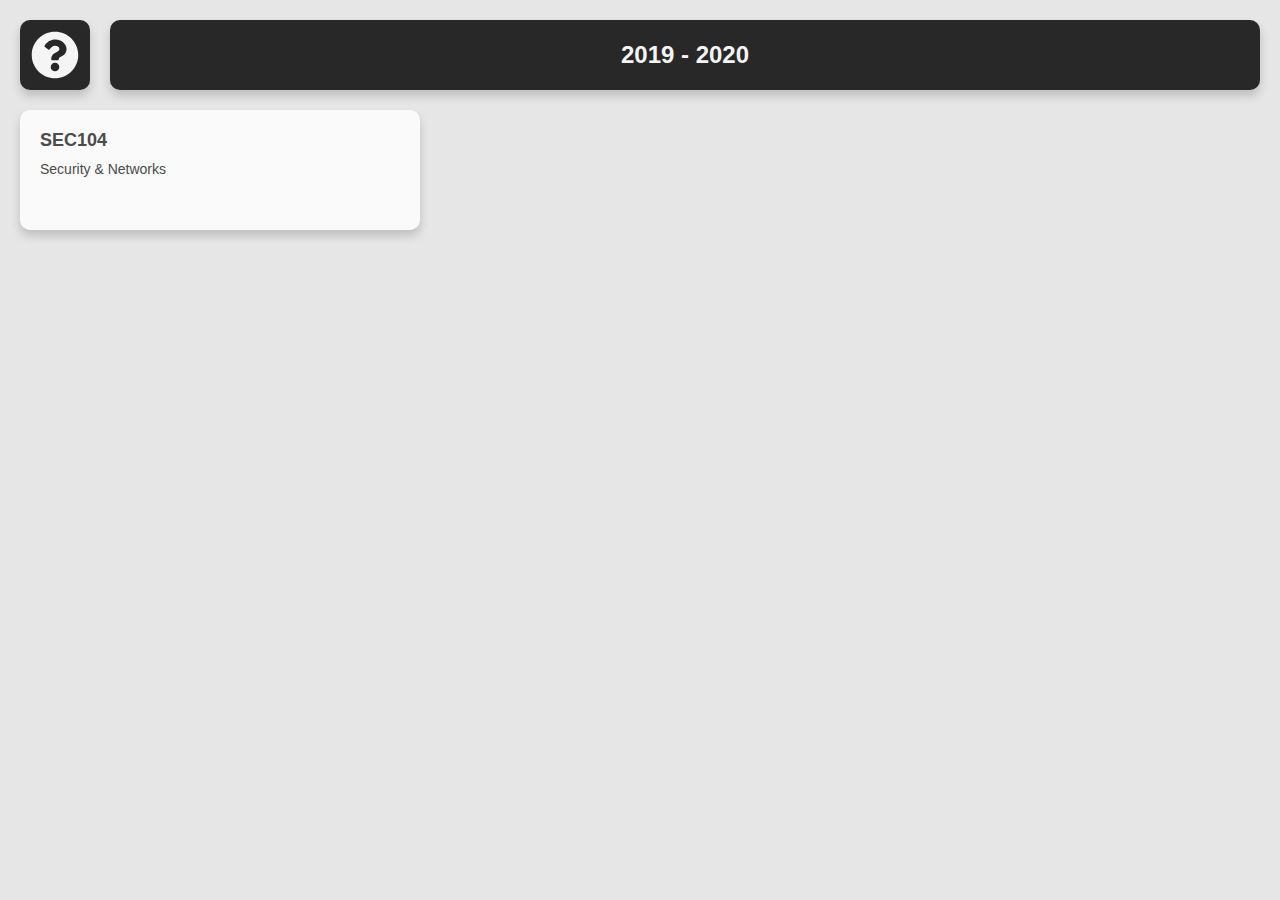
<file: index.html>
<!DOCTYPE html>
<html>
	<head>
		<link rel="stylesheet" href="./assets/css/light.css" data-color="light" class="theme-css">
		<link rel="stylesheet" href="./assets/css/resize.css">
		<link rel="apple-touch-icon" sizes="180x180" href="./assets/img/favicon/apple-touch-icon.png">
		<link rel="icon" type="image/png" sizes="32x32" href="./assets/img/favicon/favicon-32x32.png">
		<link rel="icon" type="image/png" sizes="16x16" href="./assets/img/favicon/favicon-16x16.png">
		<link rel="manifest" href="./assets/img/favicon/site.webmanifest">
		<link rel="mask-icon" href="./assets/img/favicon/safari-pinned-tab.svg" color="#5bbad5">
		<link rel="shortcut icon" href="./assets/img/favicon/favicon.ico">
		<meta name="msapplication-TileColor" content="#2d89ef">
		<meta name="msapplication-config" content="./assets/img/favicon/browserconfig.xml">
		<meta name="viewport" content="width=device-width, initial-scale=1.0">
		<meta name="mobile-web-app-capable" content="yes">
		<meta name="theme-color" content="#141414">
		<script src="./assets/js/main.js" class="js-file"></script>
		<title>University Revision Notes</title>
	</head>
	<body>
		<div class="cards-wrapper noselect">
			<a href="https://www.github.com/Xtrendence/University-Revision/">
				<svg class="help-icon" xmlns="http://www.w3.org/2000/svg" viewBox="0 0 512 512"><path d="M504 256c0 136.997-111.043 248-248 248S8 392.997 8 256C8 119.083 119.043 8 256 8s248 111.083 248 248zM262.655 90c-54.497 0-89.255 22.957-116.549 63.758-3.536 5.286-2.353 12.415 2.715 16.258l34.699 26.31c5.205 3.947 12.621 3.008 16.665-2.122 17.864-22.658 30.113-35.797 57.303-35.797 20.429 0 45.698 13.148 45.698 32.958 0 14.976-12.363 22.667-32.534 33.976C247.128 238.528 216 254.941 216 296v4c0 6.627 5.373 12 12 12h56c6.627 0 12-5.373 12-12v-1.333c0-28.462 83.186-29.647 83.186-106.667 0-58.002-60.165-102-116.531-102zM256 338c-25.365 0-46 20.635-46 46 0 25.364 20.635 46 46 46s46-20.636 46-46c0-25.365-20.635-46-46-46z"/></svg>
			</a>
			<span class="card-divider one-icon">2019 - 2020</span>
			<a href="./modules/sec104/index.html">
				<div class="card">
					<span class="card-title">SEC104</span>
					<span class="card-subtitle">Security &amp; Networks</span>
				</div>
			</a>
		</div>
	</body>
</html>
</file>
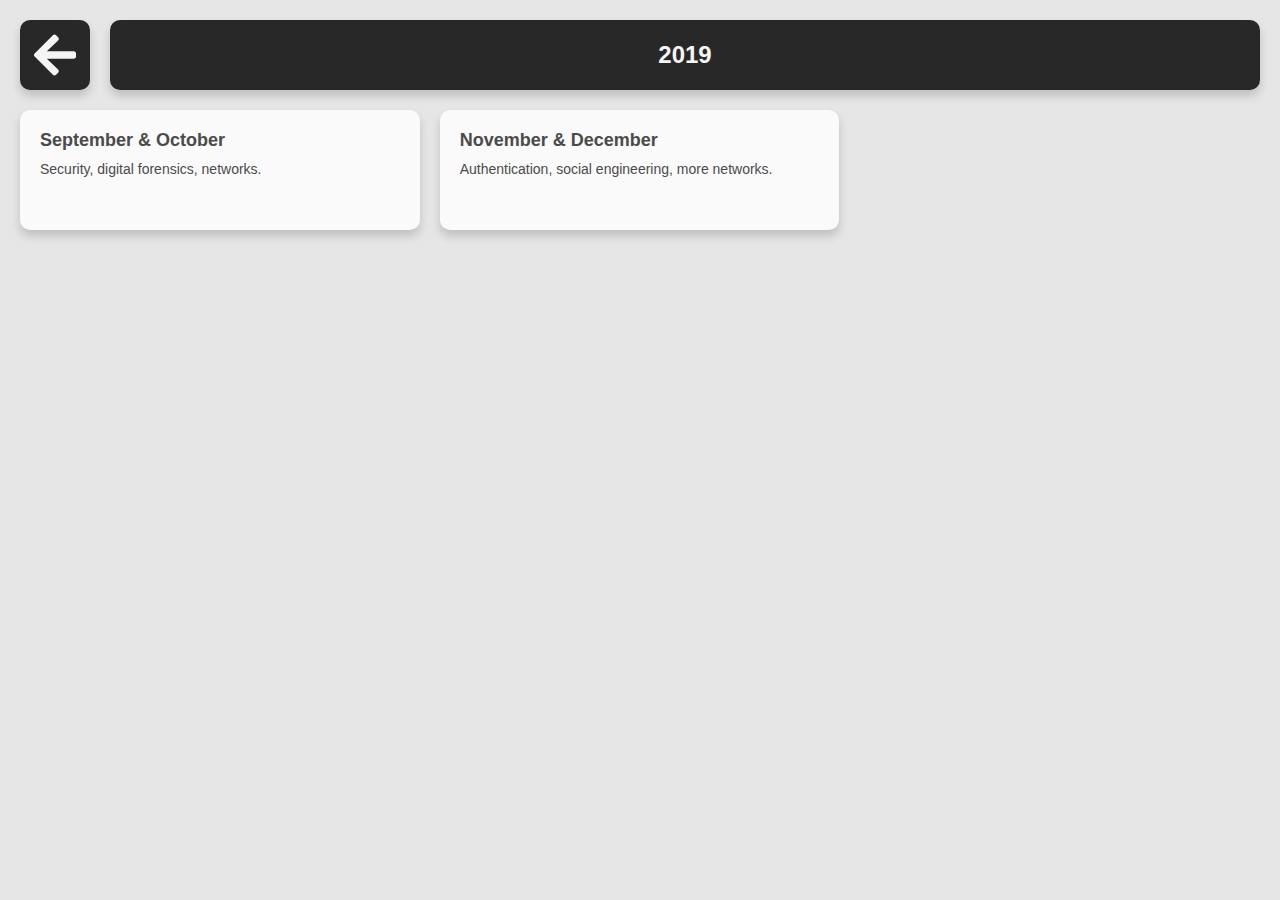
<file: modules/sec104/index.html>
<!DOCTYPE html>
<html>
	<head>
		<link rel="apple-touch-icon" sizes="180x180" href="../../assets/img/favicon/apple-touch-icon.png">
		<link rel="icon" type="image/png" sizes="32x32" href="../../assets/img/favicon/favicon-32x32.png">
		<link rel="icon" type="image/png" sizes="16x16" href="../../assets/img/favicon/favicon-16x16.png">
		<link rel="manifest" href="../../assets/img/favicon/site.webmanifest">
		<link rel="mask-icon" href="../../assets/img/favicon/safari-pinned-tab.svg" color="#5bbad5">
		<link rel="shortcut icon" href="../../assets/img/favicon/favicon.ico">
		<meta name="msapplication-TileColor" content="#2d89ef">
		<meta name="msapplication-config" content="../../assets/img/favicon/browserconfig.xml">
		<link rel="stylesheet" href="../../assets/css/light.css" data-color="light" class="theme-css">
		<link rel="stylesheet" href="../../assets/css/resize.css">
		<meta name="viewport" content="width=device-width, initial-scale=1.0">
		<meta name="mobile-web-app-capable" content="yes">
		<meta name="theme-color" content="#141414">
		<script src="../../assets/js/main.js" class="js-file"></script>
		<title>SEC104 Revision Notes</title>
	</head>
	<body>
		<div class="cards-wrapper noselect">
			<a href="../../index.html">
				<svg class="back-icon" xmlns="http://www.w3.org/2000/svg" viewBox="0 0 448 512"><path d="M257.5 445.1l-22.2 22.2c-9.4 9.4-24.6 9.4-33.9 0L7 273c-9.4-9.4-9.4-24.6 0-33.9L201.4 44.7c9.4-9.4 24.6-9.4 33.9 0l22.2 22.2c9.5 9.5 9.3 25-.4 34.3L136.6 216H424c13.3 0 24 10.7 24 24v32c0 13.3-10.7 24-24 24H136.6l120.5 114.8c9.8 9.3 10 24.8.4 34.3z"/></svg>
			</a>
			<span class="card-divider one-icon">2019</span>
			<a href="./september-october/index.html">
				<div class="card">
					<span class="card-title">September &amp; October</span>
					<span class="card-subtitle">Security, digital forensics, networks.</span>
				</div>
			</a>
			<a href="./november-december/index.html">
				<div class="card">
					<span class="card-title">November &amp; December</span>
					<span class="card-subtitle">Authentication, social engineering, more networks.</span>
				</div>
			</a>
			<!-- <span class="card-divider">2020</span> -->
		</div>
	</body>
</html>
</file>
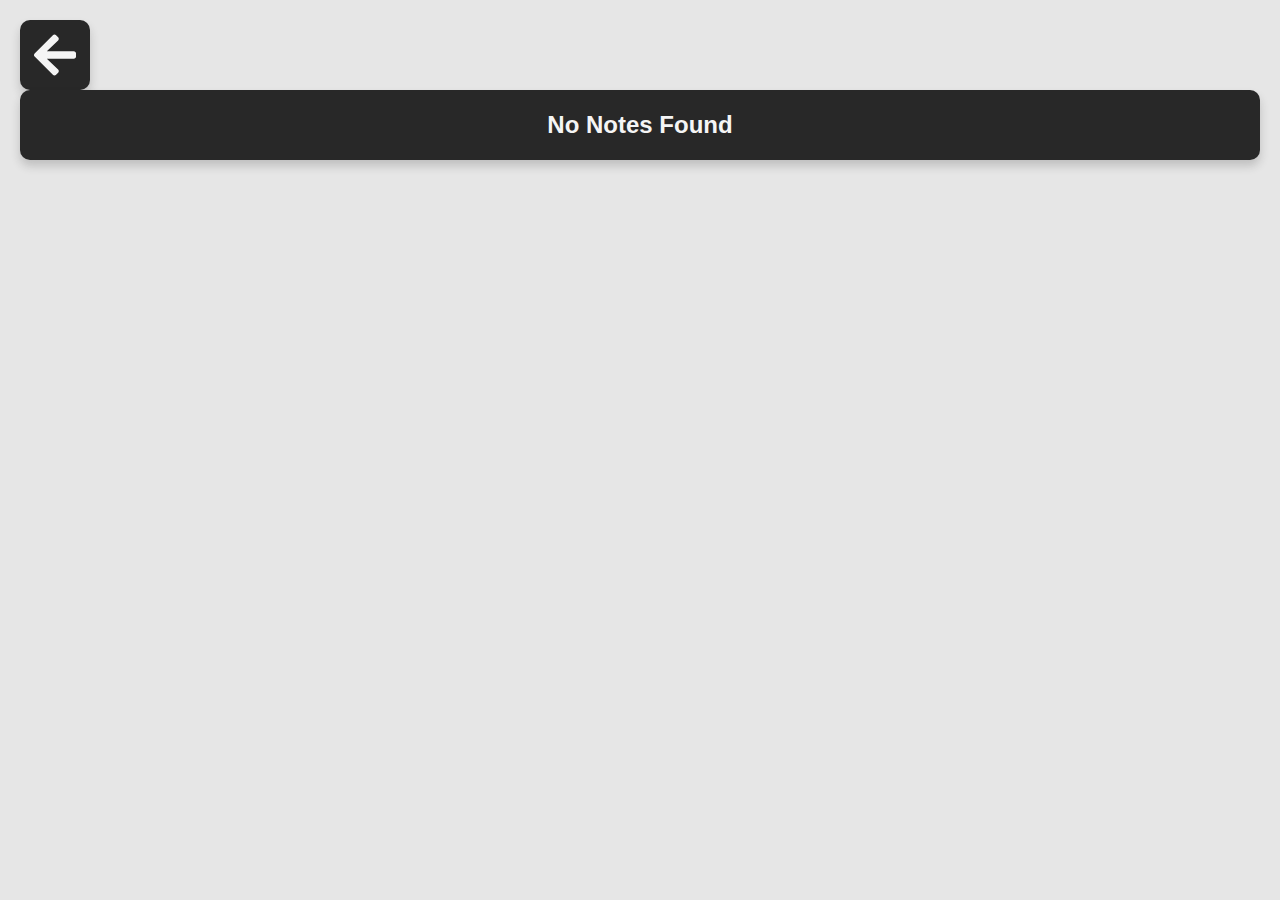
<file: modules/soft152/index.html>
<!DOCTYPE html>
<html>
	<head>
		<link rel="apple-touch-icon" sizes="180x180" href="../../assets/img/favicon/apple-touch-icon.png">
		<link rel="icon" type="image/png" sizes="32x32" href="../../assets/img/favicon/favicon-32x32.png">
		<link rel="icon" type="image/png" sizes="16x16" href="../../assets/img/favicon/favicon-16x16.png">
		<link rel="manifest" href="../../assets/img/favicon/site.webmanifest">
		<link rel="mask-icon" href="../../assets/img/favicon/safari-pinned-tab.svg" color="#5bbad5">
		<link rel="shortcut icon" href="../../assets/img/favicon/favicon.ico">
		<meta name="msapplication-TileColor" content="#2d89ef">
		<meta name="msapplication-config" content="../../assets/img/favicon/browserconfig.xml">
		<link rel="stylesheet" href="../../assets/css/light.css" data-color="light" class="theme-css">
		<link rel="stylesheet" href="../../assets/css/resize.css">
		<meta name="viewport" content="width=device-width, initial-scale=1.0">
		<meta name="mobile-web-app-capable" content="yes">
		<meta name="theme-color" content="#141414">
		<script src="../../assets/js/main.js" class="js-file"></script>
		<title>SOFT152 Revision Notes</title>
	</head>
	<body>
		<div class="cards-wrapper noselect">
			<a href="../../index.html">
				<svg class="back-icon" xmlns="http://www.w3.org/2000/svg" viewBox="0 0 448 512"><path d="M257.5 445.1l-22.2 22.2c-9.4 9.4-24.6 9.4-33.9 0L7 273c-9.4-9.4-9.4-24.6 0-33.9L201.4 44.7c9.4-9.4 24.6-9.4 33.9 0l22.2 22.2c9.5 9.5 9.3 25-.4 34.3L136.6 216H424c13.3 0 24 10.7 24 24v32c0 13.3-10.7 24-24 24H136.6l120.5 114.8c9.8 9.3 10 24.8.4 34.3z"/></svg>
			</a>
			<span class="card-divider">2019</span>
			<!-- <a href="">
				<div class="card">
					<span class="card-title"></span>
					<span class="card-subtitle"></span>
				</div>
			</a> -->
		</div>
	</body>
</html>
</file>
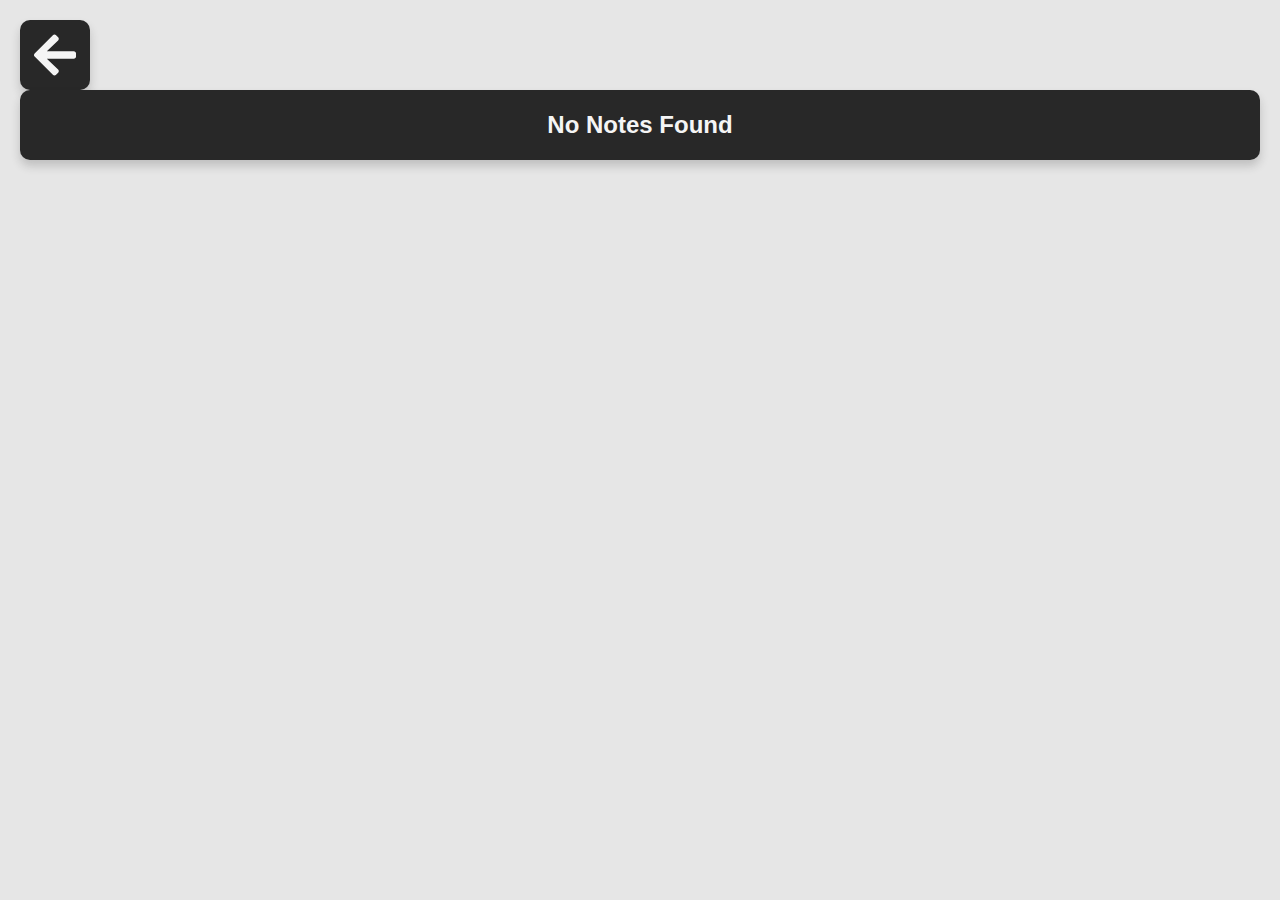
<file: modules/soft166/index.html>
<!DOCTYPE html>
<html>
	<head>
		<link rel="apple-touch-icon" sizes="180x180" href="../../assets/img/favicon/apple-touch-icon.png">
		<link rel="icon" type="image/png" sizes="32x32" href="../../assets/img/favicon/favicon-32x32.png">
		<link rel="icon" type="image/png" sizes="16x16" href="../../assets/img/favicon/favicon-16x16.png">
		<link rel="manifest" href="../../assets/img/favicon/site.webmanifest">
		<link rel="mask-icon" href="../../assets/img/favicon/safari-pinned-tab.svg" color="#5bbad5">
		<link rel="shortcut icon" href="../../assets/img/favicon/favicon.ico">
		<meta name="msapplication-TileColor" content="#2d89ef">
		<meta name="msapplication-config" content="../../assets/img/favicon/browserconfig.xml">
		<link rel="stylesheet" href="../../assets/css/light.css" data-color="light" class="theme-css">
		<link rel="stylesheet" href="../../assets/css/resize.css">
		<meta name="viewport" content="width=device-width, initial-scale=1.0">
		<meta name="mobile-web-app-capable" content="yes">
		<meta name="theme-color" content="#141414">
		<script src="../../assets/js/main.js" class="js-file"></script>
		<title>SOFT166 Revision Notes</title>
	</head>
	<body>
		<div class="cards-wrapper noselect">
			<a href="../../index.html">
				<svg class="back-icon" xmlns="http://www.w3.org/2000/svg" viewBox="0 0 448 512"><path d="M257.5 445.1l-22.2 22.2c-9.4 9.4-24.6 9.4-33.9 0L7 273c-9.4-9.4-9.4-24.6 0-33.9L201.4 44.7c9.4-9.4 24.6-9.4 33.9 0l22.2 22.2c9.5 9.5 9.3 25-.4 34.3L136.6 216H424c13.3 0 24 10.7 24 24v32c0 13.3-10.7 24-24 24H136.6l120.5 114.8c9.8 9.3 10 24.8.4 34.3z"/></svg>
			</a>
			<span class="card-divider">2019</span>
			<!-- <a href="">
				<div class="card">
					<span class="card-title"></span>
					<span class="card-subtitle"></span>
				</div>
			</a> -->
		</div>
	</body>
</html>
</file>
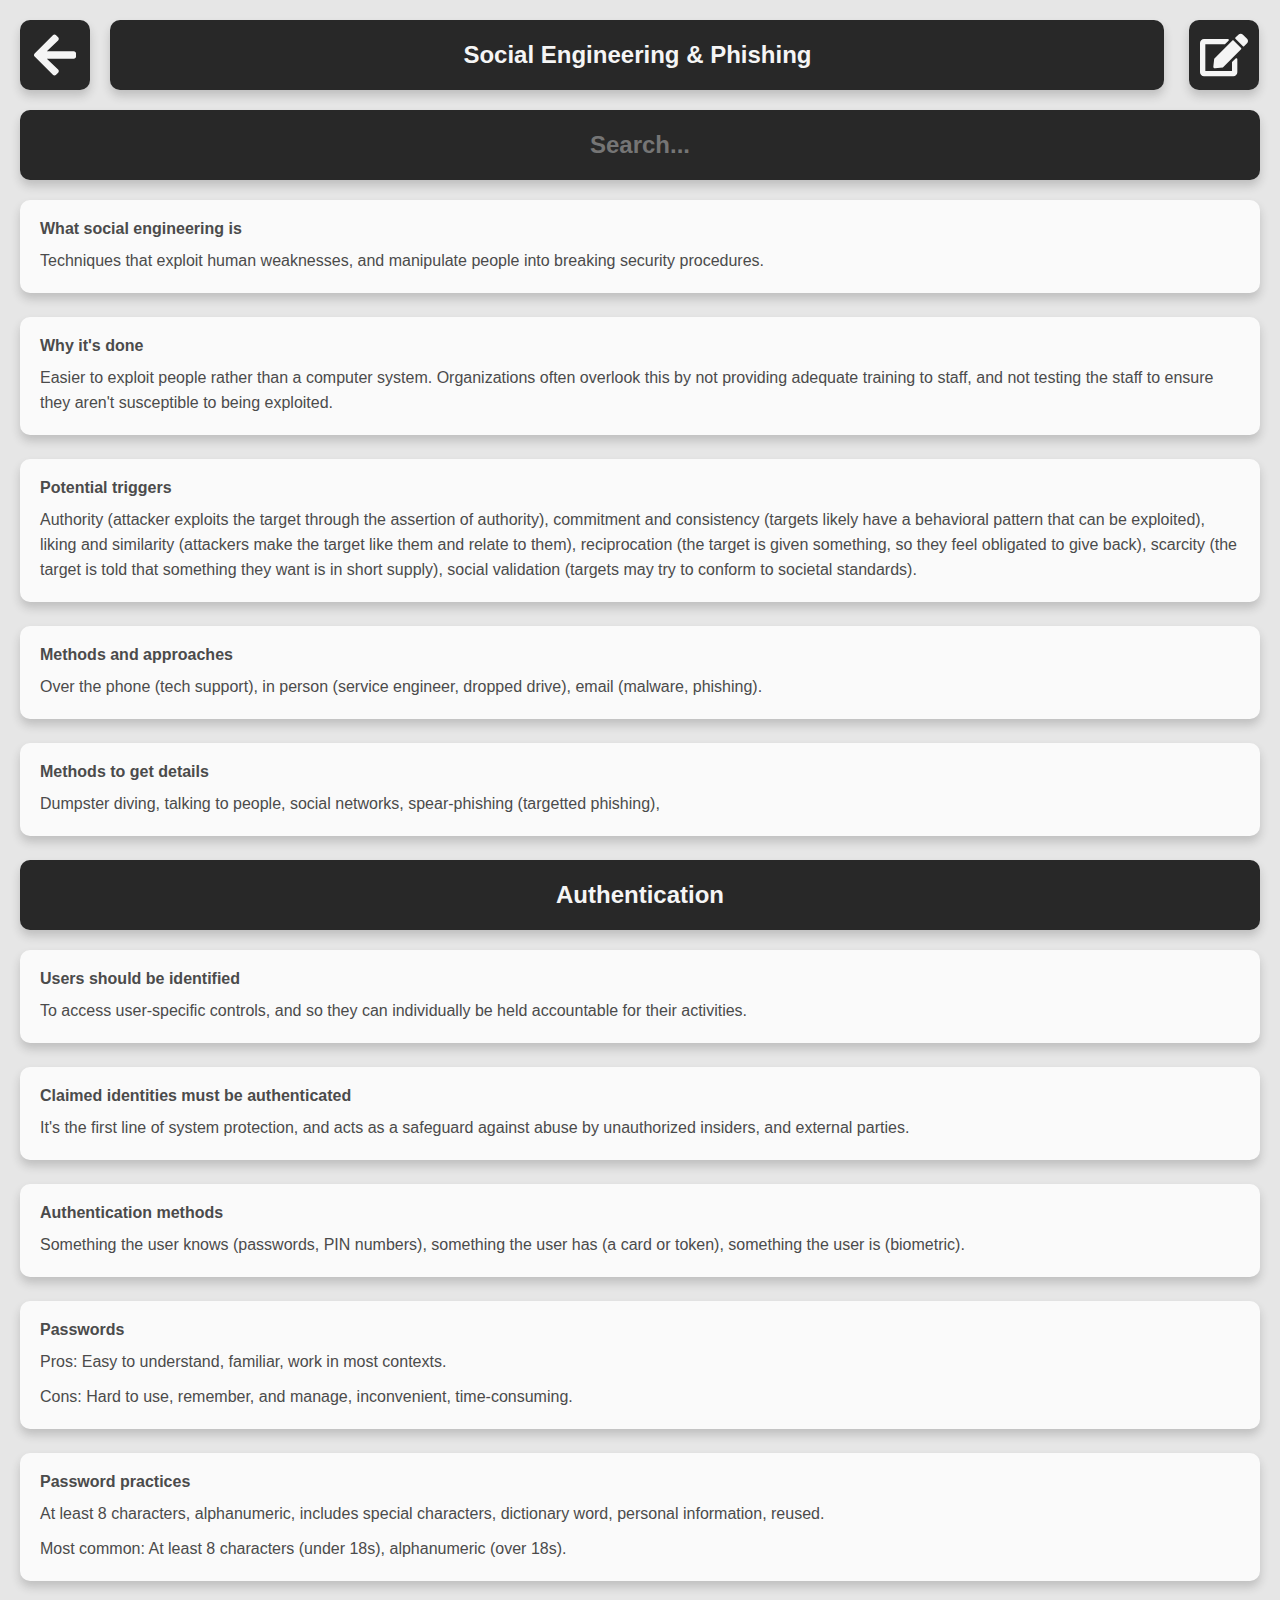
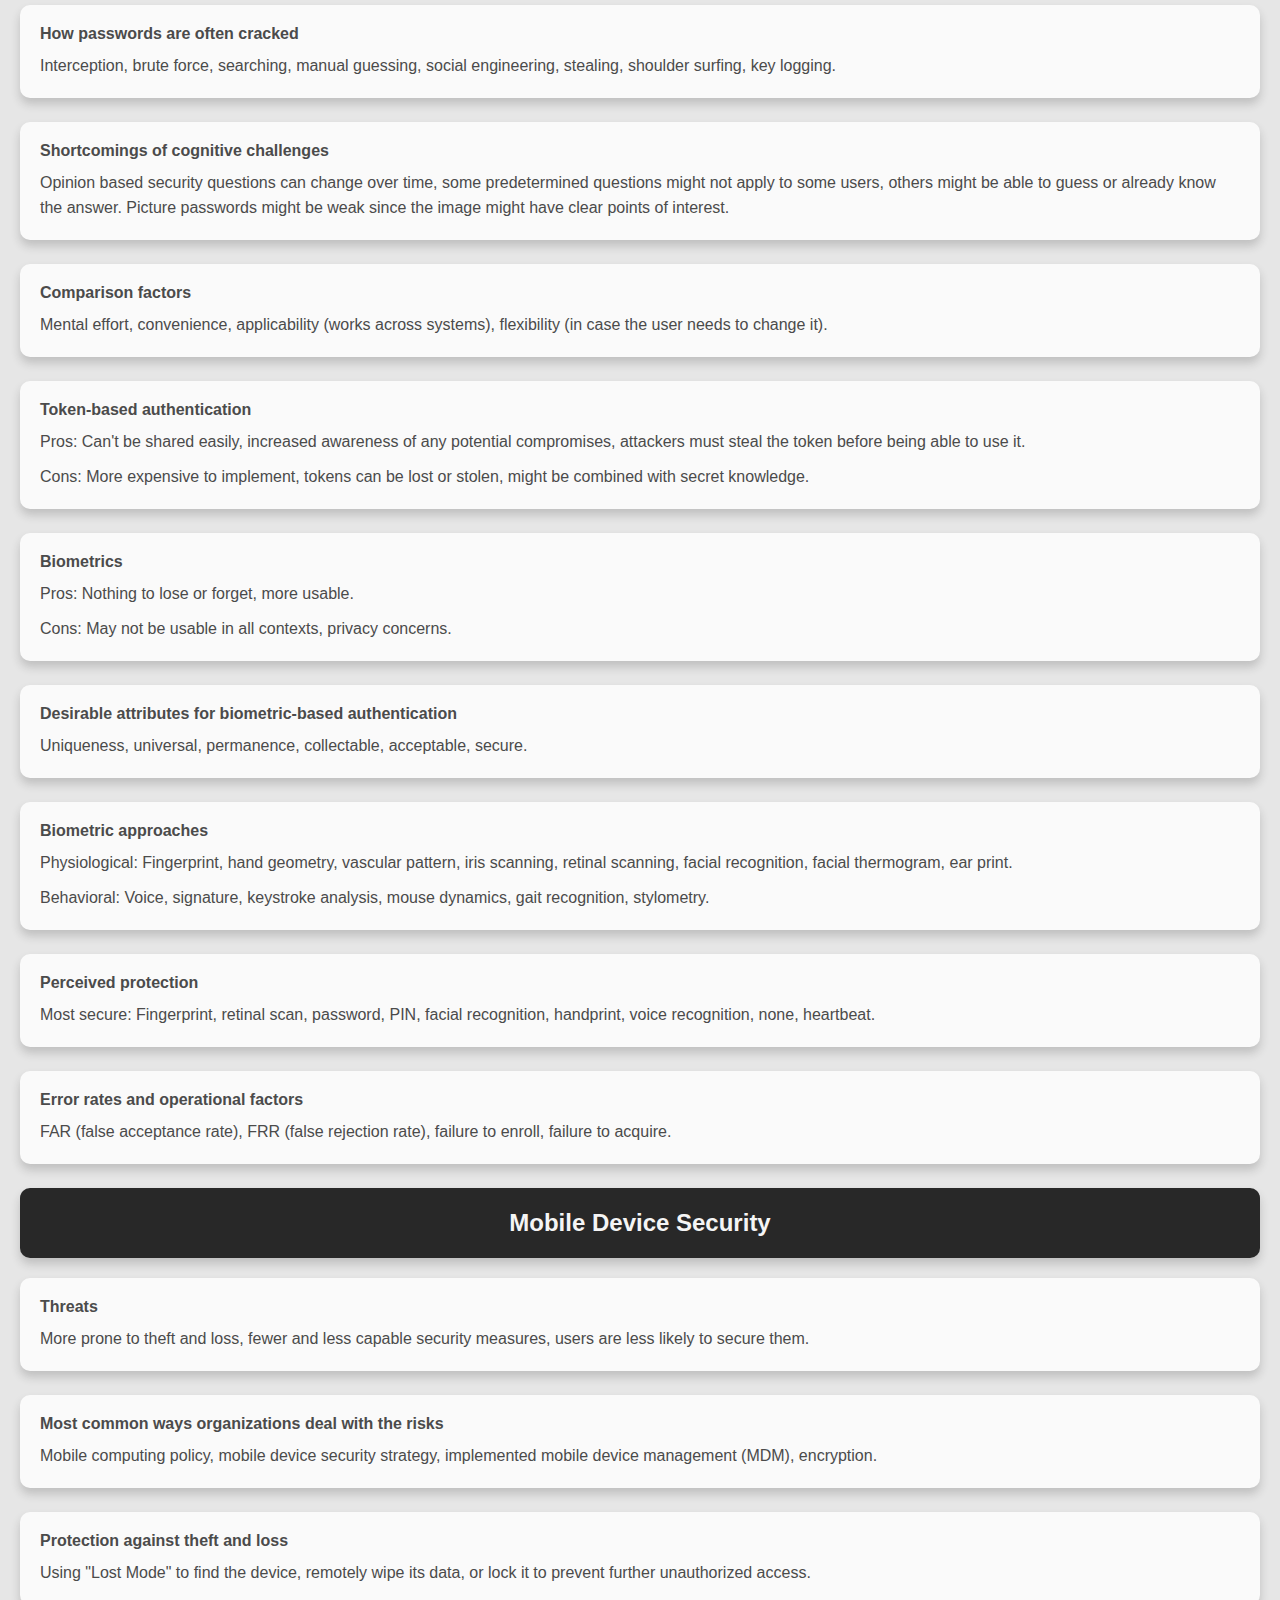
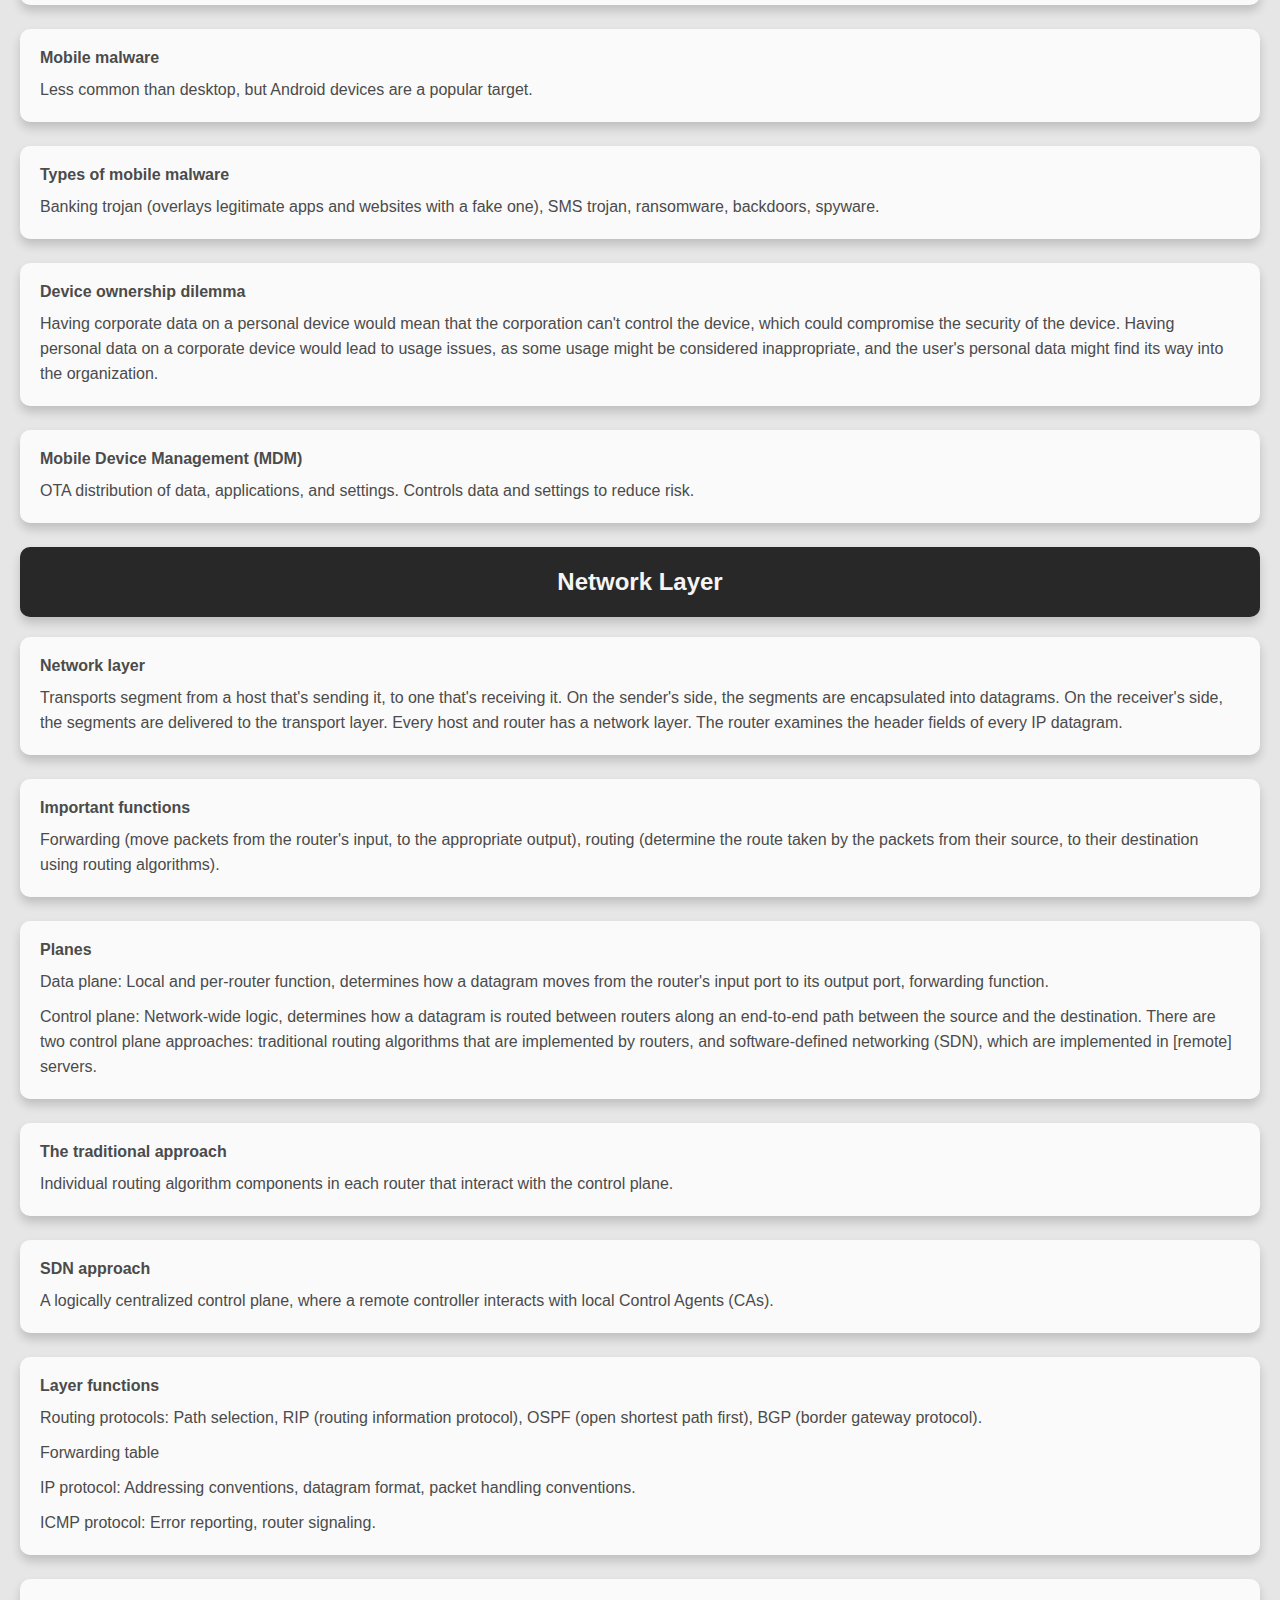
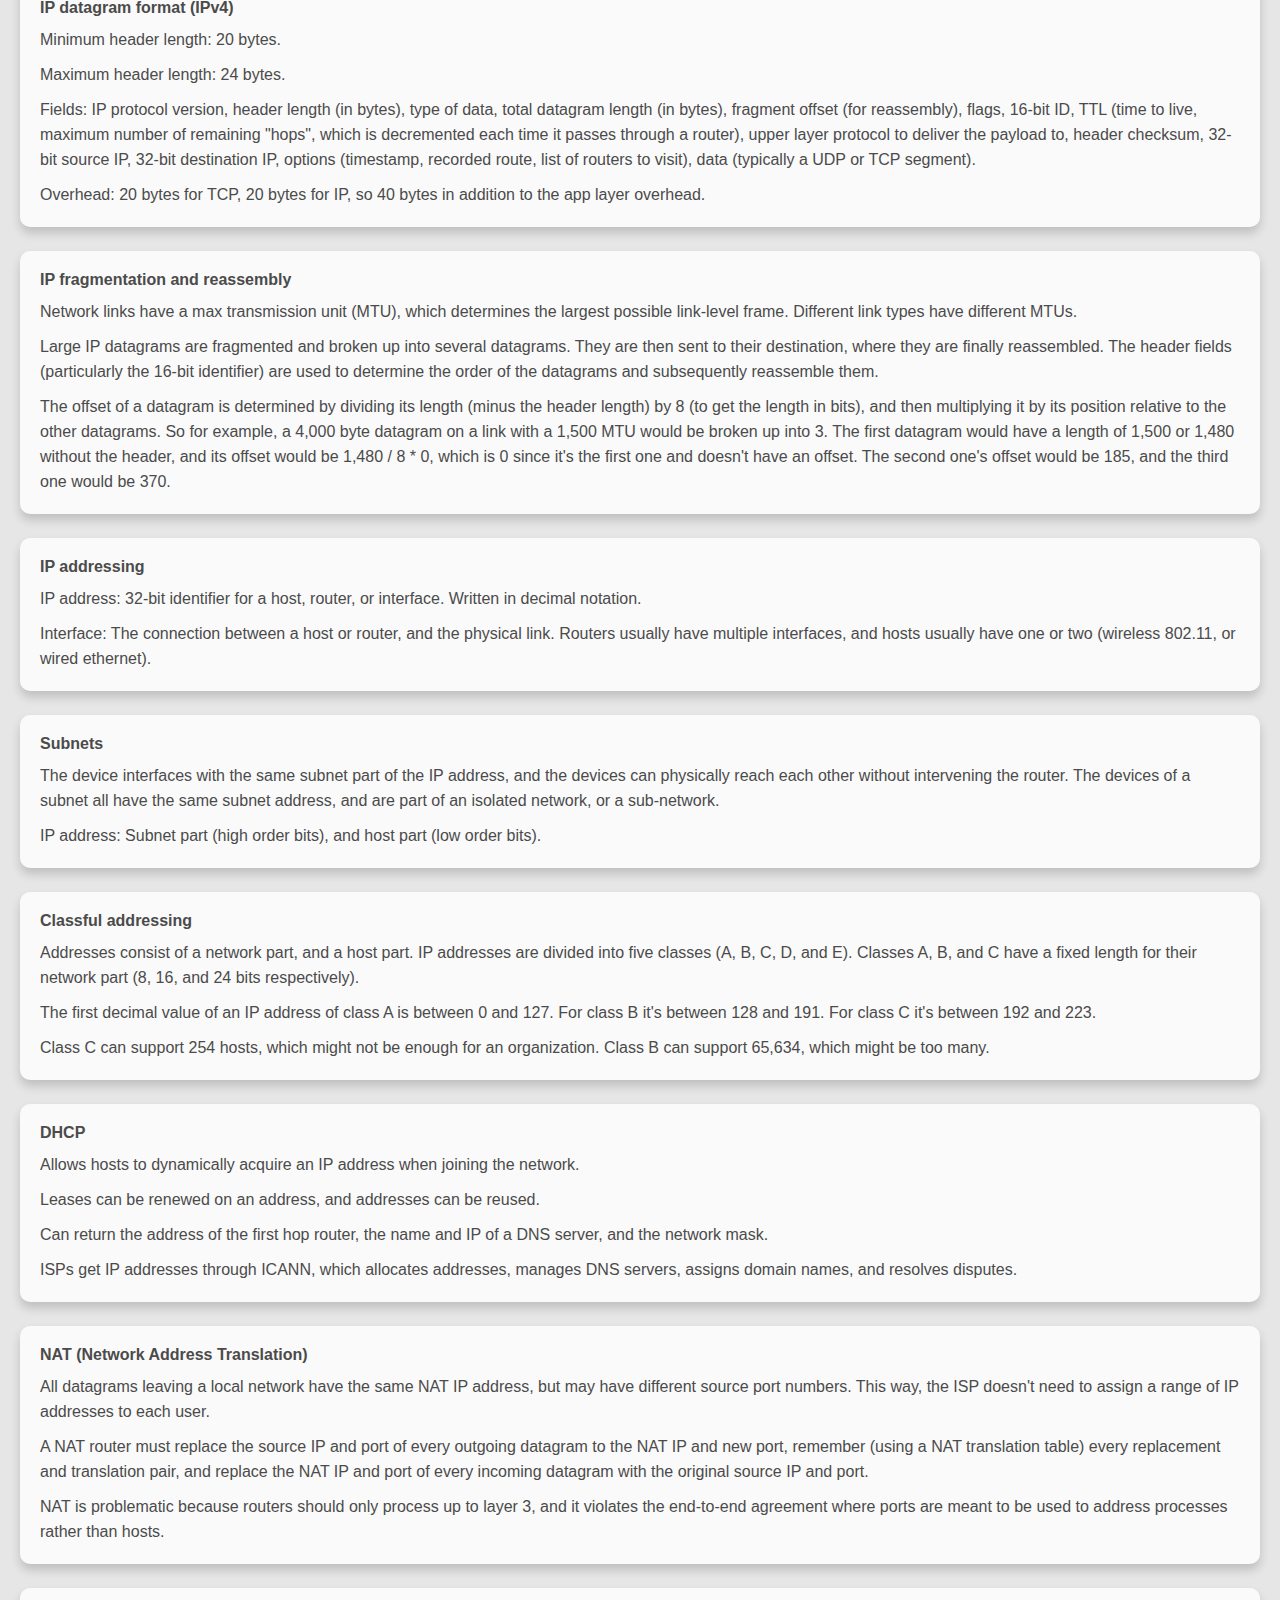
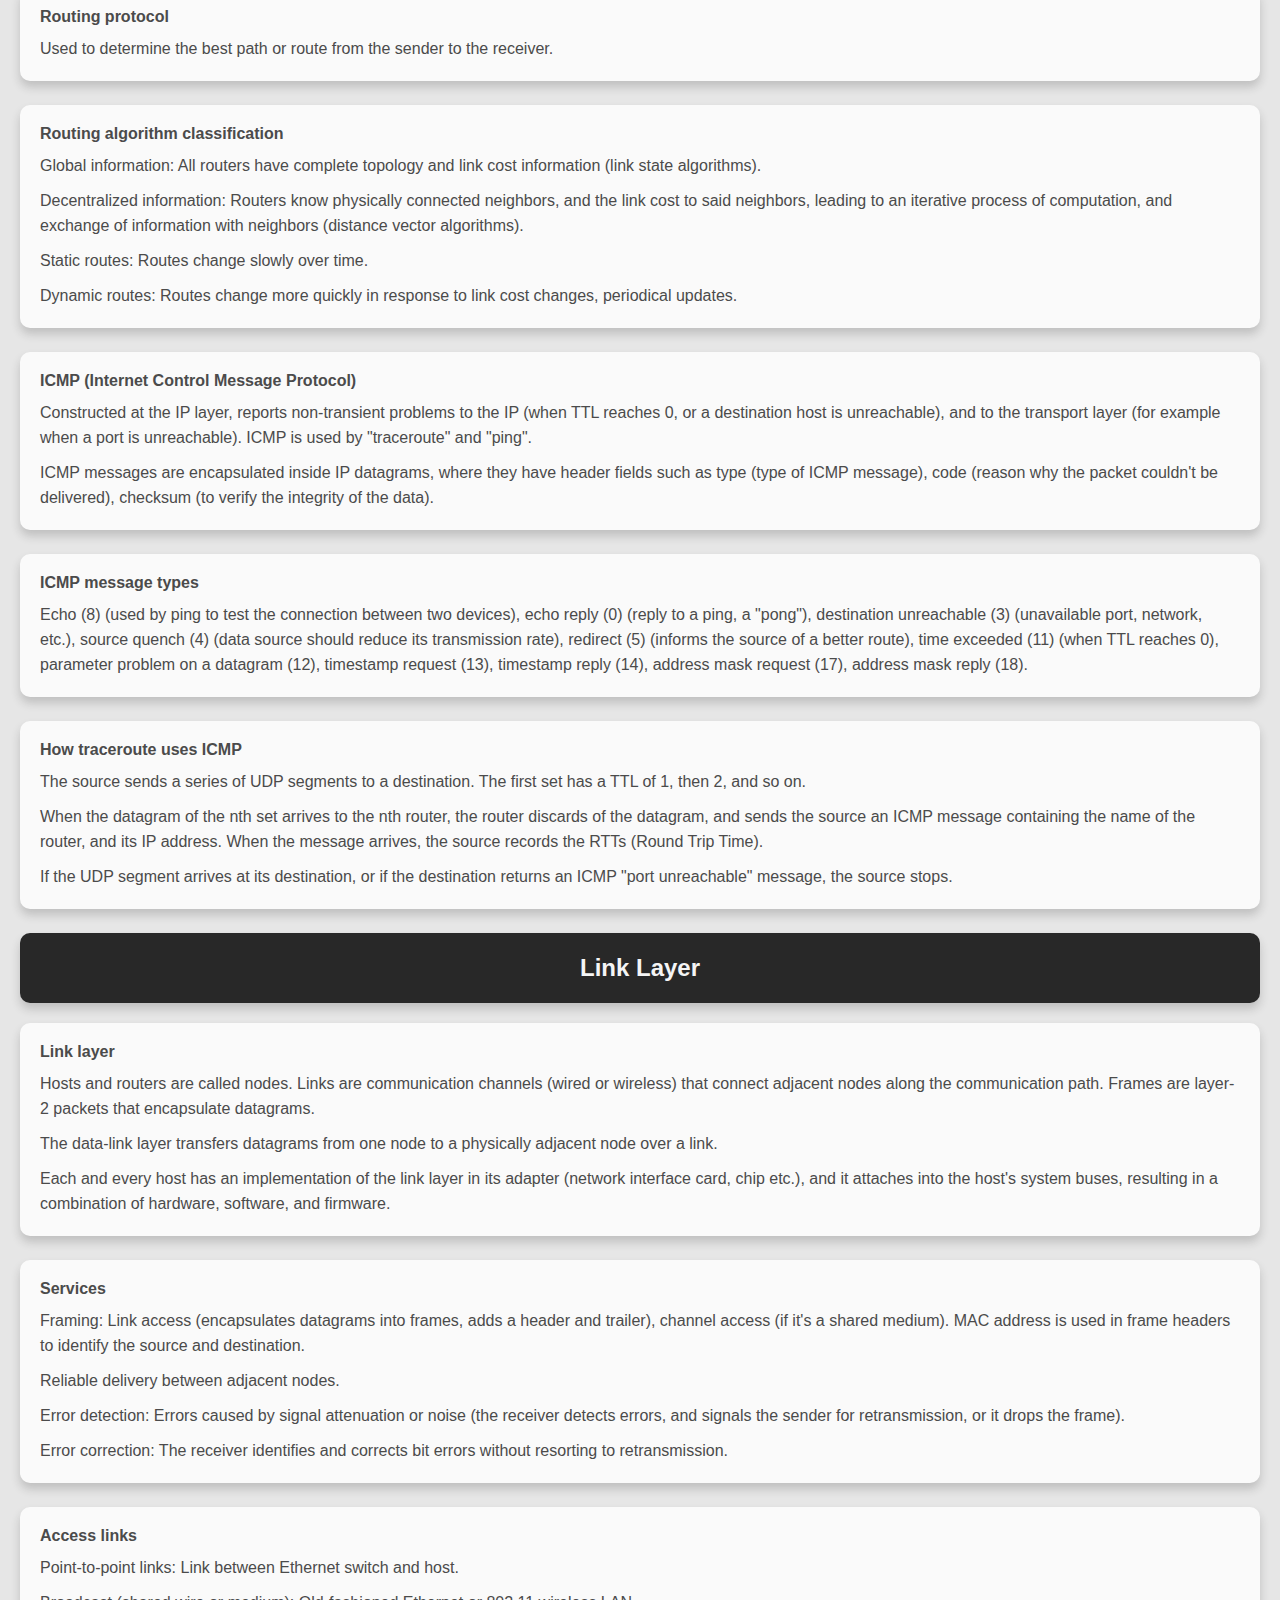
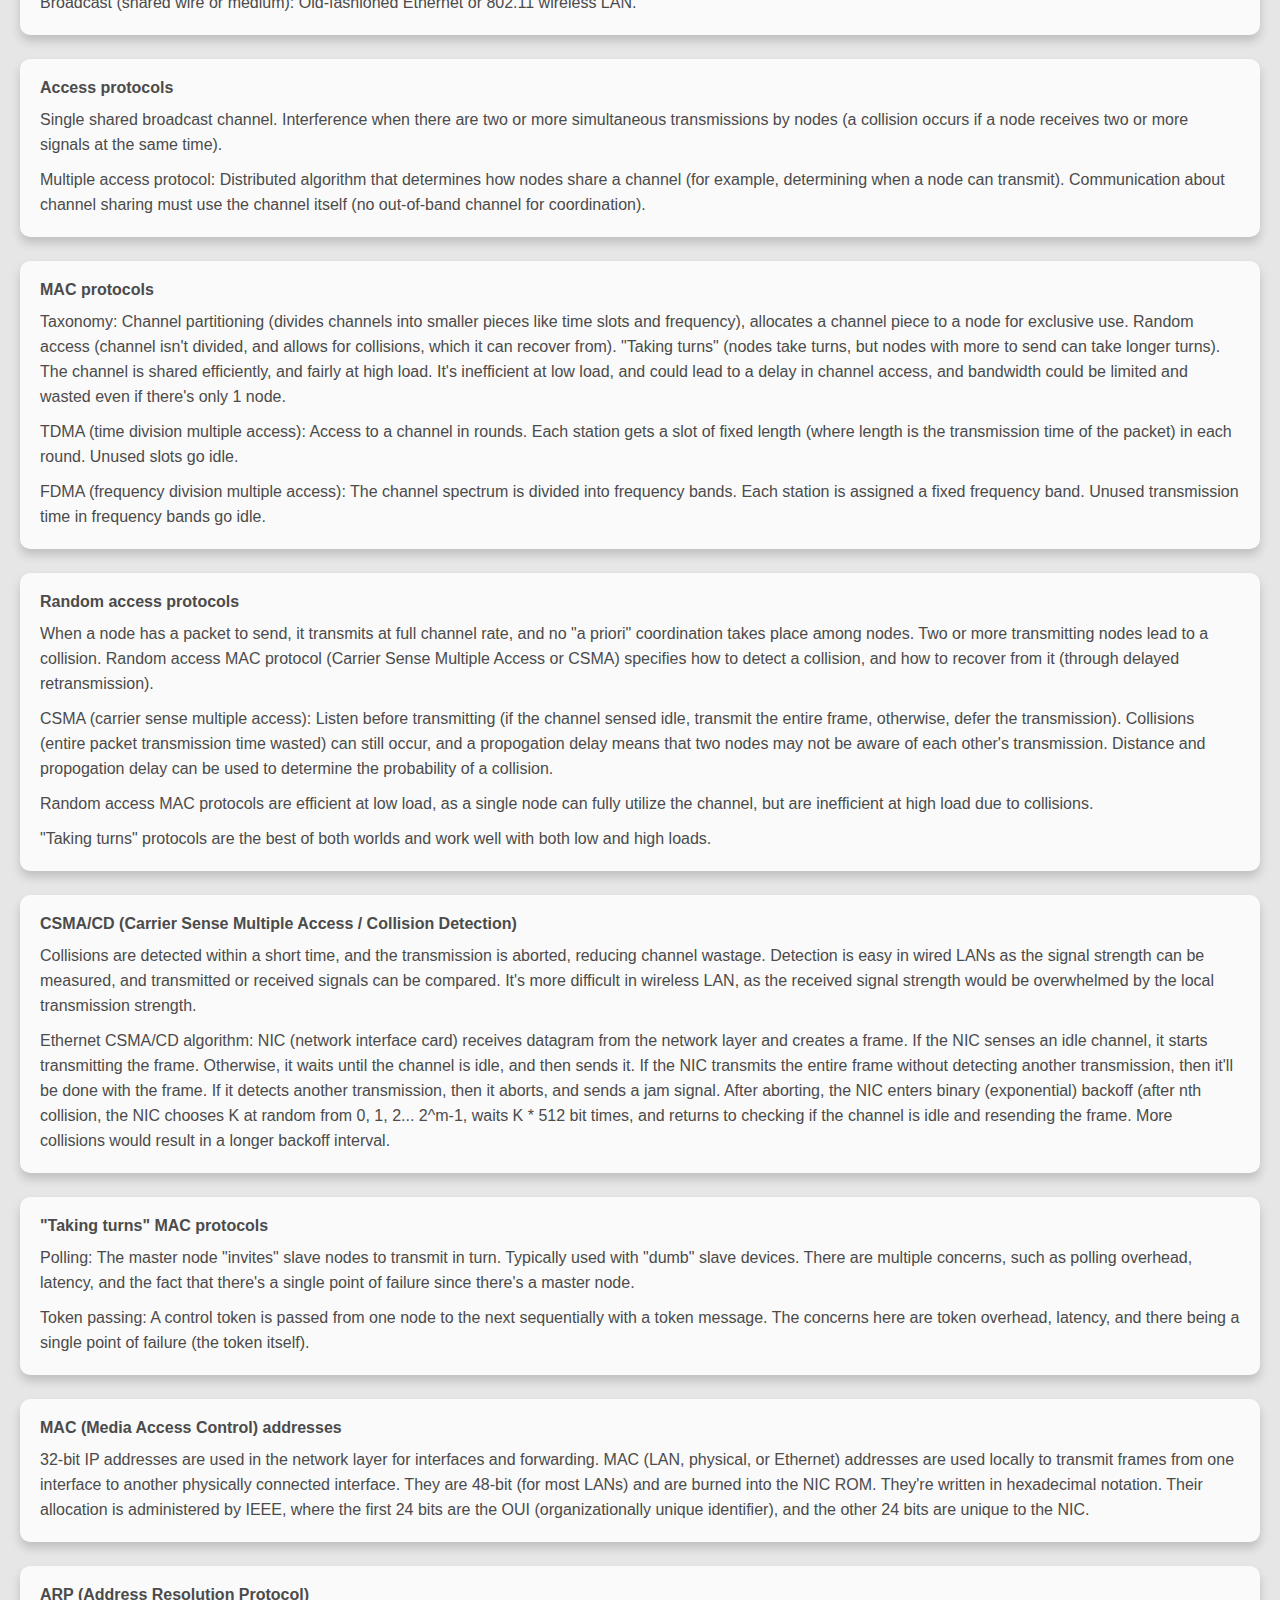
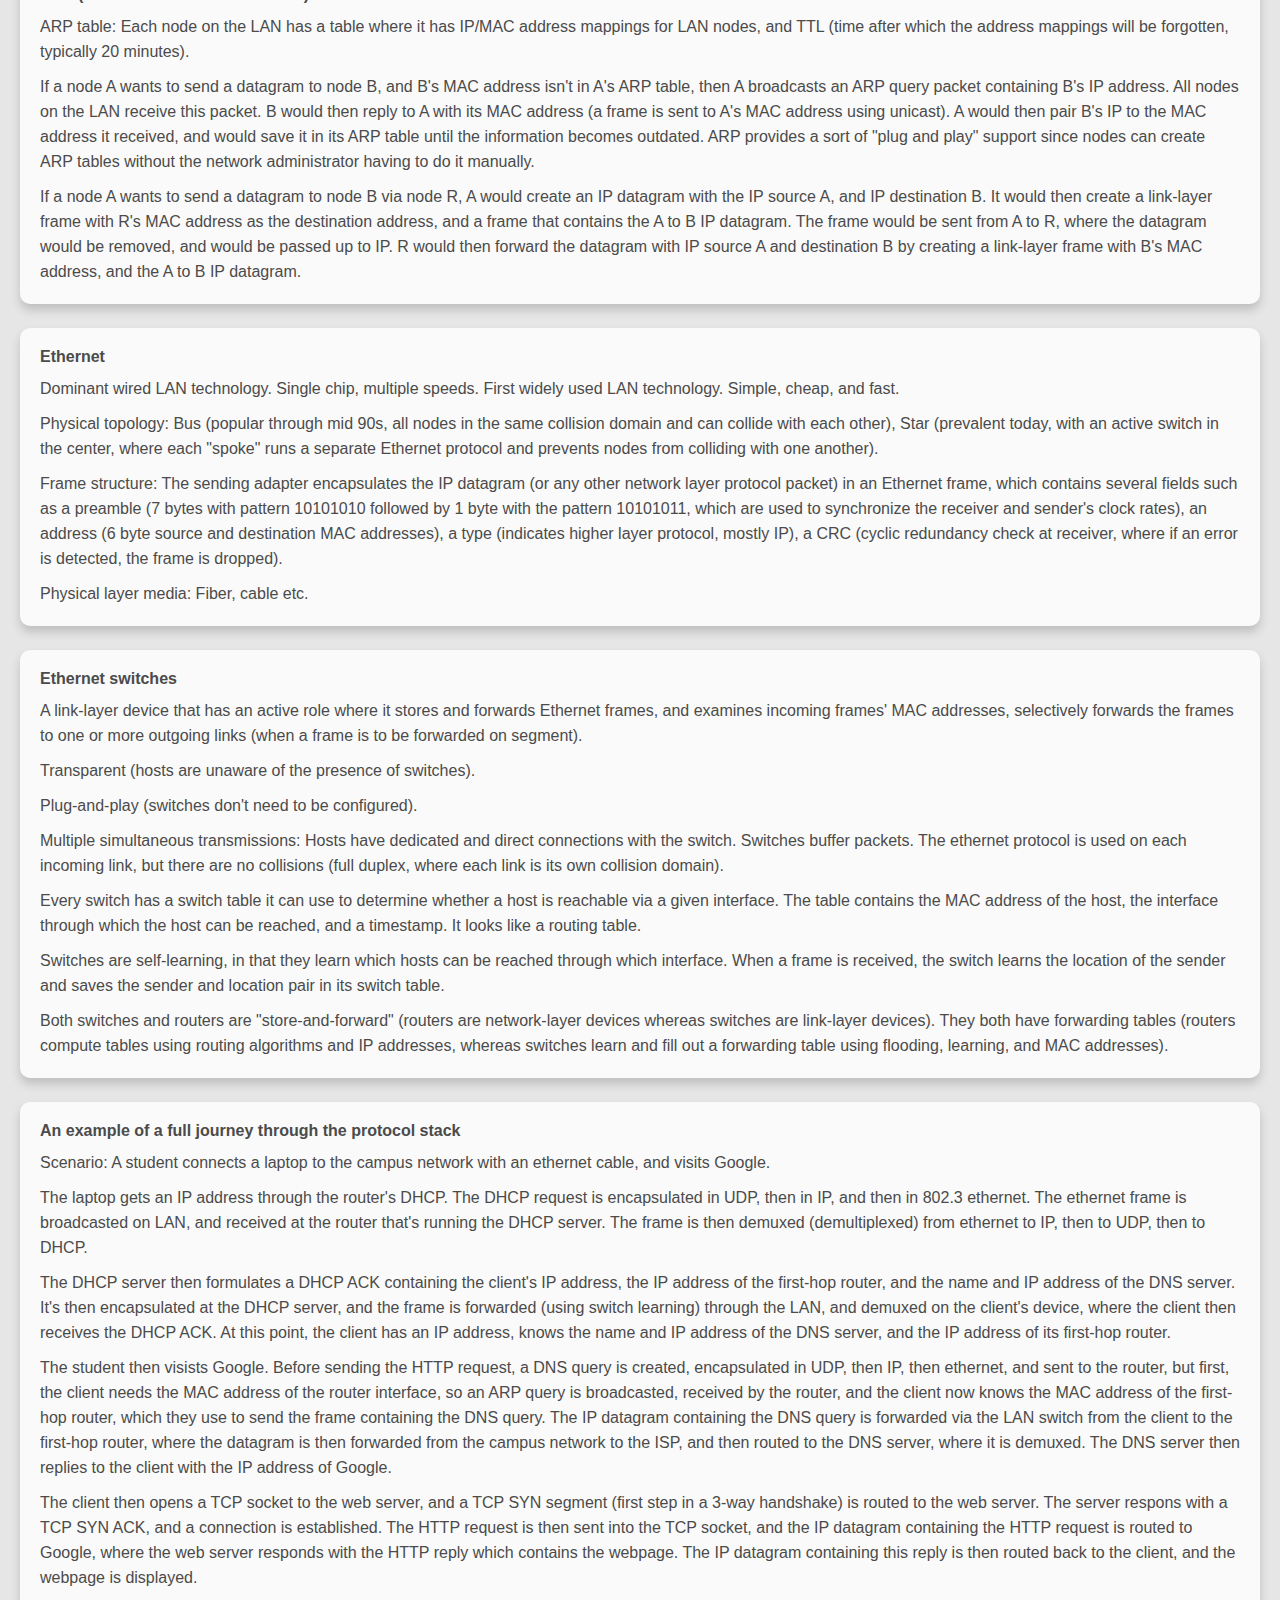
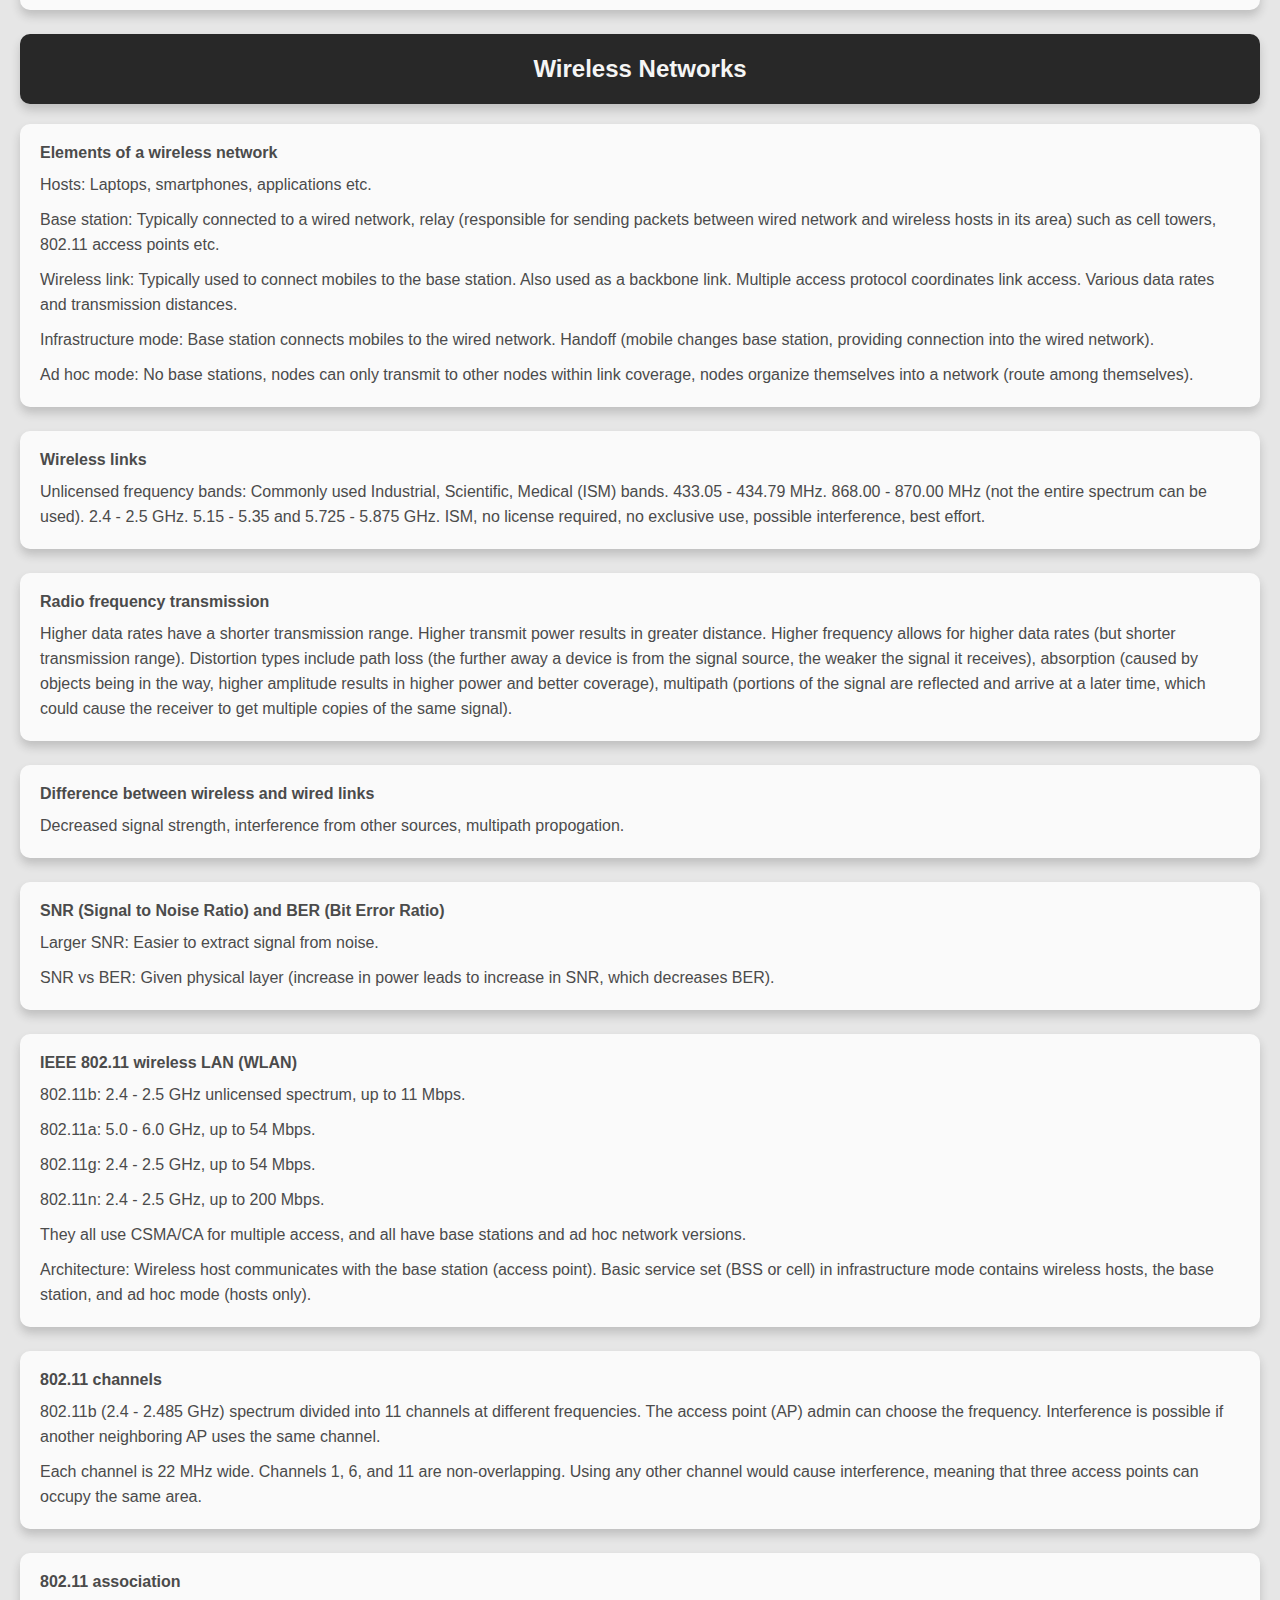
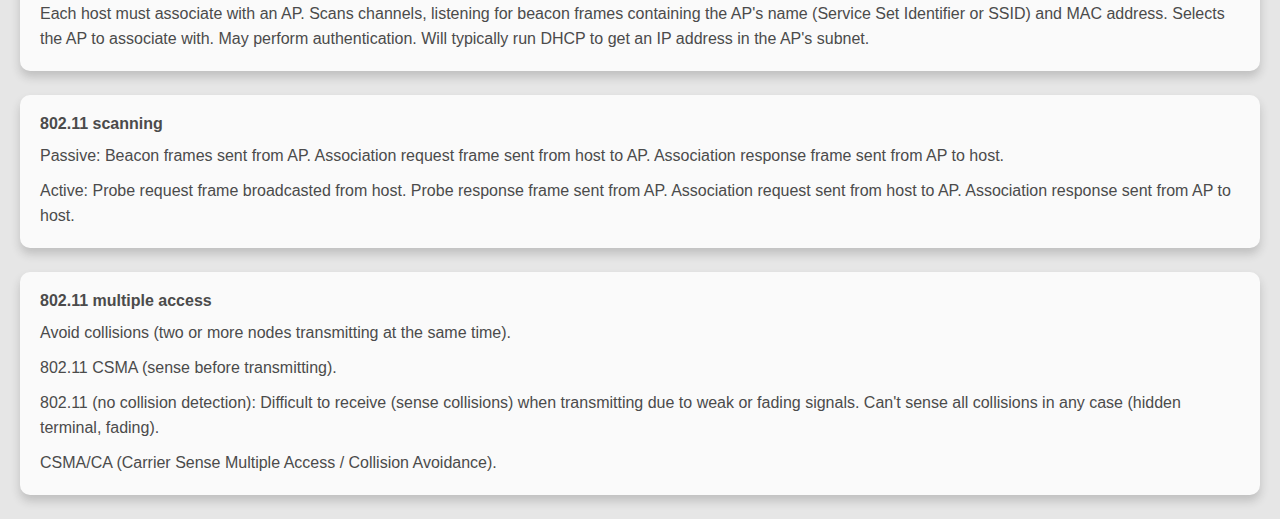
<file: modules/sec104/november-december/index.html>
<!DOCTYPE html>
<html>
	<head>
		<link rel="apple-touch-icon" sizes="180x180" href="../../../assets/img/favicon/apple-touch-icon.png">
		<link rel="icon" type="image/png" sizes="32x32" href="../../../assets/img/favicon/favicon-32x32.png">
		<link rel="icon" type="image/png" sizes="16x16" href="../../../assets/img/favicon/favicon-16x16.png">
		<link rel="manifest" href="../../../assets/img/favicon/site.webmanifest">
		<link rel="mask-icon" href="../../../assets/img/favicon/safari-pinned-tab.svg" color="#5bbad5">
		<link rel="shortcut icon" href="../../../assets/img/favicon/favicon.ico">
		<meta name="msapplication-TileColor" content="#2d89ef">
		<meta name="msapplication-config" content="../../../assets/img/favicon/browserconfig.xml">
		<link rel="stylesheet" href="../../../assets/css/light.css" data-color="light" class="theme-css">
		<link rel="stylesheet" href="../../../assets/css/resize.css">
		<meta name="viewport" content="width=device-width, initial-scale=1.0">
		<meta name="mobile-web-app-capable" content="yes">
		<meta name="theme-color" content="#141414">
		<script src="../../../assets/js/main.js" class="js-file"></script>
		<title>SEC104 - November &amp; December - Revision Notes</title>
	</head>
	<body>
		<div class="notes-wrapper">
			<a href="../index.html">
				<svg class="back-icon" xmlns="http://www.w3.org/2000/svg" viewBox="0 0 448 512"><path d="M257.5 445.1l-22.2 22.2c-9.4 9.4-24.6 9.4-33.9 0L7 273c-9.4-9.4-9.4-24.6 0-33.9L201.4 44.7c9.4-9.4 24.6-9.4 33.9 0l22.2 22.2c9.5 9.5 9.3 25-.4 34.3L136.6 216H424c13.3 0 24 10.7 24 24v32c0 13.3-10.7 24-24 24H136.6l120.5 114.8c9.8 9.3 10 24.8.4 34.3z"/></svg>
			</a>
			<span class="notes-heading two-icons">Social Engineering &amp; Phishing</span>
			<svg class="edit-icon" xmlns="http://www.w3.org/2000/svg" viewBox="0 0 576 512"><path d="M402.6 83.2l90.2 90.2c3.8 3.8 3.8 10 0 13.8L274.4 405.6l-92.8 10.3c-12.4 1.4-22.9-9.1-21.5-21.5l10.3-92.8L388.8 83.2c3.8-3.8 10-3.8 13.8 0zm162-22.9l-48.8-48.8c-15.2-15.2-39.9-15.2-55.2 0l-35.4 35.4c-3.8 3.8-3.8 10 0 13.8l90.2 90.2c3.8 3.8 10 3.8 13.8 0l35.4-35.4c15.2-15.3 15.2-40 0-55.2zM384 346.2V448H64V128h229.8c3.2 0 6.2-1.3 8.5-3.5l40-40c7.6-7.6 2.2-20.5-8.5-20.5H48C21.5 64 0 85.5 0 112v352c0 26.5 21.5 48 48 48h352c26.5 0 48-21.5 48-48V306.2c0-10.7-12.9-16-20.5-8.5l-40 40c-2.2 2.3-3.5 5.3-3.5 8.5z"/></svg>
			<input class="notes-search" placeholder="Search...">
			<div class="notes-container">
				<span class="notes-title">What social engineering is</span>
				<span class="notes-description">Techniques that exploit human weaknesses, and manipulate people into breaking security procedures.</span>
			</div>
			<div class="notes-container">
				<span class="notes-title">Why it's done</span>
				<span class="notes-description">Easier to exploit people rather than a computer system. Organizations often overlook this by not providing adequate training to staff, and not testing the staff to ensure they aren't susceptible to being exploited.</span>
			</div>
			<div class="notes-container">
				<span class="notes-title">Potential triggers</span>
				<span class="notes-description">Authority (attacker exploits the target through the assertion of authority), commitment and consistency (targets likely have a behavioral pattern that can be exploited), liking and similarity (attackers make the target like them and relate to them), reciprocation (the target is given something, so they feel obligated to give back), scarcity (the target is told that something they want is in short supply), social validation (targets may try to conform to societal standards).</span>
			</div>
			<div class="notes-container">
				<span class="notes-title">Methods and approaches</span>
				<span class="notes-description">Over the phone (tech support), in person (service engineer, dropped drive), email (malware, phishing).</span>
			</div>
			<div class="notes-container">
				<span class="notes-title">Methods to get details</span>
				<span class="notes-description">Dumpster diving, talking to people, social networks, spear-phishing (targetted phishing), </span>
			</div>
			<span class="notes-heading">Authentication</span>
			<div class="notes-container">
				<span class="notes-title">Users should be identified</span>
				<span class="notes-description">To access user-specific controls, and so they can individually be held accountable for their activities.</span>
			</div>
			<div class="notes-container">
				<span class="notes-title">Claimed identities must be authenticated</span>
				<span class="notes-description">It's the first line of system protection, and acts as a safeguard against abuse by unauthorized insiders, and external parties.</span>
			</div>
			<div class="notes-container">
				<span class="notes-title">Authentication methods</span>
				<span class="notes-description">Something the user knows (passwords, PIN numbers), something the user has (a card or token), something the user is (biometric).</span>
			</div>
			<div class="notes-container">
				<span class="notes-title">Passwords</span>
				<span class="notes-description">Pros: Easy to understand, familiar, work in most contexts.</span>
				<span class="notes-description">Cons: Hard to use, remember, and manage, inconvenient, time-consuming.</span>
			</div>
			<div class="notes-container">
				<span class="notes-title">Password practices</span>
				<span class="notes-description">At least 8 characters, alphanumeric, includes special characters, dictionary word, personal information, reused.</span>
				<span class="notes-description">Most common: At least 8 characters (under 18s), alphanumeric (over 18s).</span>
			</div>
			<div class="notes-container">
				<span class="notes-title">How passwords are often cracked</span>
				<span class="notes-description">Interception, brute force, searching, manual guessing, social engineering, stealing, shoulder surfing, key logging.</span>
			</div>
			<div class="notes-container">
				<span class="notes-title">Shortcomings of cognitive challenges</span>
				<span class="notes-description">Opinion based security questions can change over time, some predetermined questions might not apply to some users, others might be able to guess or already know the answer. Picture passwords might be weak since the image might have clear points of interest.</span>
			</div>
			<div class="notes-container">
				<span class="notes-title">Comparison factors</span>
				<span class="notes-description">Mental effort, convenience, applicability (works across systems), flexibility (in case the user needs to change it).</span>
			</div>
			<div class="notes-container">
				<span class="notes-title">Token-based authentication</span>
				<span class="notes-description">Pros: Can't be shared easily, increased awareness of any potential compromises, attackers must steal the token before being able to use it.</span>
				<span class="notes-description">Cons: More expensive to implement, tokens can be lost or stolen, might be combined with secret knowledge.</span>
			</div>
			<div class="notes-container">
				<span class="notes-title">Biometrics</span>
				<span class="notes-description">Pros: Nothing to lose or forget, more usable.</span>
				<span class="notes-description">Cons: May not be usable in all contexts, privacy concerns.</span>
			</div>
			<div class="notes-container">
				<span class="notes-title">Desirable attributes for biometric-based authentication</span>
				<span class="notes-description">Uniqueness, universal, permanence, collectable, acceptable, secure.</span>
			</div>
			<div class="notes-container">
				<span class="notes-title">Biometric approaches</span>
				<span class="notes-description">Physiological: Fingerprint, hand geometry, vascular pattern, iris scanning, retinal scanning, facial recognition, facial thermogram, ear print.</span>
				<span class="notes-description">Behavioral: Voice, signature, keystroke analysis, mouse dynamics, gait recognition, stylometry.</span>
			</div>
			<div class="notes-container">
				<span class="notes-title">Perceived protection</span>
				<span class="notes-description">Most secure: Fingerprint, retinal scan, password, PIN, facial recognition, handprint, voice recognition, none, heartbeat.</span>
			</div>
			<div class="notes-container">
				<span class="notes-title">Error rates and operational factors</span>
				<span class="notes-description">FAR (false acceptance rate), FRR (false rejection rate), failure to enroll, failure to acquire.</span>
			</div>
			<span class="notes-heading">Mobile Device Security</span>
			<div class="notes-container">
				<span class="notes-title">Threats</span>
				<span class="notes-description">More prone to theft and loss, fewer and less capable security measures, users are less likely to secure them.</span>
			</div>
			<div class="notes-container">
				<span class="notes-title">Most common ways organizations deal with the risks</span>
				<span class="notes-description">Mobile computing policy, mobile device security strategy, implemented mobile device management (MDM), encryption.</span>
			</div>
			<div class="notes-container">
				<span class="notes-title">Protection against theft and loss</span>
				<span class="notes-description">Using "Lost Mode" to find the device, remotely wipe its data, or lock it to prevent further unauthorized access.</span>
			</div>
			<div class="notes-container">
				<span class="notes-title">Mobile malware</span>
				<span class="notes-description">Less common than desktop, but Android devices are a popular target.</span>
			</div>
			<div class="notes-container">
				<span class="notes-title">Types of mobile malware</span>
				<span class="notes-description">Banking trojan (overlays legitimate apps and websites with a fake one), SMS trojan, ransomware, backdoors, spyware.</span>
			</div>
			<div class="notes-container">
				<span class="notes-title">Device ownership dilemma</span>
				<span class="notes-description">Having corporate data on a personal device would mean that the corporation can't control the device, which could compromise the security of the device. Having personal data on a corporate device would lead to usage issues, as some usage might be considered inappropriate, and the user's personal data might find its way into the organization.</span>
			</div>
			<div class="notes-container">
				<span class="notes-title">Mobile Device Management (MDM)</span>
				<span class="notes-description">OTA distribution of data, applications, and settings. Controls data and settings to reduce risk.</span>
			</div>
			<span class="notes-heading">Network Layer</span>
			<div class="notes-container">
				<span class="notes-title">Network layer</span>
				<span class="notes-description">Transports segment from a host that's sending it, to one that's receiving it. On the sender's side, the segments are encapsulated into datagrams. On the receiver's side, the segments are delivered to the transport layer. Every host and router has a network layer. The router examines the header fields of every IP datagram.</span>
			</div>
			<div class="notes-container">
				<span class="notes-title">Important functions</span>
				<span class="notes-description">Forwarding (move packets from the router's input, to the appropriate output), routing (determine the route taken by the packets from their source, to their destination using routing algorithms).</span>
			</div>
			<div class="notes-container">
				<span class="notes-title">Planes</span>
				<span class="notes-description">Data plane: Local and per-router function, determines how a datagram moves from the router's input port to its output port, forwarding function.</span>
				<span class="notes-description">Control plane: Network-wide logic, determines how a datagram is routed between routers along an end-to-end path between the source and the destination. There are two control plane approaches: traditional routing algorithms that are implemented by routers, and software-defined networking (SDN), which are implemented in [remote] servers.</span>
			</div>
			<div class="notes-container">
				<span class="notes-title">The traditional approach</span>
				<span class="notes-description">Individual routing algorithm components in each router that interact with the control plane.</span>
			</div>
			<div class="notes-container">
				<span class="notes-title">SDN approach</span>
				<span class="notes-description">A logically centralized control plane, where a remote controller interacts with local Control Agents (CAs).</span>
			</div>
			<div class="notes-container">
				<span class="notes-title">Layer functions</span>
				<span class="notes-description">Routing protocols: Path selection, RIP (routing information protocol), OSPF (open shortest path first), BGP (border gateway protocol).</span>
				<span class="notes-description">Forwarding table</span>
				<span class="notes-description">IP protocol: Addressing conventions, datagram format, packet handling conventions.</span>
				<span class="notes-description">ICMP protocol: Error reporting, router signaling.</span>
			</div>
			<div class="notes-container">
				<span class="notes-title">IP datagram format (IPv4)</span>
				<span class="notes-description">Minimum header length: 20 bytes.</span>
				<span class="notes-description">Maximum header length: 24 bytes.</span>
				<span class="notes-description">Fields: IP protocol version, header length (in bytes), type of data, total datagram length (in bytes), fragment offset (for reassembly), flags, 16-bit ID, TTL (time to live, maximum number of remaining "hops", which is decremented each time it passes through a router), upper layer protocol to deliver the payload to, header checksum, 32-bit source IP, 32-bit destination IP, options (timestamp, recorded route, list of routers to visit), data (typically a UDP or TCP segment).</span>
				<span class="notes-description">Overhead: 20 bytes for TCP, 20 bytes for IP, so 40 bytes in addition to the app layer overhead.</span>
			</div>
			<div class="notes-container">
				<span class="notes-title">IP fragmentation and reassembly</span>
				<span class="notes-description">Network links have a max transmission unit (MTU), which determines the largest possible link-level frame. Different link types have different MTUs.</span>
				<span class="notes-description">Large IP datagrams are fragmented and broken up into several datagrams. They are then sent to their destination, where they are finally reassembled. The header fields (particularly the 16-bit identifier) are used to determine the order of the datagrams and subsequently reassemble them.</span>
				<span class="notes-description">The offset of a datagram is determined by dividing its length (minus the header length) by 8 (to get the length in bits), and then multiplying it by its position relative to the other datagrams. So for example, a 4,000 byte datagram on a link with a 1,500 MTU would be broken up into 3. The first datagram would have a length of 1,500 or 1,480 without the header, and its offset would be 1,480 / 8 * 0, which is 0 since it's the first one and doesn't have an offset. The second one's offset would be 185, and the third one would be 370.</span>
			</div>
			<div class="notes-container">
				<span class="notes-title">IP addressing</span>
				<span class="notes-description">IP address: 32-bit identifier for a host, router, or interface. Written in decimal notation.</span>
				<span class="notes-description">Interface: The connection between a host or router, and the physical link. Routers usually have multiple interfaces, and hosts usually have one or two (wireless 802.11, or wired ethernet).</span>
			</div>
			<div class="notes-container">
				<span class="notes-title">Subnets</span>
				<span class="notes-description">The device interfaces with the same subnet part of the IP address, and the devices can physically reach each other without intervening the router. The devices of a subnet all have the same subnet address, and are part of an isolated network, or a sub-network.</span>
				<span class="notes-description">IP address: Subnet part (high order bits), and host part (low order bits).</span>
			</div>
			<div class="notes-container">
				<span class="notes-title">Classful addressing</span>
				<span class="notes-description">Addresses consist of a network part, and a host part. IP addresses are divided into five classes (A, B, C, D, and E). Classes A, B, and C have a fixed length for their network part (8, 16, and 24 bits respectively).</span>
				<span class="notes-description">The first decimal value of an IP address of class A is between 0 and 127. For class B it's between 128 and 191. For class C it's between 192 and 223.</span>
				<span class="notes-description">Class C can support 254 hosts, which might not be enough for an organization. Class B can support 65,634, which might be too many.</span>
			</div>
			<div class="notes-container">
				<span class="notes-title">DHCP</span>
				<span class="notes-description">Allows hosts to dynamically acquire an IP address when joining the network.</span>
				<span class="notes-description">Leases can be renewed on an address, and addresses can be reused.</span>
				<span class="notes-description">Can return the address of the first hop router, the name and IP of a DNS server, and the network mask.</span>
				<span class="notes-description">ISPs get IP addresses through ICANN, which allocates addresses, manages DNS servers, assigns domain names, and resolves disputes.</span>
			</div>
			<div class="notes-container">
				<span class="notes-title">NAT (Network Address Translation)</span>
				<span class="notes-description">All datagrams leaving a local network have the same NAT IP address, but may have different source port numbers. This way, the ISP doesn't need to assign a range of IP addresses to each user.</span>
				<span class="notes-description">A NAT router must replace the source IP and port of every outgoing datagram to the NAT IP and new port, remember (using a NAT translation table) every replacement and translation pair, and replace the NAT IP and port of every incoming datagram with the original source IP and port.</span>
				<span class="notes-description">NAT is problematic because routers should only process up to layer 3, and it violates the end-to-end agreement where ports are meant to be used to address processes rather than hosts.</span>
			</div>
			<div class="notes-container">
				<span class="notes-title">Routing protocol</span>
				<span class="notes-description">Used to determine the best path or route from the sender to the receiver.</span>
			</div>
			<div class="notes-container">
				<span class="notes-title">Routing algorithm classification</span>
				<span class="notes-description">Global information: All routers have complete topology and link cost information (link state algorithms).</span>
				<span class="notes-description">Decentralized information: Routers know physically connected neighbors, and the link cost to said neighbors, leading to an iterative process of computation, and exchange of information with neighbors (distance vector algorithms).</span>
				<span class="notes-description">Static routes: Routes change slowly over time.</span>
				<span class="notes-description">Dynamic routes: Routes change more quickly in response to link cost changes, periodical updates.</span>
			</div>
			<div class="notes-container">
				<span class="notes-title">ICMP (Internet Control Message Protocol)</span>
				<span class="notes-description">Constructed at the IP layer, reports non-transient problems to the IP (when TTL reaches 0, or a destination host is unreachable), and to the transport layer (for example when a port is unreachable). ICMP is used by "traceroute" and "ping".</span>
				<span class="notes-description">ICMP messages are encapsulated inside IP datagrams, where they have header fields such as type (type of ICMP message), code (reason why the packet couldn't be delivered), checksum (to verify the integrity of the data).</span>
			</div>
			<div class="notes-container">
				<span class="notes-title">ICMP message types</span>
				<span class="notes-description">Echo (8) (used by ping to test the connection between two devices), echo reply (0) (reply to a ping, a "pong"), destination unreachable (3) (unavailable port, network, etc.), source quench (4) (data source should reduce its transmission rate), redirect (5) (informs the source of a better route), time exceeded (11) (when TTL reaches 0), parameter problem on a datagram (12), timestamp request (13), timestamp reply (14), address mask request (17), address mask reply (18).</span>
			</div>
			<div class="notes-container">
				<span class="notes-title">How traceroute uses ICMP</span>
				<span class="notes-description">The source sends a series of UDP segments to a destination. The first set has a TTL of 1, then 2, and so on.</span>
				<span class="notes-description">When the datagram of the nth set arrives to the nth router, the router discards of the datagram, and sends the source an ICMP message containing the name of the router, and its IP address. When the message arrives, the source records the RTTs (Round Trip Time).</span>
				<span class="notes-description">If the UDP segment arrives at its destination, or if the destination returns an ICMP "port unreachable" message, the source stops.</span>
			</div>
			<span class="notes-heading">Link Layer</span>
			<div class="notes-container">
				<span class="notes-title">Link layer</span>
				<span class="notes-description">Hosts and routers are called nodes. Links are communication channels (wired or wireless) that connect adjacent nodes along the communication path. Frames are layer-2 packets that encapsulate datagrams.</span>
				<span class="notes-description">The data-link layer transfers datagrams from one node to a physically adjacent node over a link.</span>
				<span class="notes-description">Each and every host has an implementation of the link layer in its adapter (network interface card, chip etc.), and it attaches into the host's system buses, resulting in a combination of hardware, software, and firmware.</span>
			</div>
			<div class="notes-container">
				<span class="notes-title">Services</span>
				<span class="notes-description">Framing: Link access (encapsulates datagrams into frames, adds a header and trailer), channel access (if it's a shared medium). MAC address is used in frame headers to identify the source and destination.</span>
				<span class="notes-description">Reliable delivery between adjacent nodes.</span>
				<span class="notes-description">Error detection: Errors caused by signal attenuation or noise (the receiver detects errors, and signals the sender for retransmission, or it drops the frame).</span>
				<span class="notes-description">Error correction: The receiver identifies and corrects bit errors without resorting to retransmission.</span>
			</div>
			<div class="notes-container">
				<span class="notes-title">Access links</span>
				<span class="notes-description">Point-to-point links: Link between Ethernet switch and host.</span>
				<span class="notes-description">Broadcast (shared wire or medium): Old-fashioned Ethernet or 802.11 wireless LAN.</span>
			</div>
			<div class="notes-container">
				<span class="notes-title">Access protocols</span>
				<span class="notes-description">Single shared broadcast channel. Interference when there are two or more simultaneous transmissions by nodes (a collision occurs if a node receives two or more signals at the same time).</span>
				<span class="notes-description">Multiple access protocol: Distributed algorithm that determines how nodes share a channel (for example, determining when a node can transmit). Communication about channel sharing must use the channel itself (no out-of-band channel for coordination).</span>
			</div>
			<div class="notes-container">
				<span class="notes-title">MAC protocols</span>
				<span class="notes-description">Taxonomy: Channel partitioning (divides channels into smaller pieces like time slots and frequency), allocates a channel piece to a node for exclusive use. Random access (channel isn't divided, and allows for collisions, which it can recover from). "Taking turns" (nodes take turns, but nodes with more to send can take longer turns). The channel is shared efficiently, and fairly at high load. It's inefficient at low load, and could lead to a delay in channel access, and bandwidth could be limited and wasted even if there's only 1 node.</span>
				<span class="notes-description">TDMA (time division multiple access): Access to a channel in rounds. Each station gets a slot of fixed length (where length is the transmission time of the packet) in each round. Unused slots go idle.</span>
				<span class="notes-description">FDMA (frequency division multiple access): The channel spectrum is divided into frequency bands. Each station is assigned a fixed frequency band. Unused transmission time in frequency bands go idle.</span>
			</div>
			<div class="notes-container">
				<span class="notes-title">Random access protocols</span>
				<span class="notes-description">When a node has a packet to send, it transmits at full channel rate, and no "a priori" coordination takes place among nodes. Two or more transmitting nodes lead to a collision. Random access MAC protocol (Carrier Sense Multiple Access or CSMA) specifies how to detect a collision, and how to recover from it (through delayed retransmission).</span>
				<span class="notes-description">CSMA (carrier sense multiple access): Listen before transmitting (if the channel sensed idle, transmit the entire frame, otherwise, defer the transmission). Collisions (entire packet transmission time wasted) can still occur, and a propogation delay means that two nodes may not be aware of each other's transmission. Distance and propogation delay can be used to determine the probability of a collision.</span>
				<span class="notes-description">Random access MAC protocols are efficient at low load, as a single node can fully utilize the channel, but are inefficient at high load due to collisions.</span>
				<span class="notes-description">"Taking turns" protocols are the best of both worlds and work well with both low and high loads.</span>
			</div>
			<div class="notes-container">
				<span class="notes-title">CSMA/CD (Carrier Sense Multiple Access / Collision Detection)</span>
				<span class="notes-description">Collisions are detected within a short time, and the transmission is aborted, reducing channel wastage. Detection is easy in wired LANs as the signal strength can be measured, and transmitted or received signals can be compared. It's more difficult in wireless LAN, as the received signal strength would be overwhelmed by the local transmission strength.</span>
				<span class="notes-description">Ethernet CSMA/CD algorithm: NIC (network interface card) receives datagram from the network layer and creates a frame. If the NIC senses an idle channel, it starts transmitting the frame. Otherwise, it waits until the channel is idle, and then sends it. If the NIC transmits the entire frame without detecting another transmission, then it'll be done with the frame. If it detects another transmission, then it aborts, and sends a jam signal. After aborting, the NIC enters binary (exponential) backoff (after nth collision, the NIC chooses K at random from 0, 1, 2... 2^m-1, waits K * 512 bit times, and returns to checking if the channel is idle and resending the frame. More collisions would result in a longer backoff interval.</span>
			</div>
			<div class="notes-container">
				<span class="notes-title">"Taking turns" MAC protocols</span>
				<span class="notes-description">Polling: The master node "invites" slave nodes to transmit in turn. Typically used with "dumb" slave devices. There are multiple concerns, such as polling overhead, latency, and the fact that there's a single point of failure since there's a master node.</span>
				<span class="notes-description">Token passing: A control token is passed from one node to the next sequentially with a token message. The concerns here are token overhead, latency, and there being a single point of failure (the token itself).</span>
			</div>
			<div class="notes-container">
				<span class="notes-title">MAC (Media Access Control) addresses</span>
				<span class="notes-description">32-bit IP addresses are used in the network layer for interfaces and forwarding. MAC (LAN, physical, or Ethernet) addresses are used locally to transmit frames from one interface to another physically connected interface. They are 48-bit (for most LANs) and are burned into the NIC ROM. They're written in hexadecimal notation. Their allocation is administered by IEEE, where the first 24 bits are the OUI (organizationally unique identifier), and the other 24 bits are unique to the NIC.</span>
			</div>
			<div class="notes-container">
				<span class="notes-title">ARP (Address Resolution Protocol)</span>
				<span class="notes-description">ARP table: Each node on the LAN has a table where it has IP/MAC address mappings for LAN nodes, and TTL (time after which the address mappings will be forgotten, typically 20 minutes).</span>
				<span class="notes-description">If a node A wants to send a datagram to node B, and B's MAC address isn't in A's ARP table, then A broadcasts an ARP query packet containing B's IP address. All nodes on the LAN receive this packet. B would then reply to A with its MAC address (a frame is sent to A's MAC address using unicast). A would then pair B's IP to the MAC address it received, and would save it in its ARP table until the information becomes outdated. ARP provides a sort of "plug and play" support since nodes can create ARP tables without the network administrator having to do it manually.</span>
				<span class="notes-description">If a node A wants to send a datagram to node B via node R, A would create an IP datagram with the IP source A, and IP destination B. It would then create a link-layer frame with R's MAC address as the destination address, and a frame that contains the A to B IP datagram. The frame would be sent from A to R, where the datagram would be removed, and would be passed up to IP. R would then forward the datagram with IP source A and destination B by creating a link-layer frame with B's MAC address, and the A to B IP datagram.</span>
			</div>
			<div class="notes-container">
				<span class="notes-title">Ethernet</span>
				<span class="notes-description">Dominant wired LAN technology. Single chip, multiple speeds. First widely used LAN technology. Simple, cheap, and fast.</span>
				<span class="notes-description">Physical topology: Bus (popular through mid 90s, all nodes in the same collision domain and can collide with each other), Star (prevalent today, with an active switch in the center, where each "spoke" runs a separate Ethernet protocol and prevents nodes from colliding with one another).</span>
				<span class="notes-description">Frame structure: The sending adapter encapsulates the IP datagram (or any other network layer protocol packet) in an Ethernet frame, which contains several fields such as a preamble (7 bytes with pattern 10101010 followed by 1 byte with the pattern 10101011, which are used to synchronize the receiver and sender's clock rates), an address (6 byte source and destination MAC addresses), a type (indicates higher layer protocol, mostly IP), a CRC (cyclic redundancy check at receiver, where if an error is detected, the frame is dropped).</span>
				<span class="notes-description">Physical layer media: Fiber, cable etc.</span>
			</div>
			<div class="notes-container">
				<span class="notes-title">Ethernet switches</span>
				<span class="notes-description">A link-layer device that has an active role where it stores and forwards Ethernet frames, and examines incoming frames' MAC addresses, selectively forwards the frames to one or more outgoing links (when a frame is to be forwarded on segment).</span>
				<span class="notes-description">Transparent (hosts are unaware of the presence of switches).</span>
				<span class="notes-description">Plug-and-play (switches don't need to be configured).</span>
				<span class="notes-description">Multiple simultaneous transmissions: Hosts have dedicated and direct connections with the switch. Switches buffer packets. The ethernet protocol is used on each incoming link, but there are no collisions (full duplex, where each link is its own collision domain).</span>
				<span class="notes-description">Every switch has a switch table it can use to determine whether a host is reachable via a given interface. The table contains the MAC address of the host, the interface through which the host can be reached, and a timestamp. It looks like a routing table.</span>
				<span class="notes-description">Switches are self-learning, in that they learn which hosts can be reached through which interface. When a frame is received, the switch learns the location of the sender and saves the sender and location pair in its switch table.</span>
				<span class="notes-description">Both switches and routers are "store-and-forward" (routers are network-layer devices whereas switches are link-layer devices). They both have forwarding tables (routers compute tables using routing algorithms and IP addresses, whereas switches learn and fill out a forwarding table using flooding, learning, and MAC addresses).</span>
			</div>
			<div class="notes-container">
				<span class="notes-title">An example of a full journey through the protocol stack</span>
				<span class="notes-description">Scenario: A student connects a laptop to the campus network with an ethernet cable, and visits Google.</span>
				<span class="notes-description">The laptop gets an IP address through the router's DHCP. The DHCP request is encapsulated in UDP, then in IP, and then in 802.3 ethernet. The ethernet frame is broadcasted on LAN, and received at the router that's running the DHCP server. The frame is then demuxed (demultiplexed) from ethernet to IP, then to UDP, then to DHCP.</span>
				<span class="notes-description">The DHCP server then formulates a DHCP ACK containing the client's IP address, the IP address of the first-hop router, and the name and IP address of the DNS server. It's then encapsulated at the DHCP server, and the frame is forwarded (using switch learning) through the LAN, and demuxed on the client's device, where the client then receives the DHCP ACK. At this point, the client has an IP address, knows the name and IP address of the DNS server, and the IP address of its first-hop router.</span>
				<span class="notes-description">The student then visists Google. Before sending the HTTP request, a DNS query is created, encapsulated in UDP, then IP, then ethernet, and sent to the router, but first, the client needs the MAC address of the router interface, so an ARP query is broadcasted, received by the router, and the client now knows the MAC address of the first-hop router, which they use to send the frame containing the DNS query. The IP datagram containing the DNS query is forwarded via the LAN switch from the client to the first-hop router, where the datagram is then forwarded from the campus network to the ISP, and then routed to the DNS server, where it is demuxed. The DNS server then replies to the client with the IP address of Google.</span>
				<span class="notes-description">The client then opens a TCP socket to the web server, and a TCP SYN segment (first step in a 3-way handshake) is routed to the web server. The server respons with a TCP SYN ACK, and a connection is established. The HTTP request is then sent into the TCP socket, and the IP datagram containing the HTTP request is routed to Google, where the web server responds with the HTTP reply which contains the webpage. The IP datagram containing this reply is then routed back to the client, and the webpage is displayed.</span>
			</div>
			<span class="notes-heading">Wireless Networks</span>
			<div class="notes-container">
				<span class="notes-title">Elements of a wireless network</span>
				<span class="notes-description">Hosts: Laptops, smartphones, applications etc.</span>
				<span class="notes-description">Base station: Typically connected to a wired network, relay (responsible for sending packets between wired network and wireless hosts in its area) such as cell towers, 802.11 access points etc.</span>
				<span class="notes-description">Wireless link: Typically used to connect mobiles to the base station. Also used as a backbone link. Multiple access protocol coordinates link access. Various data rates and transmission distances.</span>
				<span class="notes-description">Infrastructure mode: Base station connects mobiles to the wired network. Handoff (mobile changes base station, providing connection into the wired network).</span>
				<span class="notes-description">Ad hoc mode: No base stations, nodes can only transmit to other nodes within link coverage, nodes organize themselves into a network (route among themselves).</span>
			</div>
			<div class="notes-container">
				<span class="notes-title">Wireless links</span>
				<span class="notes-description">Unlicensed frequency bands: Commonly used Industrial, Scientific, Medical (ISM) bands. 433.05 - 434.79 MHz. 868.00 - 870.00 MHz (not the entire spectrum can be used). 2.4 - 2.5 GHz. 5.15 - 5.35 and 5.725 - 5.875 GHz. ISM, no license required, no exclusive use, possible interference, best effort.</span>
			</div>
			<div class="notes-container">
				<span class="notes-title">Radio frequency transmission</span>
				<span class="notes-description">Higher data rates have a shorter transmission range. Higher transmit power results in greater distance. Higher frequency allows for higher data rates (but shorter transmission range). Distortion types include path loss (the further away a device is from the signal source, the weaker the signal it receives), absorption (caused by objects being in the way, higher amplitude results in higher power and better coverage), multipath (portions of the signal are reflected and arrive at a later time, which could cause the receiver to get multiple copies of the same signal).</span>
			</div>
			<div class="notes-container">
				<span class="notes-title">Difference between wireless and wired links</span>
				<span class="notes-description">Decreased signal strength, interference from other sources, multipath propogation.</span>
			</div>
			<div class="notes-container">
				<span class="notes-title">SNR (Signal to Noise Ratio) and BER (Bit Error Ratio)</span>
				<span class="notes-description">Larger SNR: Easier to extract signal from noise.</span>
				<span class="notes-description">SNR vs BER: Given physical layer (increase in power leads to increase in SNR, which decreases BER).</span>
			</div>
			<div class="notes-container">
				<span class="notes-title">IEEE 802.11 wireless LAN (WLAN)</span>
				<span class="notes-description">802.11b: 2.4 - 2.5 GHz unlicensed spectrum, up to 11 Mbps.</span>
				<span class="notes-description">802.11a: 5.0 - 6.0 GHz, up to 54 Mbps.</span>
				<span class="notes-description">802.11g: 2.4 - 2.5 GHz, up to 54 Mbps.</span>
				<span class="notes-description">802.11n: 2.4 - 2.5 GHz, up to 200 Mbps.</span>
				<span class="notes-description">They all use CSMA/CA for multiple access, and all have base stations and ad hoc network versions.</span>
				<span class="notes-description">Architecture: Wireless host communicates with the base station (access point). Basic service set (BSS or cell) in infrastructure mode contains wireless hosts, the base station, and ad hoc mode (hosts only).</span>
			</div>
			<div class="notes-container">
				<span class="notes-title">802.11 channels</span>
				<span class="notes-description">802.11b (2.4 - 2.485 GHz) spectrum divided into 11 channels at different frequencies. The access point (AP) admin can choose the frequency. Interference is possible if another neighboring AP uses the same channel.</span>
				<span class="notes-description">Each channel is 22 MHz wide. Channels 1, 6, and 11 are non-overlapping. Using any other channel would cause interference, meaning that three access points can occupy the same area.</span>
			</div>
			<div class="notes-container">
				<span class="notes-title">802.11 association</span>
				<span class="notes-description">Each host must associate with an AP. Scans channels, listening for beacon frames containing the AP's name (Service Set Identifier or SSID) and MAC address. Selects the AP to associate with. May perform authentication. Will typically run DHCP to get an IP address in the AP's subnet.</span>
			</div>
			<div class="notes-container">
				<span class="notes-title">802.11 scanning</span>
				<span class="notes-description">Passive: Beacon frames sent from AP. Association request frame sent from host to AP. Association response frame sent from AP to host.</span>
				<span class="notes-description">Active: Probe request frame broadcasted from host. Probe response frame sent from AP. Association request sent from host to AP. Association response sent from AP to host.</span>
			</div>
			<div class="notes-container">
				<span class="notes-title">802.11 multiple access</span>
				<span class="notes-description">Avoid collisions (two or more nodes transmitting at the same time).</span>
				<span class="notes-description">802.11 CSMA (sense before transmitting).</span>
				<span class="notes-description">802.11 (no collision detection): Difficult to receive (sense collisions) when transmitting due to weak or fading signals. Can't sense all collisions in any case (hidden terminal, fading).</span>
				<span class="notes-description">CSMA/CA (Carrier Sense Multiple Access / Collision Avoidance).</span>
			</div>
		</div>
	</body>
</html>
</file>
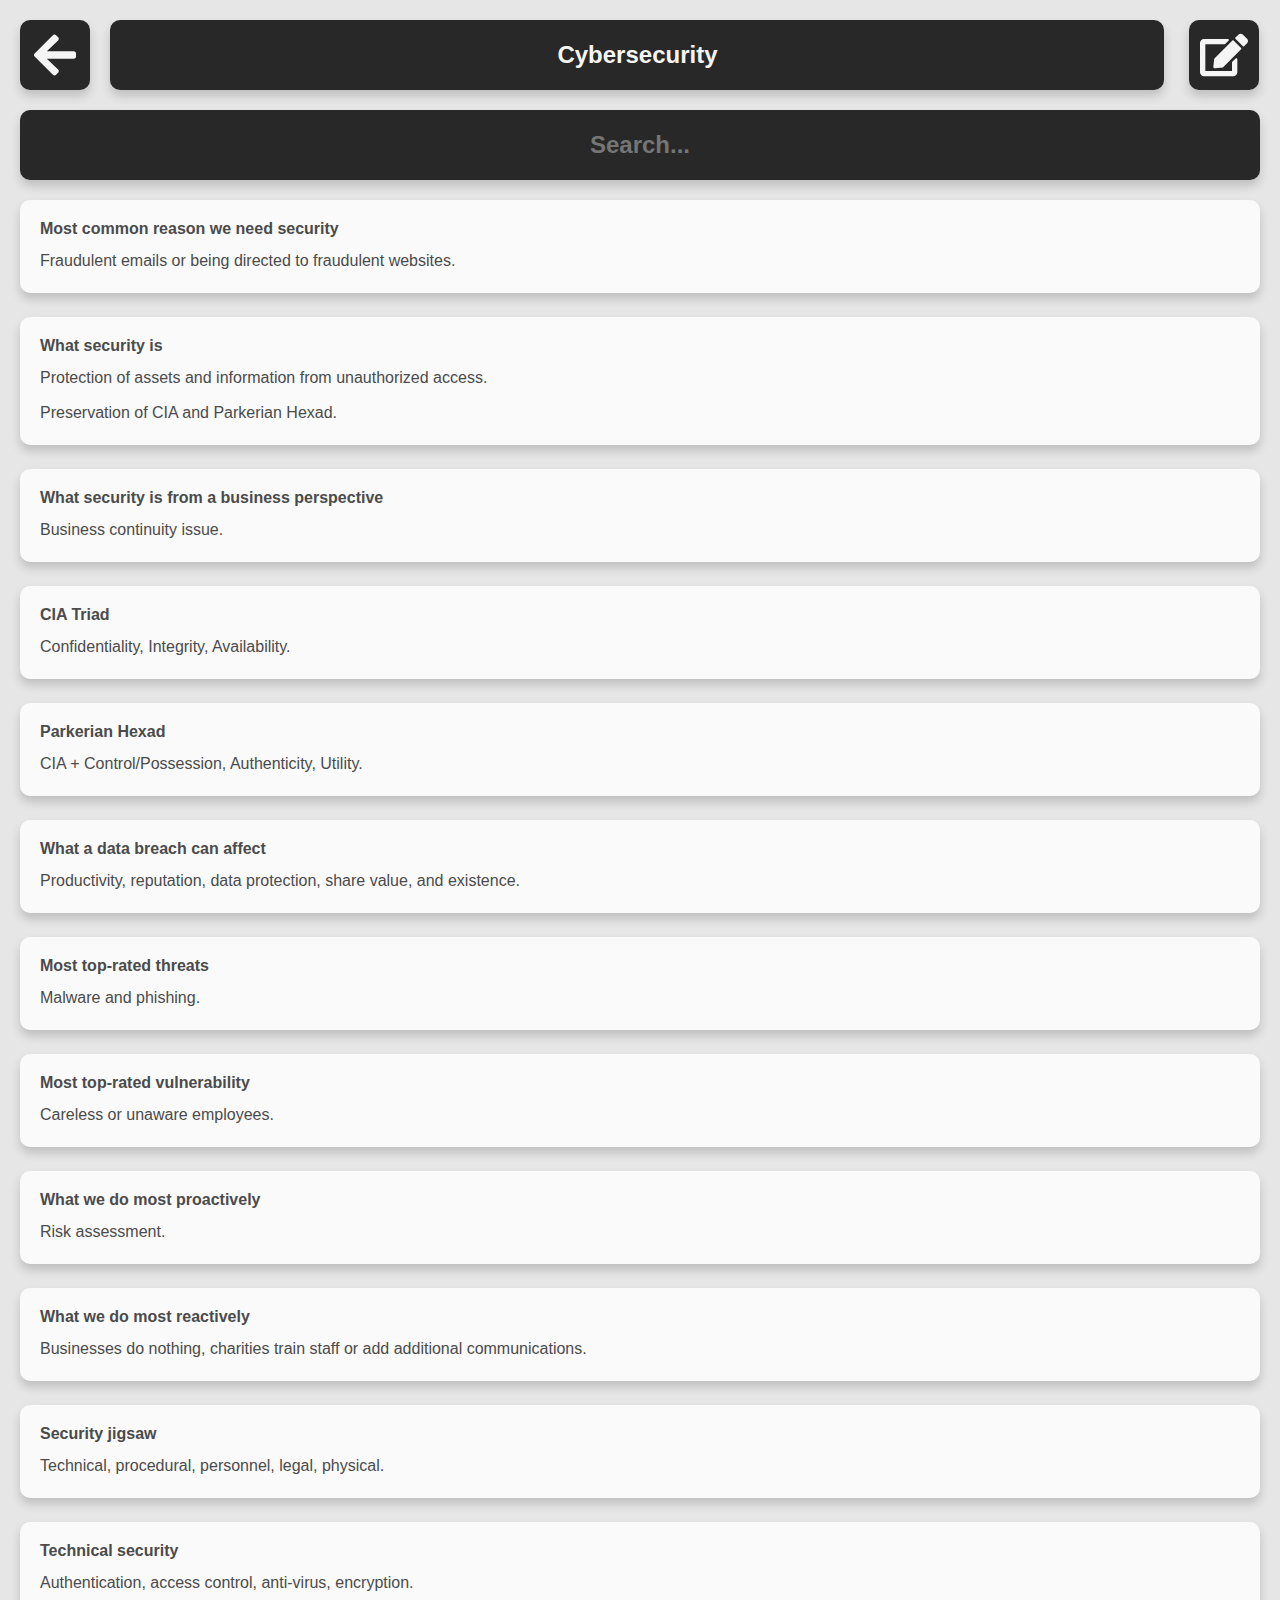
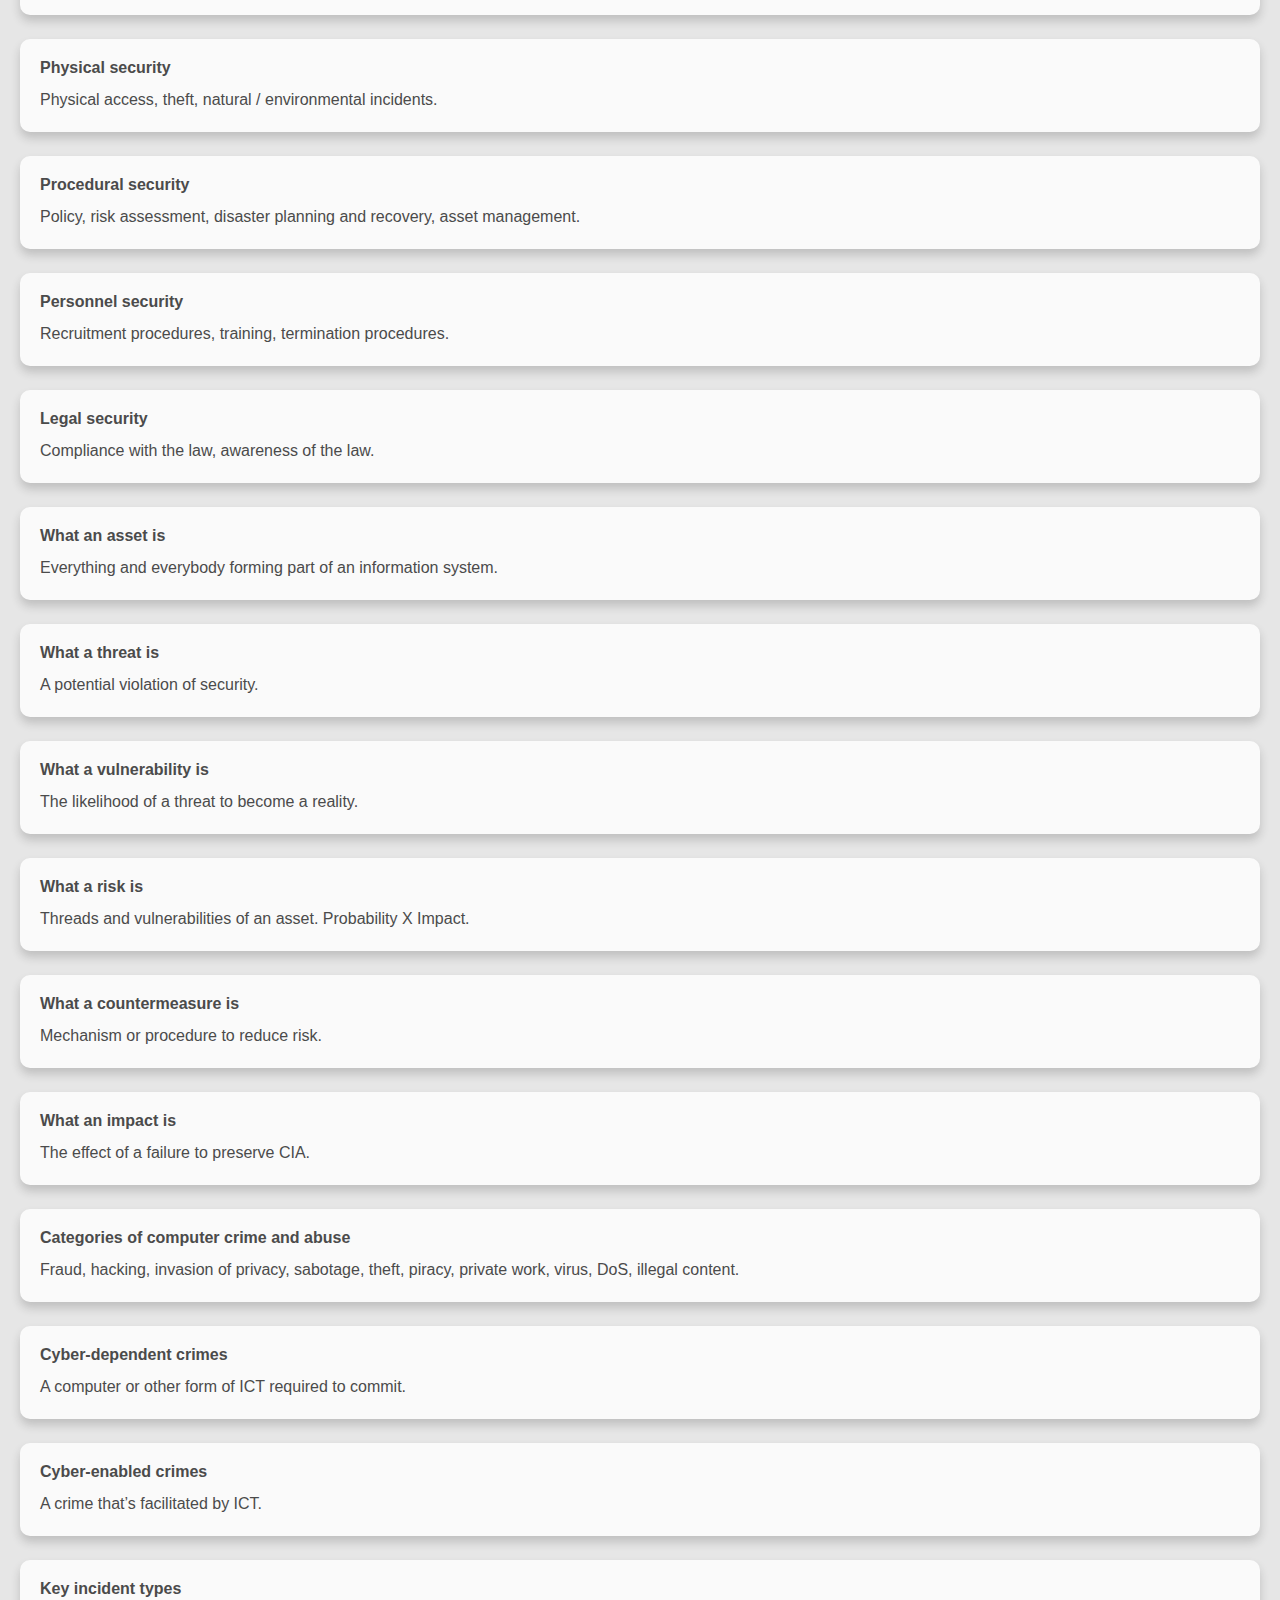
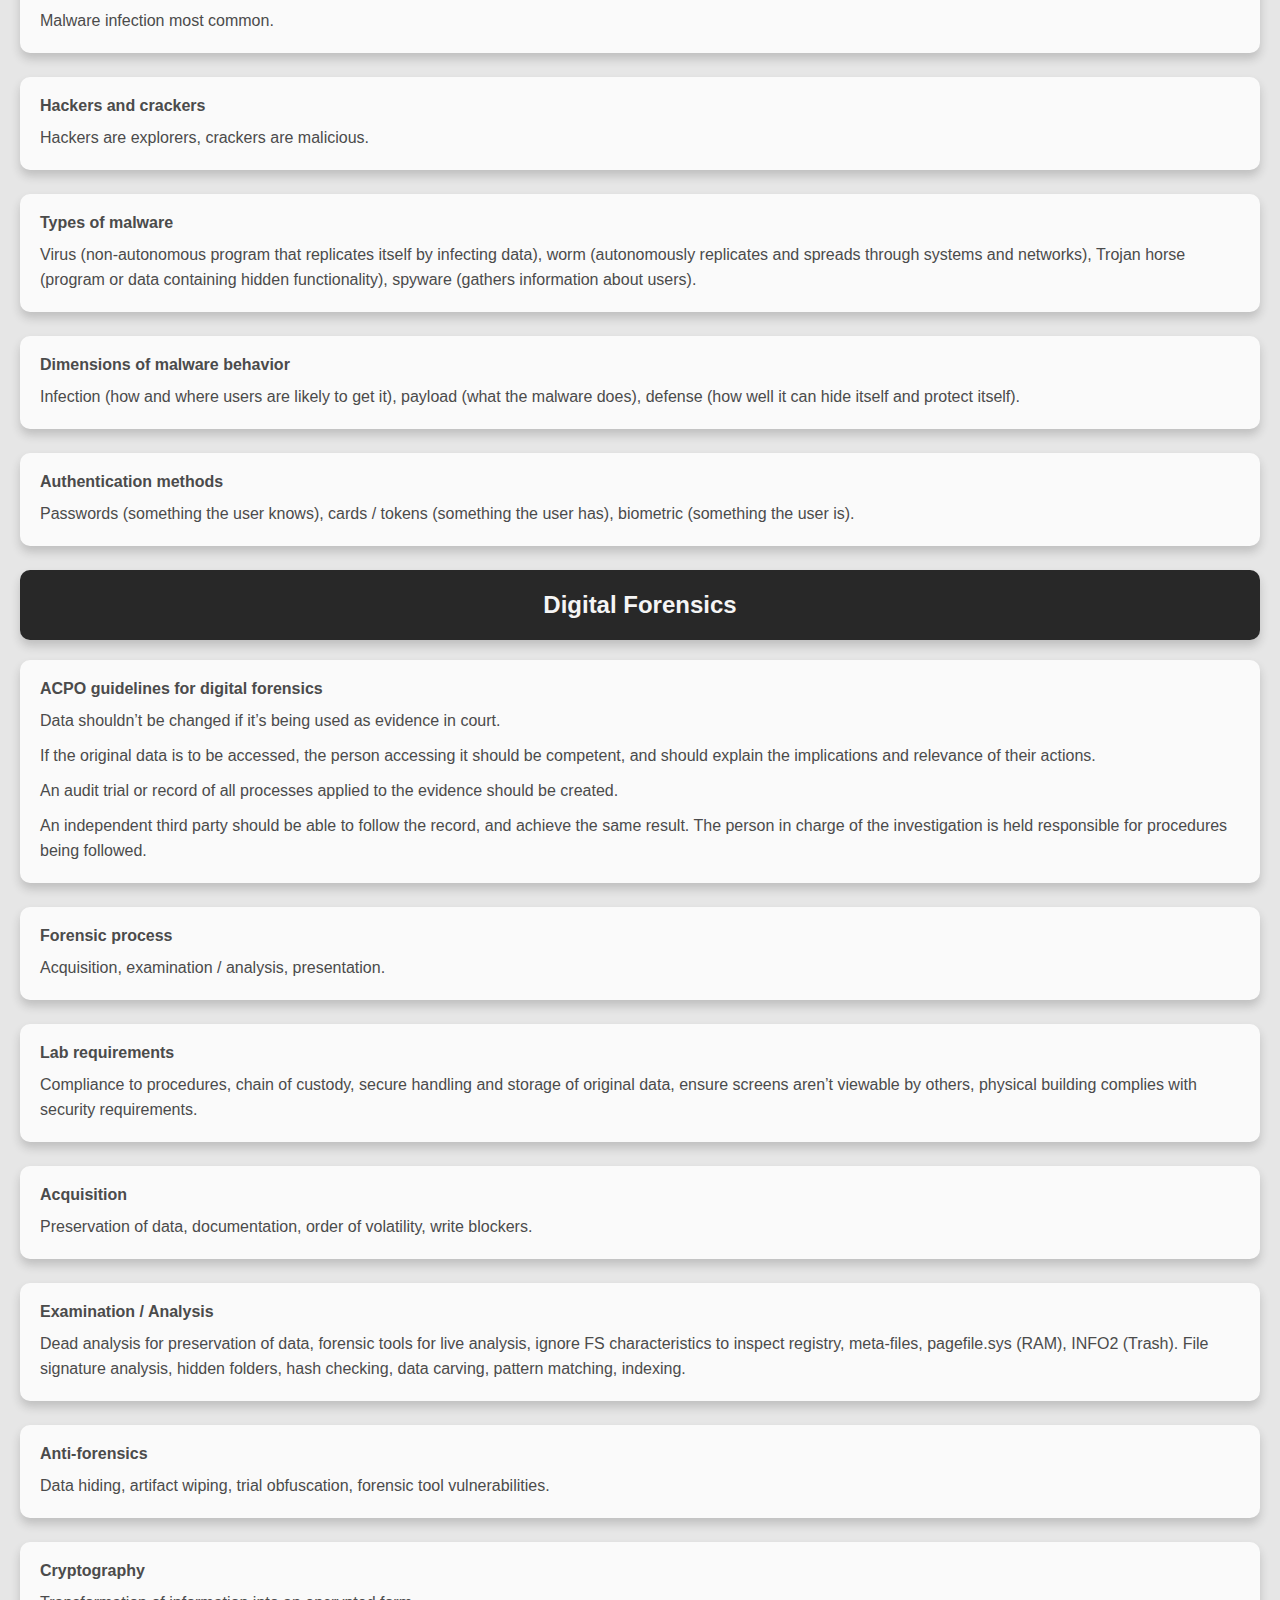
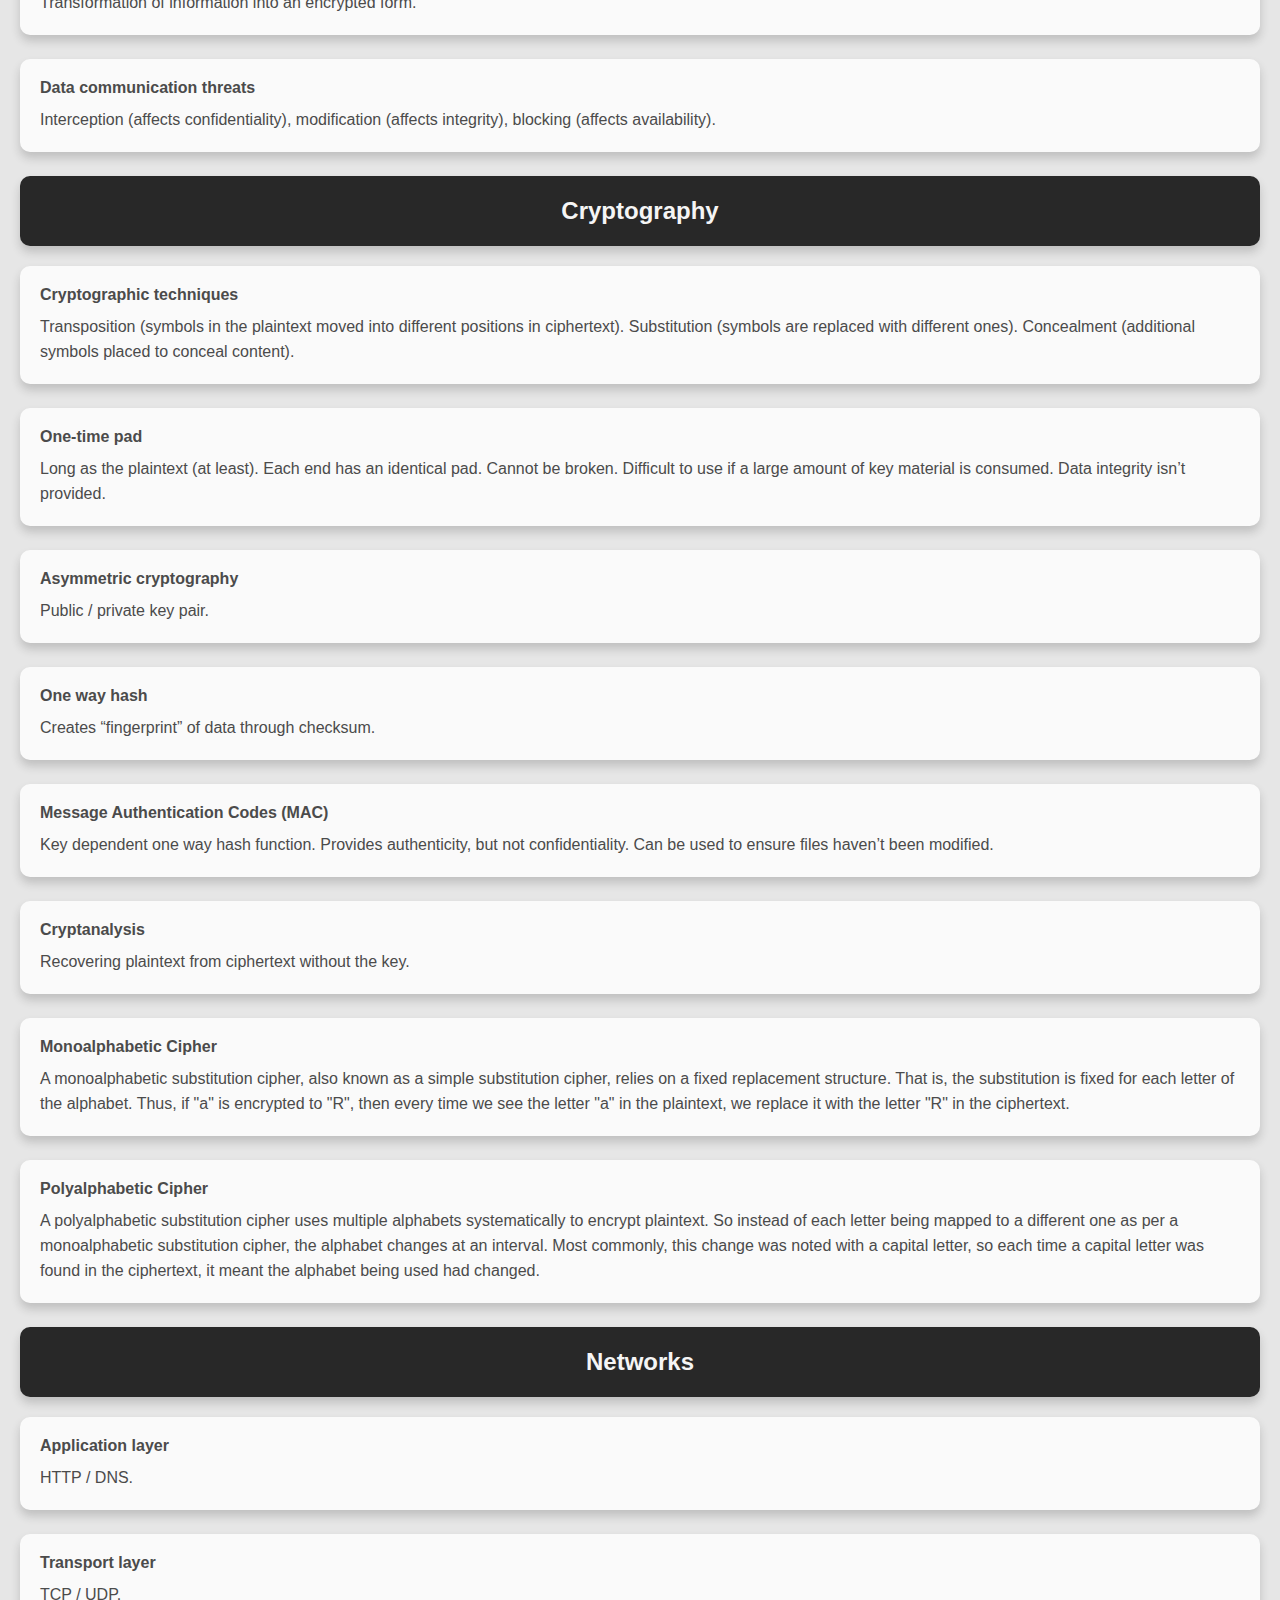
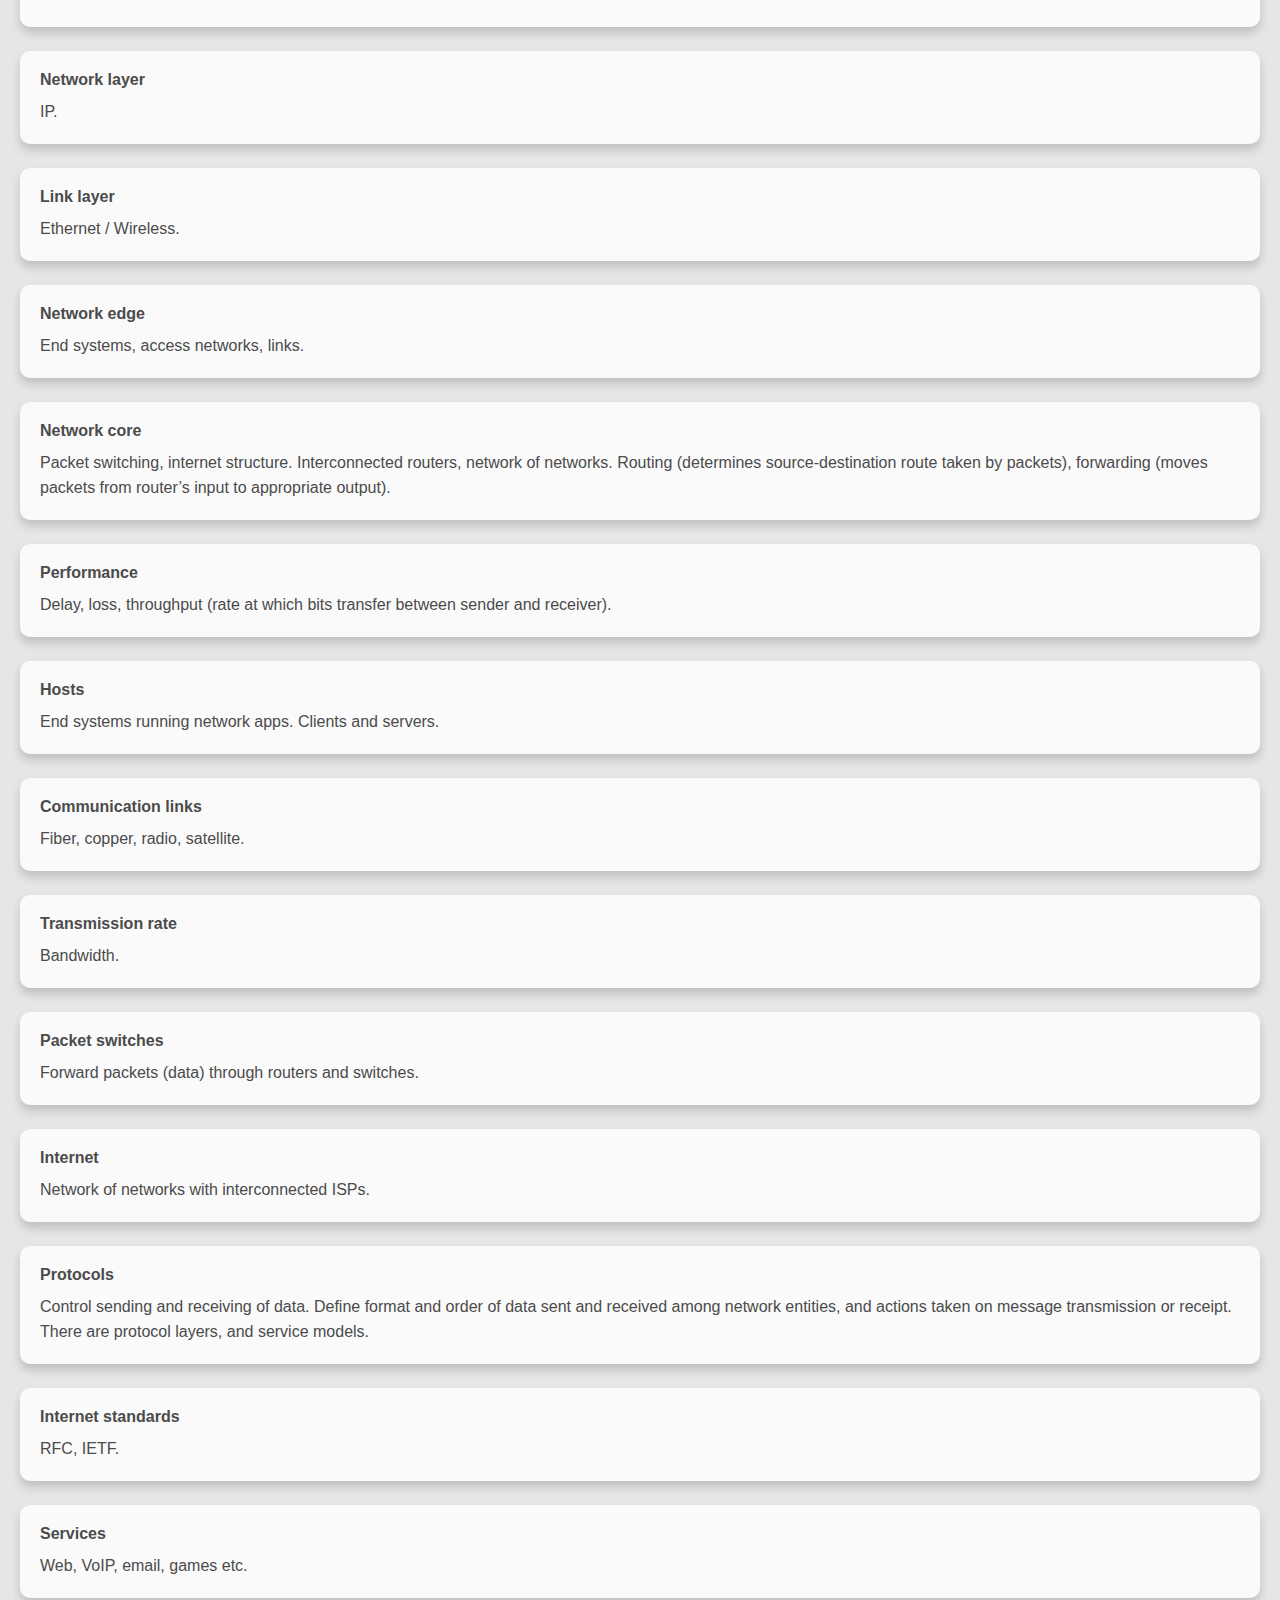
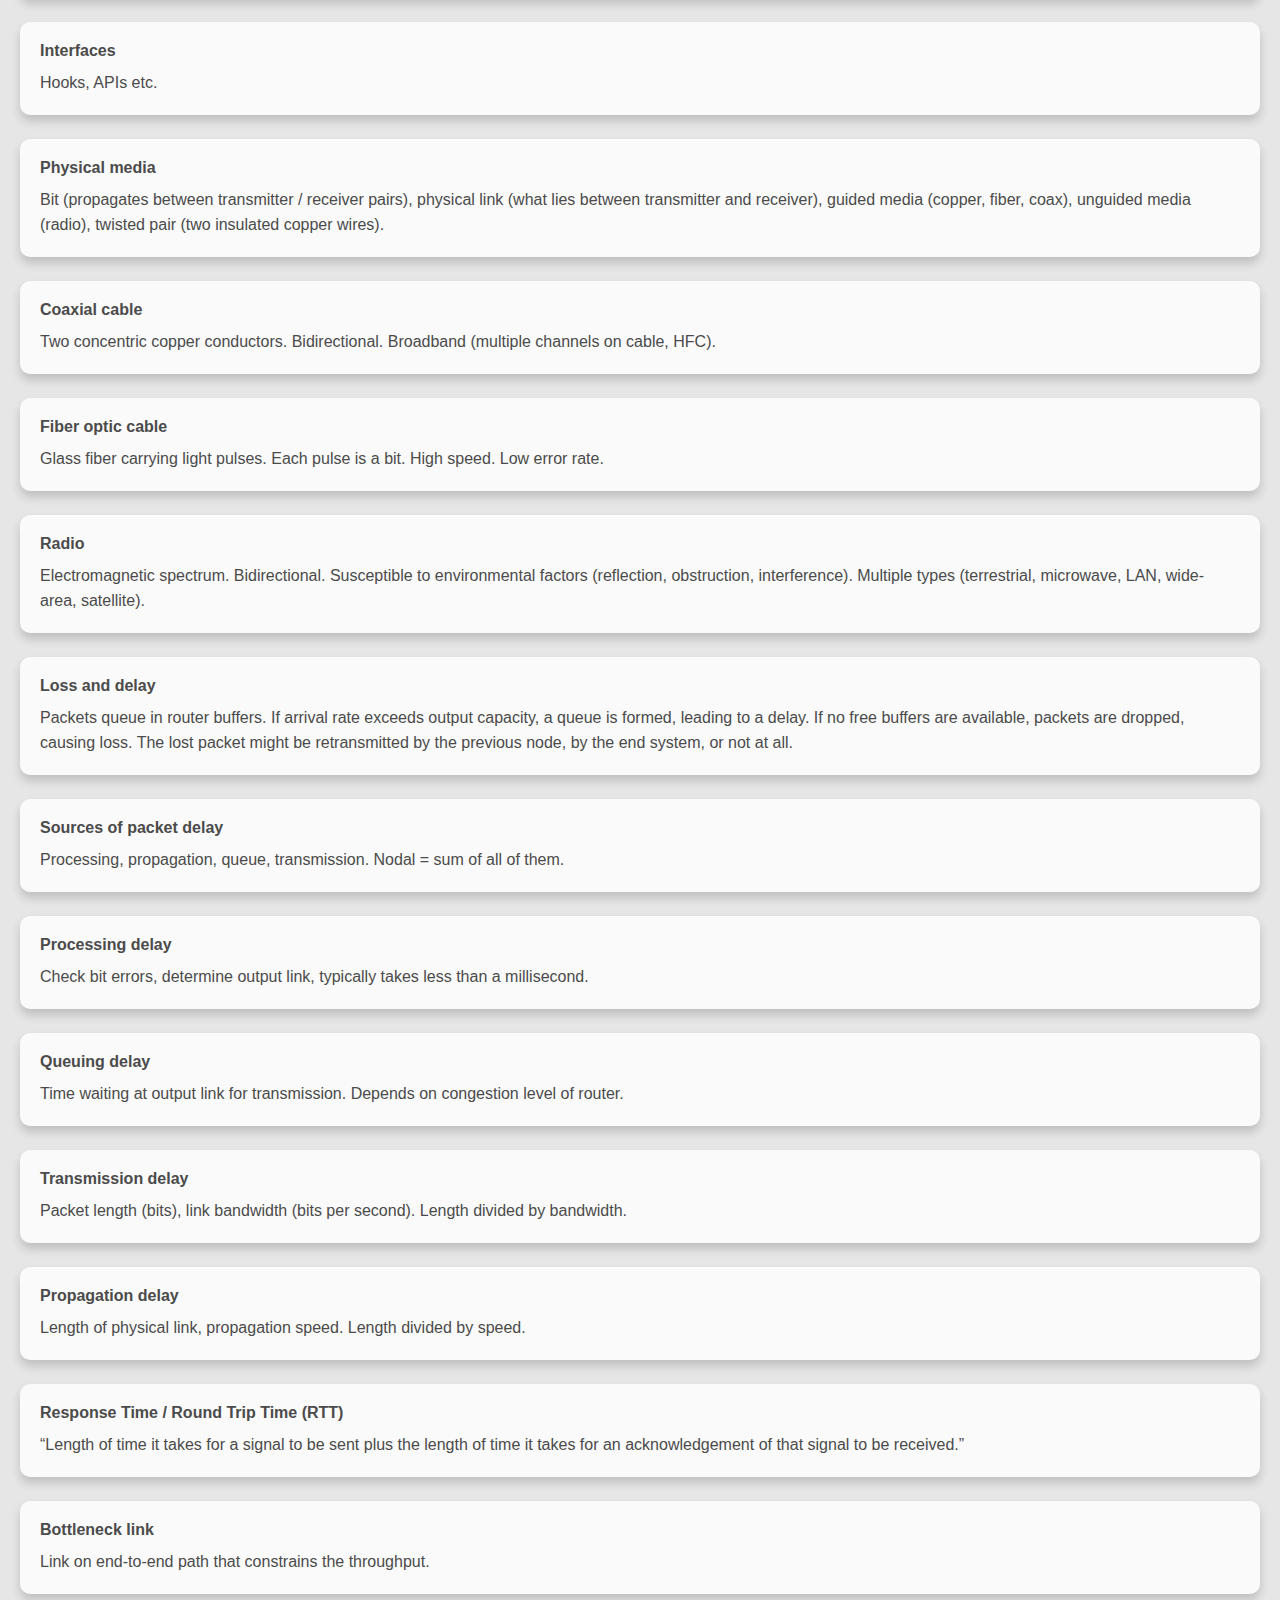
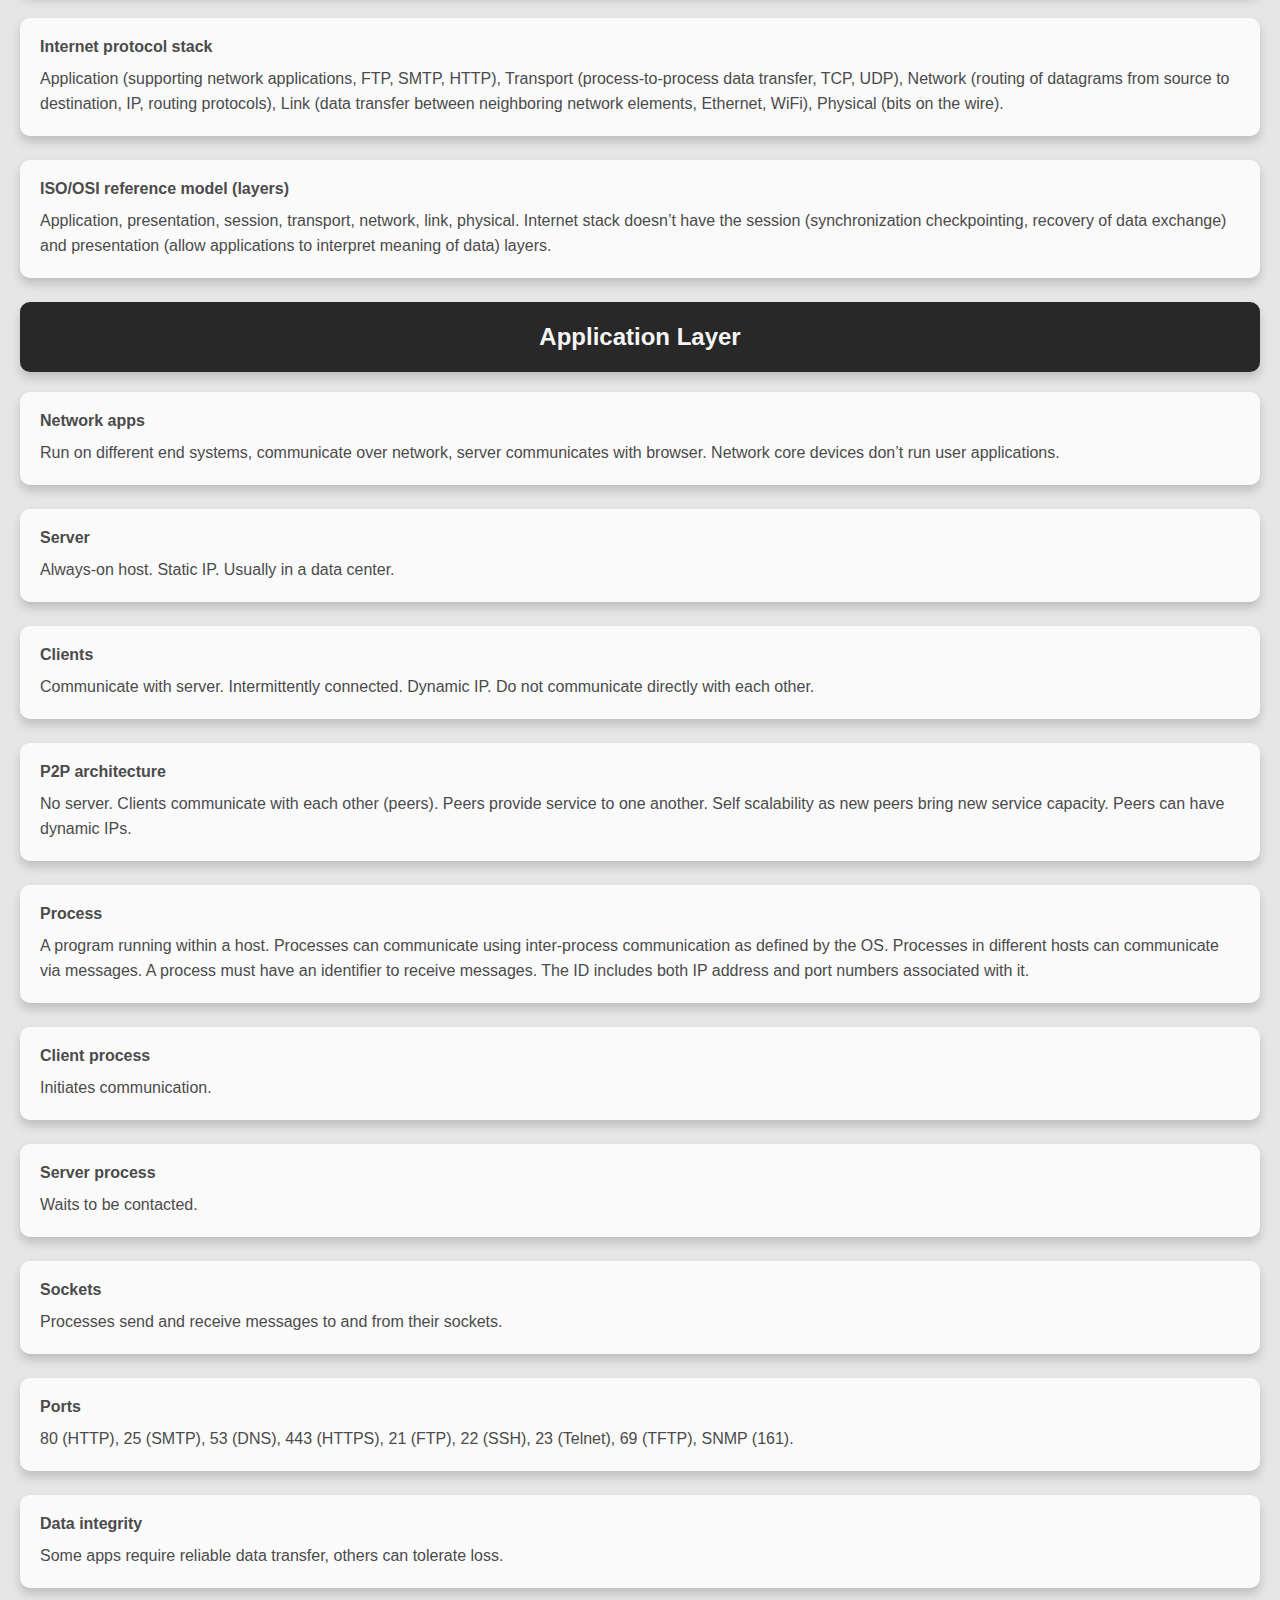
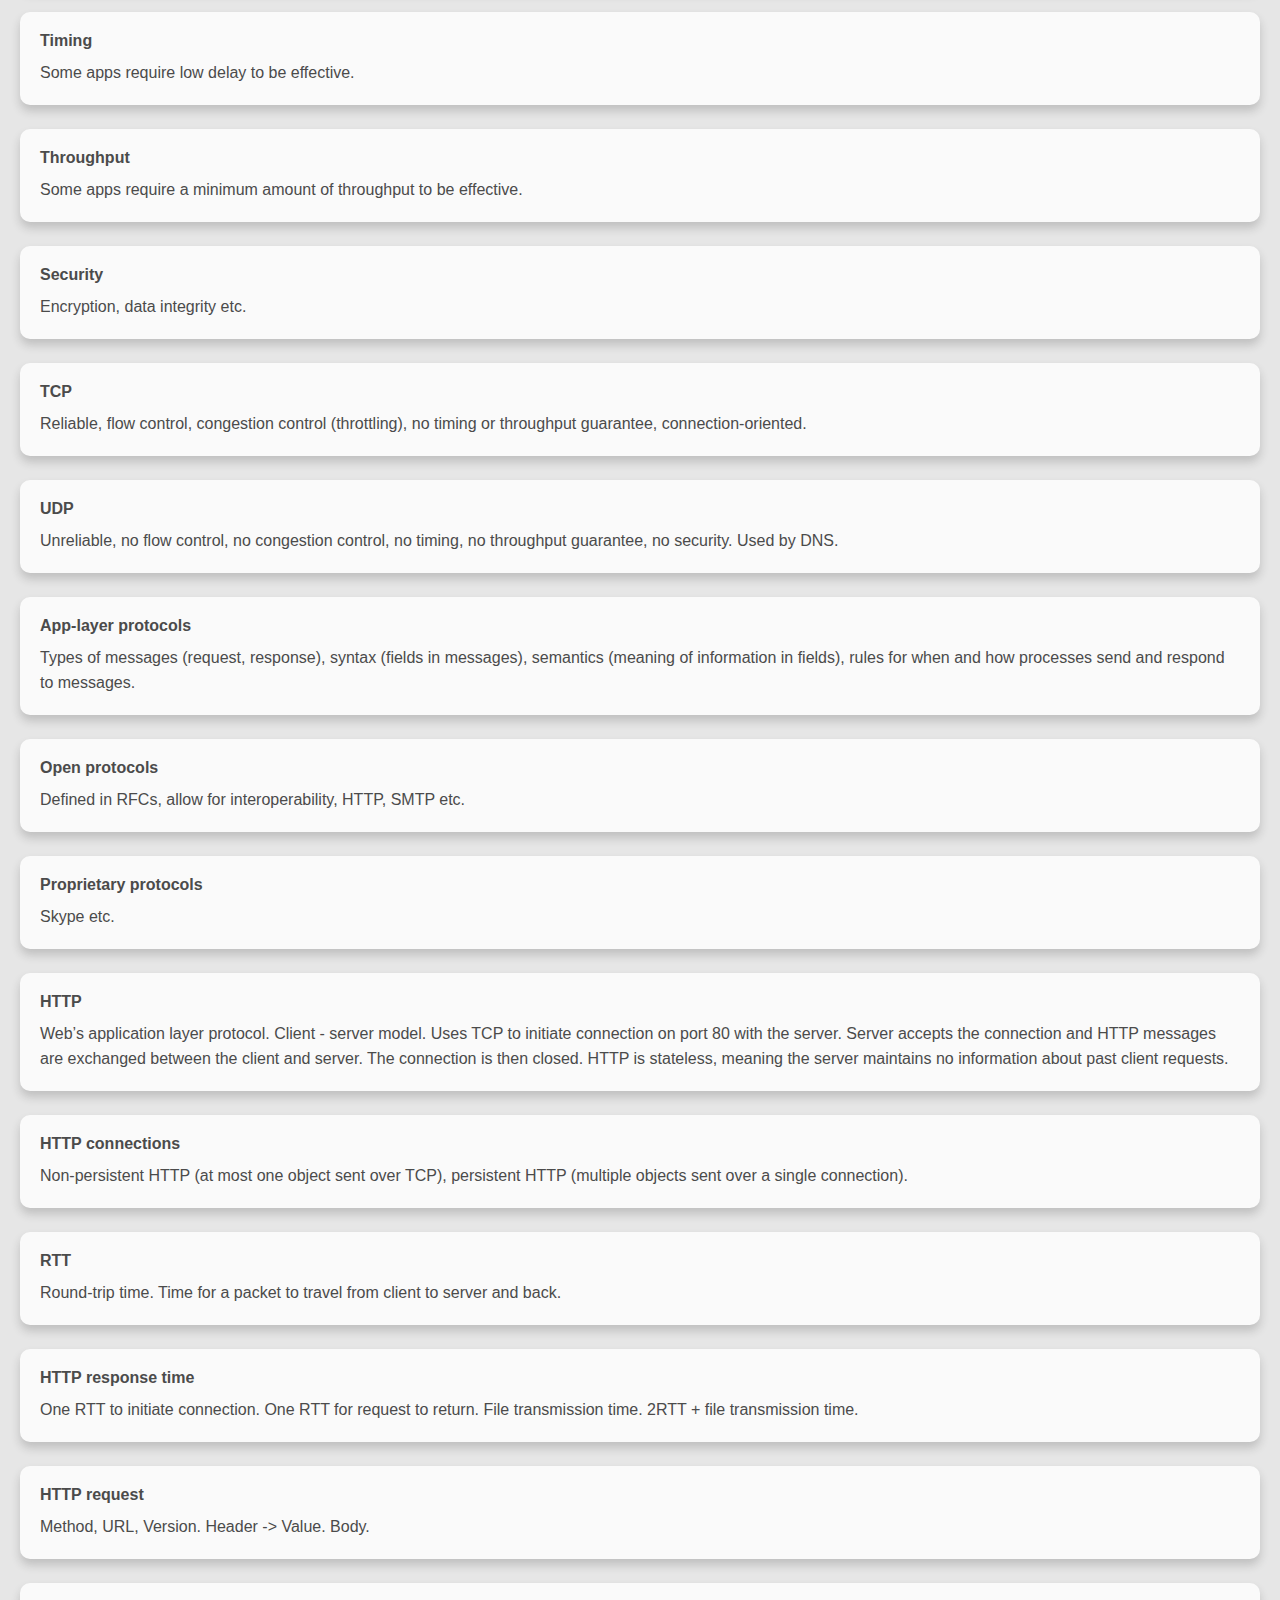
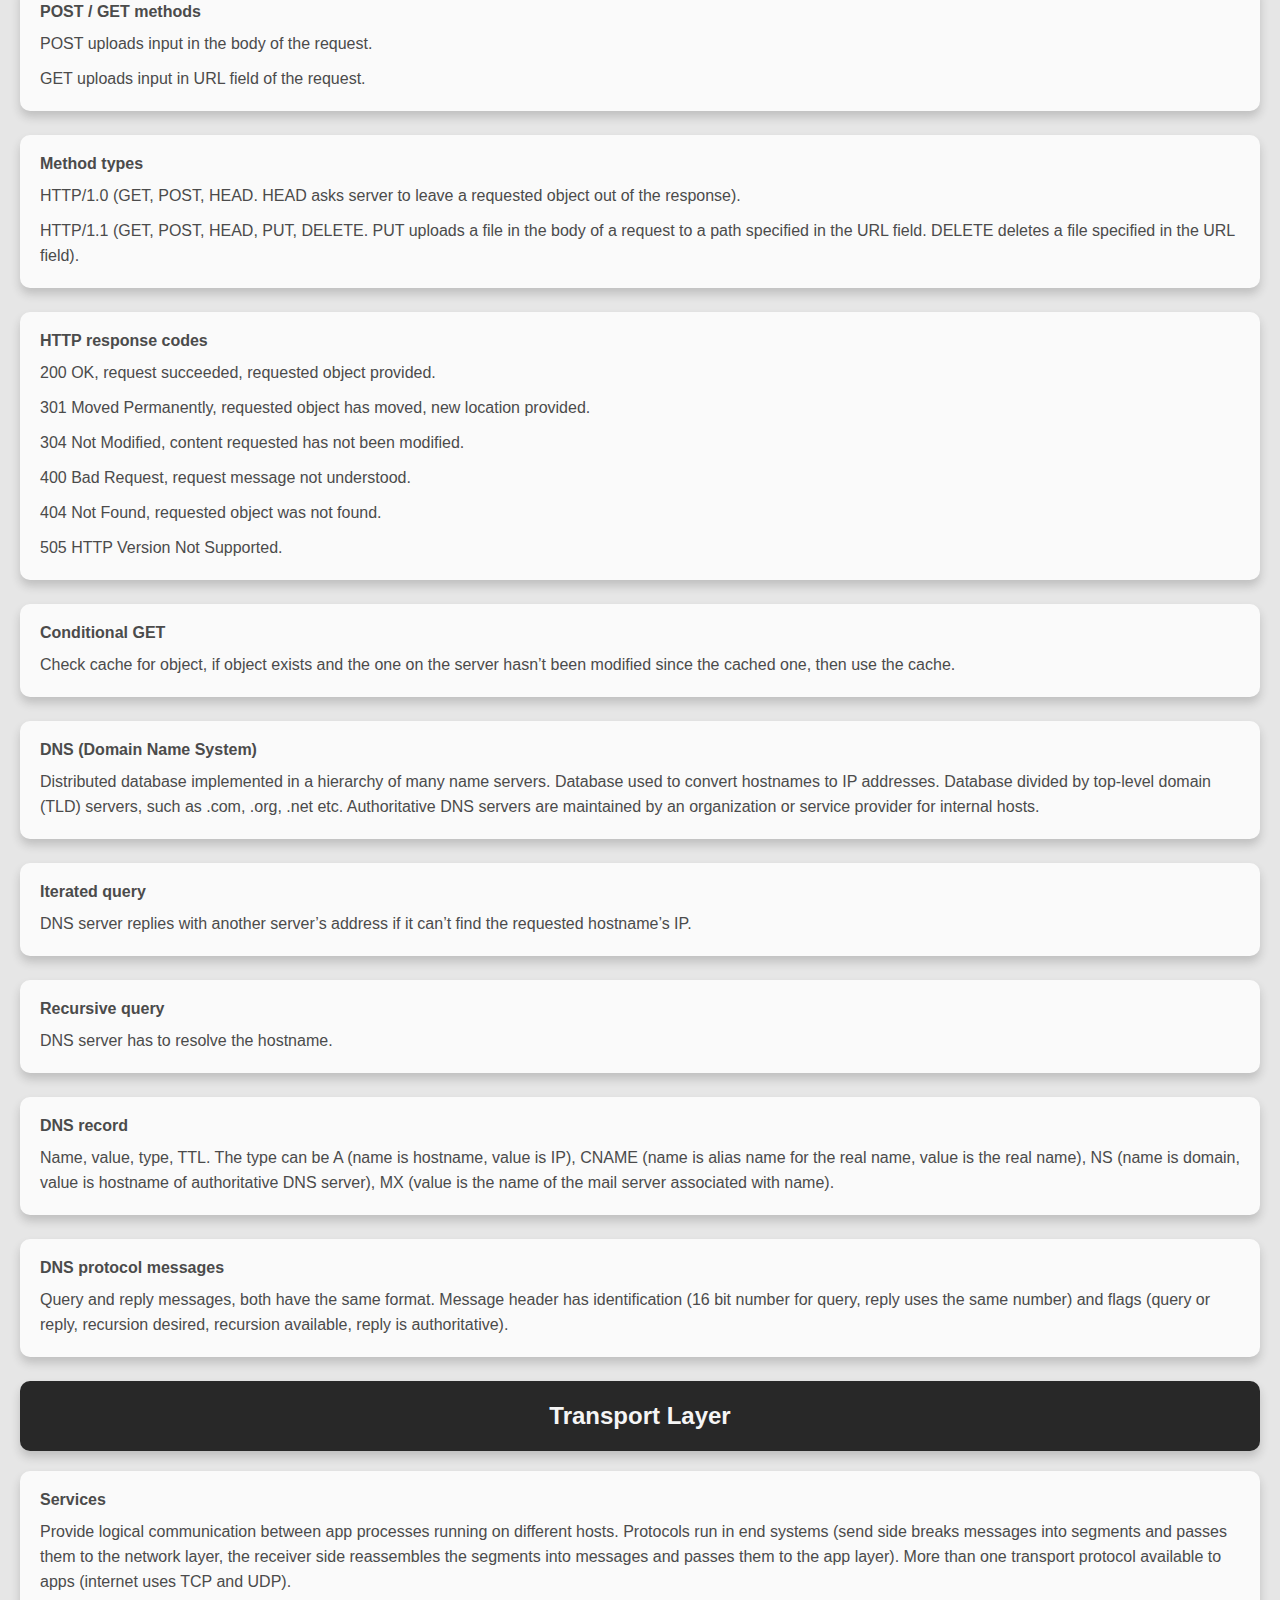
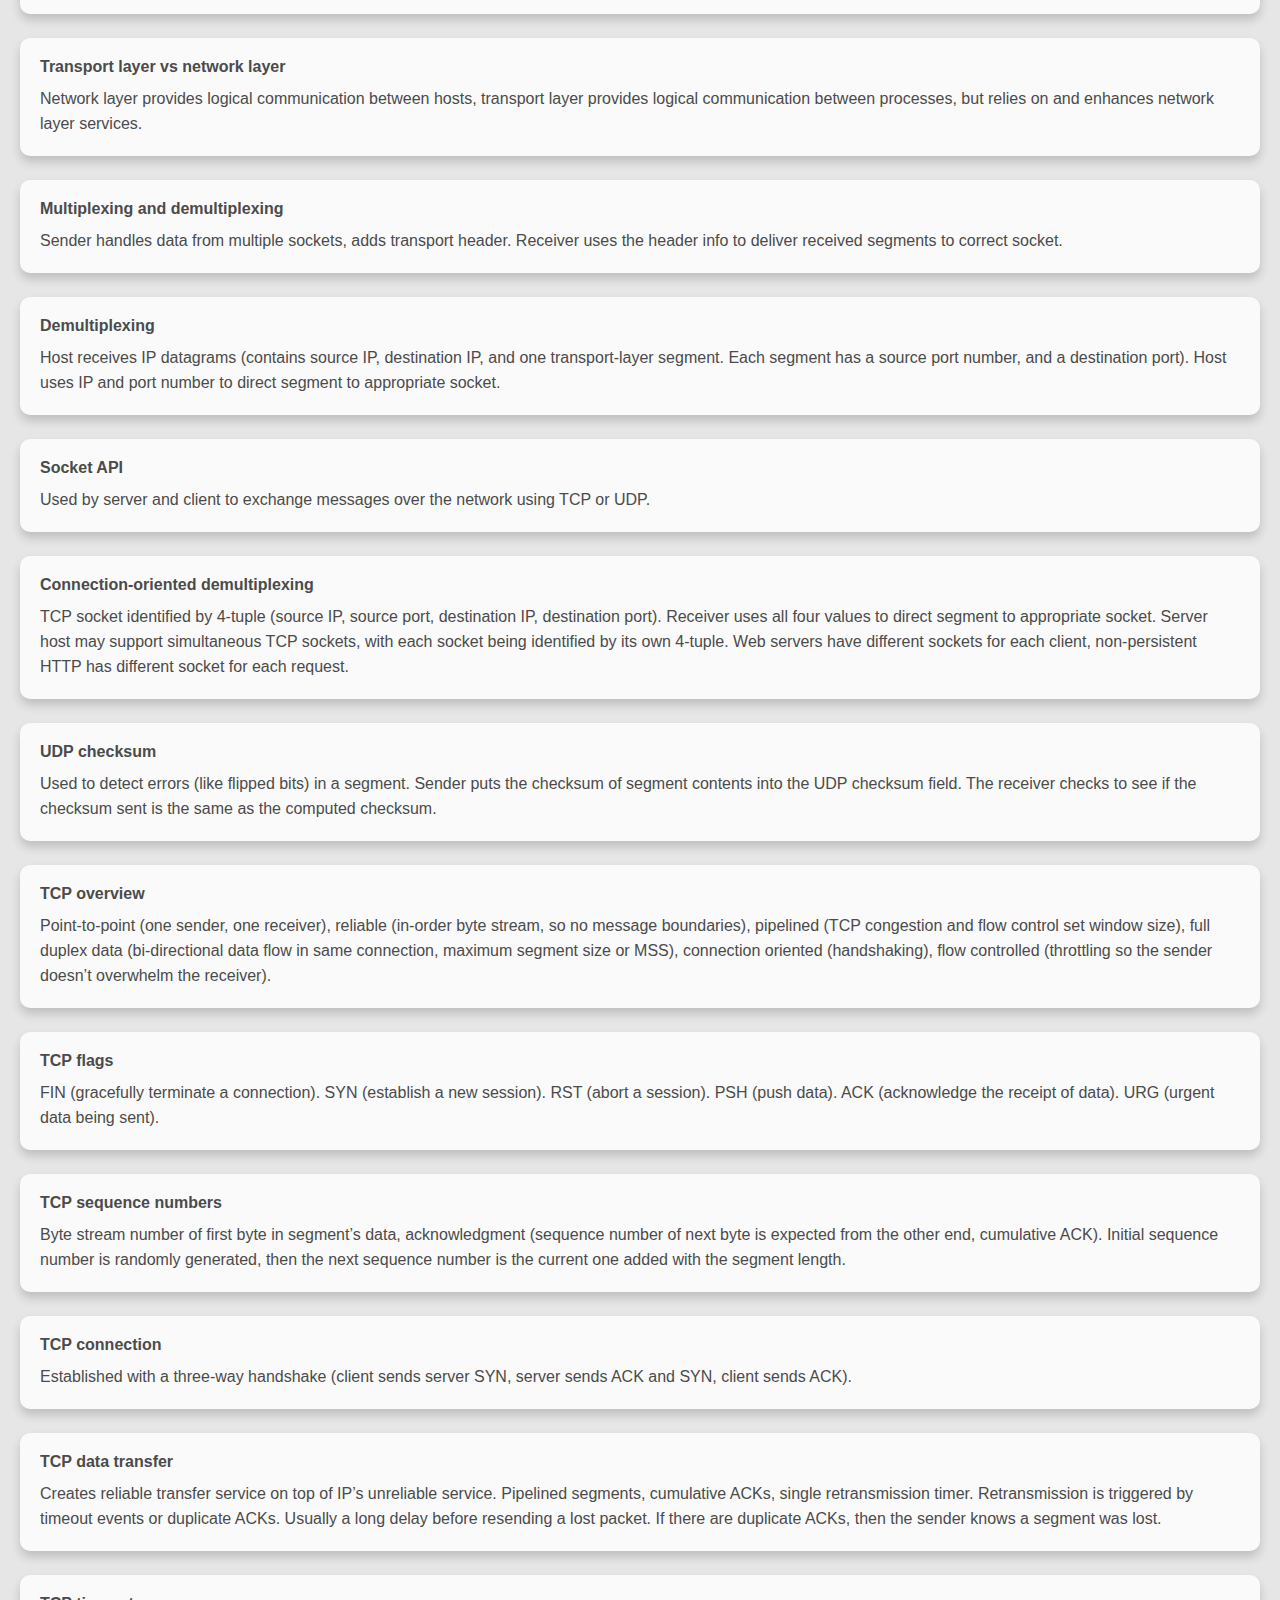
<file: modules/sec104/september-october/index.html>
<!DOCTYPE html>
<html>
	<head>
		<link rel="apple-touch-icon" sizes="180x180" href="../../../assets/img/favicon/apple-touch-icon.png">
		<link rel="icon" type="image/png" sizes="32x32" href="../../../assets/img/favicon/favicon-32x32.png">
		<link rel="icon" type="image/png" sizes="16x16" href="../../../assets/img/favicon/favicon-16x16.png">
		<link rel="manifest" href="../../../assets/img/favicon/site.webmanifest">
		<link rel="mask-icon" href="../../../assets/img/favicon/safari-pinned-tab.svg" color="#5bbad5">
		<link rel="shortcut icon" href="../../../assets/img/favicon/favicon.ico">
		<meta name="msapplication-TileColor" content="#2d89ef">
		<meta name="msapplication-config" content="../../../assets/img/favicon/browserconfig.xml">
		<link rel="stylesheet" href="../../../assets/css/light.css" data-color="light" class="theme-css">
		<link rel="stylesheet" href="../../../assets/css/resize.css">
		<meta name="viewport" content="width=device-width, initial-scale=1.0">
		<meta name="mobile-web-app-capable" content="yes">
		<meta name="theme-color" content="#141414">
		<script src="../../../assets/js/main.js" class="js-file"></script>
		<title>SEC104 - September &amp; October - Revision Notes</title>
	</head>
	<body>
		<div class="notes-wrapper">
			<a href="../index.html">
				<svg class="back-icon" xmlns="http://www.w3.org/2000/svg" viewBox="0 0 448 512"><path d="M257.5 445.1l-22.2 22.2c-9.4 9.4-24.6 9.4-33.9 0L7 273c-9.4-9.4-9.4-24.6 0-33.9L201.4 44.7c9.4-9.4 24.6-9.4 33.9 0l22.2 22.2c9.5 9.5 9.3 25-.4 34.3L136.6 216H424c13.3 0 24 10.7 24 24v32c0 13.3-10.7 24-24 24H136.6l120.5 114.8c9.8 9.3 10 24.8.4 34.3z"/></svg>
			</a>
			<span class="notes-heading two-icons">Cybersecurity</span>
			<svg class="edit-icon" xmlns="http://www.w3.org/2000/svg" viewBox="0 0 576 512"><path d="M402.6 83.2l90.2 90.2c3.8 3.8 3.8 10 0 13.8L274.4 405.6l-92.8 10.3c-12.4 1.4-22.9-9.1-21.5-21.5l10.3-92.8L388.8 83.2c3.8-3.8 10-3.8 13.8 0zm162-22.9l-48.8-48.8c-15.2-15.2-39.9-15.2-55.2 0l-35.4 35.4c-3.8 3.8-3.8 10 0 13.8l90.2 90.2c3.8 3.8 10 3.8 13.8 0l35.4-35.4c15.2-15.3 15.2-40 0-55.2zM384 346.2V448H64V128h229.8c3.2 0 6.2-1.3 8.5-3.5l40-40c7.6-7.6 2.2-20.5-8.5-20.5H48C21.5 64 0 85.5 0 112v352c0 26.5 21.5 48 48 48h352c26.5 0 48-21.5 48-48V306.2c0-10.7-12.9-16-20.5-8.5l-40 40c-2.2 2.3-3.5 5.3-3.5 8.5z"/></svg>
			<input class="notes-search" placeholder="Search...">
			<div class="notes-container">
				<span class="notes-title">Most common reason we need security</span>
				<span class="notes-description">Fraudulent emails or being directed to fraudulent websites.</span>
			</div>
			<div class="notes-container">
				<span class="notes-title">What security is</span>
				<span class="notes-description">Protection of assets and information from unauthorized access.</span>
				<span class="notes-description">Preservation of CIA and Parkerian Hexad.</span>
			</div>
			<div class="notes-container">
				<span class="notes-title">What security is from a business perspective</span>
				<span class="notes-description">Business continuity issue.</span>
			</div>
			<div class="notes-container">
				<span class="notes-title">CIA Triad</span>
				<span class="notes-description">Confidentiality, Integrity, Availability.</span>
			</div>
			<div class="notes-container">
				<span class="notes-title">Parkerian Hexad</span>
				<span class="notes-description">CIA + Control/Possession, Authenticity, Utility.</span>
			</div>
			<div class="notes-container">
				<span class="notes-title">What a data breach can affect</span>
				<span class="notes-description">Productivity, reputation, data protection, share value, and existence.</span>
			</div>
			<div class="notes-container">
				<span class="notes-title">Most top-rated threats</span>
				<span class="notes-description">Malware and phishing.</span>
			</div>
			<div class="notes-container">
				<span class="notes-title">Most top-rated vulnerability</span>
				<span class="notes-description">Careless or unaware employees.</span>
			</div>
			<div class="notes-container">
				<span class="notes-title">What we do most proactively</span>
				<span class="notes-description">Risk assessment.</span>
			</div>
			<div class="notes-container">
				<span class="notes-title">What we do most reactively</span>
				<span class="notes-description">Businesses do nothing, charities train staff or add additional communications.</span>
			</div>
			<div class="notes-container">
				<span class="notes-title">Security jigsaw</span>
				<span class="notes-description">Technical, procedural, personnel, legal, physical.</span>
			</div>
			<div class="notes-container">
				<span class="notes-title">Technical security</span>
				<span class="notes-description">Authentication, access control, anti-virus, encryption.</span>
			</div>
			<div class="notes-container">
				<span class="notes-title">Physical security</span>
				<span class="notes-description">Physical access, theft, natural / environmental incidents.</span>
			</div>
			<div class="notes-container">
				<span class="notes-title">Procedural security</span>
				<span class="notes-description">Policy, risk assessment, disaster planning and recovery, asset management.</span>
			</div>
			<div class="notes-container">
				<span class="notes-title">Personnel security</span>
				<span class="notes-description">Recruitment procedures, training, termination procedures.</span>
			</div>
			<div class="notes-container">
				<span class="notes-title">Legal security</span>
				<span class="notes-description">Compliance with the law, awareness of the law.</span>
			</div>
			<div class="notes-container">
				<span class="notes-title">What an asset is</span>
				<span class="notes-description">Everything and everybody forming part of an information system.</span>
			</div>
			<div class="notes-container">
				<span class="notes-title">What a threat is</span>
				<span class="notes-description">A potential violation of security.</span>
			</div>
			<div class="notes-container">
				<span class="notes-title">What a vulnerability is</span>
				<span class="notes-description">The likelihood of a threat to become a reality.</span>
			</div>
			<div class="notes-container">
				<span class="notes-title">What a risk is</span>
				<span class="notes-description">Threads and vulnerabilities of an asset. Probability X Impact.</span>
			</div>
			<div class="notes-container">
				<span class="notes-title">What a countermeasure is</span>
				<span class="notes-description">Mechanism or procedure to reduce risk.</span>
			</div>
			<div class="notes-container">
				<span class="notes-title">What an impact is</span>
				<span class="notes-description">The effect of a failure to preserve CIA.</span>
			</div>
			<div class="notes-container">
				<span class="notes-title">Categories of computer crime and abuse</span>
				<span class="notes-description">Fraud, hacking, invasion of privacy, sabotage, theft, piracy, private work, virus, DoS, illegal content.</span>
			</div>
			<div class="notes-container">
				<span class="notes-title">Cyber-dependent crimes</span>
				<span class="notes-description">A computer or other form of ICT required to commit.</span>
			</div>
			<div class="notes-container">
				<span class="notes-title">Cyber-enabled crimes</span>
				<span class="notes-description">A crime that’s facilitated by ICT.</span>
			</div>
			<div class="notes-container">
				<span class="notes-title">Key incident types</span>
				<span class="notes-description">Malware infection most common.</span>
			</div>
			<div class="notes-container">
				<span class="notes-title">Hackers and crackers</span>
				<span class="notes-description">Hackers are explorers, crackers are malicious.</span>
			</div>
			<div class="notes-container">
				<span class="notes-title">Types of malware</span>
				<span class="notes-description">Virus (non-autonomous program that replicates itself by infecting data), worm (autonomously replicates and spreads through systems and networks), Trojan horse (program or data containing hidden functionality), spyware (gathers information about users).</span>
			</div>
			<div class="notes-container">
				<span class="notes-title">Dimensions of malware behavior</span>
				<span class="notes-description">Infection (how and where users are likely to get it), payload (what the malware does), defense (how well it can hide itself and protect itself).</span>
			</div>
			<div class="notes-container">
				<span class="notes-title">Authentication methods</span>
				<span class="notes-description">Passwords (something the user knows), cards / tokens (something the user has), biometric (something the user is).</span>
			</div>
			<span class="notes-heading">Digital Forensics</span>
			<div class="notes-container">
				<span class="notes-title">ACPO guidelines for digital forensics</span>
				<span class="notes-description">Data shouldn’t be changed if it’s being used as evidence in court.</span>
				<span class="notes-description">If the original data is to be accessed, the person accessing it should be competent, and should explain the implications and relevance of their actions.</span>
				<span class="notes-description">An audit trial or record of all processes applied to the evidence should be created.</span>
				<span class="notes-description">An independent third party should be able to follow the record, and achieve the same result. The person in charge of the investigation is held responsible for procedures being followed.</span>
			</div>
			<div class="notes-container">
				<span class="notes-title">Forensic process</span>
				<span class="notes-description">Acquisition, examination / analysis, presentation.</span>
			</div>
			<div class="notes-container">
				<span class="notes-title">Lab requirements</span>
				<span class="notes-description">Compliance to procedures, chain of custody, secure handling and storage of original data, ensure screens aren’t viewable by others, physical building complies with security requirements.</span>
			</div>
			<div class="notes-container">
				<span class="notes-title">Acquisition</span>
				<span class="notes-description">Preservation of data, documentation, order of volatility, write blockers.</span>
			</div>
			<div class="notes-container">
				<span class="notes-title">Examination / Analysis</span>
				<span class="notes-description">Dead analysis for preservation of data, forensic tools for live analysis, ignore FS characteristics to inspect registry, meta-files, pagefile.sys (RAM), INFO2 (Trash). File signature analysis, hidden folders, hash checking, data carving, pattern matching, indexing.</span>
			</div>
			<div class="notes-container">
				<span class="notes-title">Anti-forensics</span>
				<span class="notes-description">Data hiding, artifact wiping, trial obfuscation, forensic tool vulnerabilities.</span>
			</div>
			<div class="notes-container">
				<span class="notes-title">Cryptography</span>
				<span class="notes-description">Transformation of information into an encrypted form.</span>
			</div>
			<div class="notes-container">
				<span class="notes-title">Data communication threats</span>
				<span class="notes-description">Interception (affects confidentiality), modification (affects integrity), blocking (affects availability).</span>
			</div>
			<span class="notes-heading">Cryptography</span>
			<div class="notes-container">
				<span class="notes-title">Cryptographic techniques</span>
				<span class="notes-description">Transposition (symbols in the plaintext moved into different positions in ciphertext). Substitution (symbols are replaced with different ones). Concealment (additional symbols placed to conceal content).</span>
			</div>
			<div class="notes-container">
				<span class="notes-title">One-time pad</span>
				<span class="notes-description">Long as the plaintext (at least). Each end has an identical pad. Cannot be broken. Difficult to use if a large amount of key material is consumed. Data integrity isn’t provided.</span>
			</div>
			<div class="notes-container">
				<span class="notes-title">Asymmetric cryptography</span>
				<span class="notes-description">Public / private key pair.</span>
			</div>
			<div class="notes-container">
				<span class="notes-title">One way hash</span>
				<span class="notes-description">Creates “fingerprint” of data through checksum.</span>
			</div>
			<div class="notes-container">
				<span class="notes-title">Message Authentication Codes (MAC)</span>
				<span class="notes-description">Key dependent one way hash function. Provides authenticity, but not confidentiality. Can be used to ensure files haven’t been modified.</span>
			</div>
			<div class="notes-container">
				<span class="notes-title">Cryptanalysis</span>
				<span class="notes-description">Recovering plaintext from ciphertext without the key.</span>
			</div>
			<div class="notes-container">
				<span class="notes-title">Monoalphabetic Cipher</span>
				<span class="notes-description">A monoalphabetic substitution cipher, also known as a simple substitution cipher, relies on a fixed replacement structure. That is, the substitution is fixed for each letter of the alphabet. Thus, if "a" is encrypted to "R", then every time we see the letter "a" in the plaintext, we replace it with the letter "R" in the ciphertext.</span>
			</div>
			<div class="notes-container">
				<span class="notes-title">Polyalphabetic Cipher</span>
				<span class="notes-description">A polyalphabetic substitution cipher uses multiple alphabets systematically to encrypt plaintext. So instead of each letter being mapped to a different one as per a monoalphabetic substitution cipher, the alphabet changes at an interval. Most commonly, this change was noted with a capital letter, so each time a capital letter was found in the ciphertext, it meant the alphabet being used had changed.</span>
			</div>
			<span class="notes-heading">Networks</span>
			<div class="notes-container">
				<span class="notes-title">Application layer</span>
				<span class="notes-description">HTTP / DNS.</span>
			</div>
			<div class="notes-container">
				<span class="notes-title">Transport layer</span>
				<span class="notes-description">TCP / UDP.</span>
			</div>
			<div class="notes-container">
				<span class="notes-title">Network layer</span>
				<span class="notes-description">IP.</span>
			</div>
			<div class="notes-container">
				<span class="notes-title">Link layer</span>
				<span class="notes-description">Ethernet / Wireless.</span>
			</div>
			<div class="notes-container">
				<span class="notes-title">Network edge</span>
				<span class="notes-description">End systems, access networks, links.</span>
			</div>
			<div class="notes-container">
				<span class="notes-title">Network core</span>
				<span class="notes-description">Packet switching, internet structure. Interconnected routers, network of networks. Routing (determines source-destination route taken by packets), forwarding (moves packets from router’s input to appropriate output).</span>
			</div>
			<div class="notes-container">
				<span class="notes-title">Performance</span>
				<span class="notes-description">Delay, loss, throughput (rate at which bits transfer between sender and receiver).</span>
			</div>
			<div class="notes-container">
				<span class="notes-title">Hosts</span>
				<span class="notes-description">End systems running network apps. Clients and servers.</span>
			</div>
			<div class="notes-container">
				<span class="notes-title">Communication links</span>
				<span class="notes-description">Fiber, copper, radio, satellite.</span>
			</div>
			<div class="notes-container">
				<span class="notes-title">Transmission rate</span>
				<span class="notes-description">Bandwidth.</span>
			</div>
			<div class="notes-container">
				<span class="notes-title">Packet switches</span>
				<span class="notes-description">Forward packets (data) through routers and switches.</span>
			</div>
			<div class="notes-container">
				<span class="notes-title">Internet</span>
				<span class="notes-description">Network of networks with interconnected ISPs.</span>
			</div>
			<div class="notes-container">
				<span class="notes-title">Protocols</span>
				<span class="notes-description">Control sending and receiving of data. Define format and order of data sent and received among network entities, and actions taken on message transmission or receipt. There are protocol layers, and service models.</span>
			</div>
			<div class="notes-container">
				<span class="notes-title">Internet standards</span>
				<span class="notes-description">RFC, IETF.</span>
			</div>
			<div class="notes-container">
				<span class="notes-title">Services</span>
				<span class="notes-description">Web, VoIP, email, games etc.</span>
			</div>
			<div class="notes-container">
				<span class="notes-title">Interfaces</span>
				<span class="notes-description">Hooks, APIs etc.</span>
			</div>
			<div class="notes-container">
				<span class="notes-title">Physical media</span>
				<span class="notes-description">Bit (propagates between transmitter / receiver pairs), physical link (what lies between transmitter and receiver), guided media (copper, fiber, coax), unguided media (radio), twisted pair (two insulated copper wires).</span>
			</div>
			<div class="notes-container">
				<span class="notes-title">Coaxial cable</span>
				<span class="notes-description">Two concentric copper conductors. Bidirectional. Broadband (multiple channels on cable, HFC).</span>
			</div>
			<div class="notes-container">
				<span class="notes-title">Fiber optic cable</span>
				<span class="notes-description">Glass fiber carrying light pulses. Each pulse is a bit. High speed. Low error rate.</span>
			</div>
			<div class="notes-container">
				<span class="notes-title">Radio</span>
				<span class="notes-description">Electromagnetic spectrum. Bidirectional. Susceptible to environmental factors (reflection, obstruction, interference). Multiple types (terrestrial, microwave, LAN, wide-area, satellite).</span>
			</div>
			<div class="notes-container">
				<span class="notes-title">Loss and delay</span>
				<span class="notes-description">Packets queue in router buffers. If arrival rate exceeds output capacity, a queue is formed, leading to a delay. If no free buffers are available, packets are dropped, causing loss. The lost packet might be retransmitted by the previous node, by the end system, or not at all.</span>
			</div>
			<div class="notes-container">
				<span class="notes-title">Sources of packet delay</span>
				<span class="notes-description">Processing, propagation, queue, transmission. Nodal = sum of all of them.</span>
			</div>
			<div class="notes-container">
				<span class="notes-title">Processing delay</span>
				<span class="notes-description">Check bit errors, determine output link, typically takes less than a millisecond.</span>
			</div>
			<div class="notes-container">
				<span class="notes-title">Queuing delay</span>
				<span class="notes-description">Time waiting at output link for transmission. Depends on congestion level of router.</span>
			</div>
			<div class="notes-container">
				<span class="notes-title">Transmission delay</span>
				<span class="notes-description">Packet length (bits), link bandwidth (bits per second). Length divided by bandwidth.</span>
			</div>
			<div class="notes-container">
				<span class="notes-title">Propagation delay</span>
				<span class="notes-description">Length of physical link, propagation speed. Length divided by speed.</span>
			</div>
			<div class="notes-container">
				<span class="notes-title">Response Time / Round Trip Time (RTT)</span>
				<span class="notes-description">“Length of time it takes for a signal to be sent plus the length of time it takes for an acknowledgement of that signal to be received.”</span>
			</div>
			<div class="notes-container">
				<span class="notes-title">Bottleneck link</span>
				<span class="notes-description">Link on end-to-end path that constrains the throughput.</span>
			</div>
			<div class="notes-container">
				<span class="notes-title">Internet protocol stack</span>
				<span class="notes-description">Application (supporting network applications, FTP, SMTP, HTTP), Transport (process-to-process data transfer, TCP, UDP), Network (routing of datagrams from source to destination, IP, routing protocols), Link (data transfer between neighboring network elements, Ethernet, WiFi), Physical (bits on the wire).</span>
			</div>
			<div class="notes-container">
				<span class="notes-title">ISO/OSI reference model (layers)</span>
				<span class="notes-description">Application, presentation, session, transport, network, link, physical. Internet stack doesn’t have the session (synchronization checkpointing, recovery of data exchange) and presentation (allow applications to interpret meaning of data) layers.</span>
			</div>
			<span class="notes-heading">Application Layer</span>
			<div class="notes-container">
				<span class="notes-title">Network apps</span>
				<span class="notes-description">Run on different end systems, communicate over network, server communicates with browser. Network core devices don’t run user applications.</span>
			</div>
			<div class="notes-container">
				<span class="notes-title">Server</span>
				<span class="notes-description">Always-on host. Static IP. Usually in a data center.</span>
			</div>
			<div class="notes-container">
				<span class="notes-title">Clients</span>
				<span class="notes-description">Communicate with server. Intermittently connected. Dynamic IP. Do not communicate directly with each other.</span>
			</div>
			<div class="notes-container">
				<span class="notes-title">P2P architecture</span>
				<span class="notes-description">No server. Clients communicate with each other (peers). Peers provide service to one another. Self scalability as new peers bring new service capacity. Peers can have dynamic IPs.</span>
			</div>
			<div class="notes-container">
				<span class="notes-title">Process</span>
				<span class="notes-description">A program running within a host. Processes can communicate using inter-process communication as defined by the OS. Processes in different hosts can communicate via messages. A process must have an identifier to receive messages. The ID includes both IP address and port numbers associated with it.</span>
			</div>
			<div class="notes-container">
				<span class="notes-title">Client process</span>
				<span class="notes-description">Initiates communication.</span>
			</div>
			<div class="notes-container">
				<span class="notes-title">Server process</span>
				<span class="notes-description">Waits to be contacted.</span>
			</div>
			<div class="notes-container">
				<span class="notes-title">Sockets</span>
				<span class="notes-description">Processes send and receive messages to and from their sockets.</span>
			</div>
			<div class="notes-container">
				<span class="notes-title">Ports</span>
				<span class="notes-description">80 (HTTP), 25 (SMTP), 53 (DNS), 443 (HTTPS), 21 (FTP), 22 (SSH), 23 (Telnet), 69 (TFTP), SNMP (161).</span>
			</div>
			<div class="notes-container">
				<span class="notes-title">Data integrity</span>
				<span class="notes-description">Some apps require reliable data transfer, others can tolerate loss.</span>
			</div>
			<div class="notes-container">
				<span class="notes-title">Timing</span>
				<span class="notes-description">Some apps require low delay to be effective.</span>
			</div>
			<div class="notes-container">
				<span class="notes-title">Throughput</span>
				<span class="notes-description">Some apps require a minimum amount of throughput to be effective.</span>
			</div>
			<div class="notes-container">
				<span class="notes-title">Security</span>
				<span class="notes-description">Encryption, data integrity etc.</span>
			</div>
			<div class="notes-container">
				<span class="notes-title">TCP</span>
				<span class="notes-description">Reliable, flow control, congestion control (throttling), no timing or throughput guarantee, connection-oriented.</span>
			</div>
			<div class="notes-container">
				<span class="notes-title">UDP</span>
				<span class="notes-description">Unreliable, no flow control, no congestion control, no timing, no throughput guarantee, no security. Used by DNS.</span>
			</div>
			<div class="notes-container">
				<span class="notes-title">App-layer protocols</span>
				<span class="notes-description">Types of messages (request, response), syntax (fields in messages), semantics (meaning of information in fields), rules for when and how processes send and respond to messages.</span>
			</div>
			<div class="notes-container">
				<span class="notes-title">Open protocols</span>
				<span class="notes-description">Defined in RFCs, allow for interoperability, HTTP, SMTP etc.</span>
			</div>
			<div class="notes-container">
				<span class="notes-title">Proprietary protocols</span>
				<span class="notes-description">Skype etc.</span>
			</div>
			<div class="notes-container">
				<span class="notes-title">HTTP</span>
				<span class="notes-description">Web’s application layer protocol. Client - server model. Uses TCP to initiate connection on port 80 with the server. Server accepts the connection and HTTP messages are exchanged between the client and server. The connection is then closed. HTTP is stateless, meaning the server maintains no information about past client requests.</span>
			</div>
			<div class="notes-container">
				<span class="notes-title">HTTP connections</span>
				<span class="notes-description">Non-persistent HTTP (at most one object sent over TCP), persistent HTTP (multiple objects sent over a single connection).</span>
			</div>
			<div class="notes-container">
				<span class="notes-title">RTT</span>
				<span class="notes-description">Round-trip time. Time for a packet to travel from client to server and back.</span>
			</div>
			<div class="notes-container">
				<span class="notes-title">HTTP response time</span>
				<span class="notes-description">One RTT to initiate connection. One RTT for request to return. File transmission time. 2RTT + file transmission time.</span>
			</div>
			<div class="notes-container">
				<span class="notes-title">HTTP request</span>
				<span class="notes-description">Method, URL, Version. Header -> Value. Body.</span>
			</div>
			<div class="notes-container">
				<span class="notes-title">POST / GET methods</span>
				<span class="notes-description">POST uploads input in the body of the request.</span>
				<span class="notes-description">GET uploads input in URL field of the request.</span>
			</div>
			<div class="notes-container">
				<span class="notes-title">Method types</span>
				<span class="notes-description">HTTP/1.0 (GET, POST, HEAD. HEAD asks server to leave a requested object out of the response).</span>
				<span class="notes-description">HTTP/1.1 (GET, POST, HEAD, PUT, DELETE. PUT uploads a file in the body of a request to a path specified in the URL field. DELETE deletes a file specified in the URL field).</span>
			</div>
			<div class="notes-container">
				<span class="notes-title">HTTP response codes</span>
				<span class="notes-description">200 OK, request succeeded, requested object provided.</span>
				<span class="notes-description">301 Moved Permanently, requested object has moved, new location provided.</span>
				<span class="notes-description">304 Not Modified, content requested has not been modified.</span>
				<span class="notes-description">400 Bad Request, request message not understood.</span>
				<span class="notes-description">404 Not Found, requested object was not found.</span>
				<span class="notes-description">505 HTTP Version Not Supported.</span>
			</div>
			<div class="notes-container">
				<span class="notes-title">Conditional GET</span>
				<span class="notes-description">Check cache for object, if object exists and the one on the server hasn’t been modified since the cached one, then use the cache.</span>
			</div>
			<div class="notes-container">
				<span class="notes-title">DNS (Domain Name System)</span>
				<span class="notes-description">Distributed database implemented in a hierarchy of many name servers. Database used to convert hostnames to IP addresses. Database divided by top-level domain (TLD) servers, such as .com, .org, .net etc. Authoritative DNS servers are maintained by an organization or service provider for internal hosts.</span>
			</div>
			<div class="notes-container">
				<span class="notes-title">Iterated query</span>
				<span class="notes-description">DNS server replies with another server’s address if it can’t find the requested hostname’s IP.</span>
			</div>
			<div class="notes-container">
				<span class="notes-title">Recursive query</span>
				<span class="notes-description">DNS server has to resolve the hostname.</span>
			</div>
			<div class="notes-container">
				<span class="notes-title">DNS record</span>
				<span class="notes-description">Name, value, type, TTL. The type can be A (name is hostname, value is IP), CNAME (name is alias name for the real name, value is the real name), NS (name is domain, value is hostname of authoritative DNS server), MX (value is the name of the mail server associated with name).</span>
			</div>
			<div class="notes-container">
				<span class="notes-title">DNS protocol messages</span>
				<span class="notes-description">Query and reply messages, both have the same format. Message header has identification (16 bit number for query, reply uses the same number) and flags (query or reply, recursion desired, recursion available, reply is authoritative).</span>
			</div>
			<span class="notes-heading">Transport Layer</span>
			<div class="notes-container">
				<span class="notes-title">Services</span>
				<span class="notes-description">Provide logical communication between app processes running on different hosts. Protocols run in end systems (send side breaks messages into segments and passes them to the network layer, the receiver side reassembles the segments into messages and passes them to the app layer). More than one transport protocol available to apps (internet uses TCP and UDP).</span>
			</div>
			<div class="notes-container">
				<span class="notes-title">Transport layer vs network layer</span>
				<span class="notes-description">Network layer provides logical communication between hosts, transport layer provides logical communication between processes, but relies on and enhances network layer services.</span>
			</div>
			<div class="notes-container">
				<span class="notes-title">Multiplexing and demultiplexing</span>
				<span class="notes-description">Sender handles data from multiple sockets, adds transport header. Receiver uses the header info to deliver received segments to correct socket.</span>
			</div>
			<div class="notes-container">
				<span class="notes-title">Demultiplexing</span>
				<span class="notes-description">Host receives IP datagrams (contains source IP, destination IP, and one transport-layer segment. Each segment has a source port number, and a destination port). Host uses IP and port number to direct segment to appropriate socket.</span>
			</div>
			<div class="notes-container">
				<span class="notes-title">Socket API</span>
				<span class="notes-description">Used by server and client to exchange messages over the network using TCP or UDP.</span>
			</div>
			<div class="notes-container">
				<span class="notes-title">Connection-oriented demultiplexing</span>
				<span class="notes-description">TCP socket identified by 4-tuple (source IP, source port, destination IP, destination port). Receiver uses all four values to direct segment to appropriate socket. Server host may support simultaneous TCP sockets, with each socket being identified by its own 4-tuple. Web servers have different sockets for each client, non-persistent HTTP has different socket for each request.</span>
			</div>
			<div class="notes-container">
				<span class="notes-title">UDP checksum</span>
				<span class="notes-description">Used to detect errors (like flipped bits) in a segment. Sender puts the checksum of segment contents into the UDP checksum field. The receiver checks to see if the checksum sent is the same as the computed checksum.</span>
			</div>
			<div class="notes-container">
				<span class="notes-title">TCP overview</span>
				<span class="notes-description">Point-to-point (one sender, one receiver), reliable (in-order byte stream, so no message boundaries), pipelined (TCP congestion and flow control set window size), full duplex data (bi-directional data flow in same connection, maximum segment size or MSS), connection oriented (handshaking), flow controlled (throttling so the sender doesn’t overwhelm the receiver).</span>
			</div>
			<div class="notes-container">
				<span class="notes-title">TCP flags</span>
				<span class="notes-description">FIN (gracefully terminate a connection). SYN (establish a new session). RST (abort a session). PSH (push data). ACK (acknowledge the receipt of data). URG (urgent data being sent).</span>
			</div>
			<div class="notes-container">
				<span class="notes-title">TCP sequence numbers</span>
				<span class="notes-description">Byte stream number of first byte in segment’s data, acknowledgment (sequence number of next byte is expected from the other end, cumulative ACK). Initial sequence number is randomly generated, then the next sequence number is the current one added with the segment length.</span>
			</div>
			<div class="notes-container">
				<span class="notes-title">TCP connection</span>
				<span class="notes-description">Established with a three-way handshake (client sends server SYN, server sends ACK and SYN, client sends ACK).</span>
			</div>
			<div class="notes-container">
				<span class="notes-title">TCP data transfer</span>
				<span class="notes-description">Creates reliable transfer service on top of IP’s unreliable service. Pipelined segments, cumulative ACKs, single retransmission timer. Retransmission is triggered by timeout events or duplicate ACKs. Usually a long delay before resending a lost packet. If there are duplicate ACKs, then the sender knows a segment was lost.</span>
			</div>
			<div class="notes-container">
				<span class="notes-title">TCP timeout</span>
				<span class="notes-description">Longer than RTT. If it’s too short, then unnecessary retransmissions will occur due to a premature timeout. If it’s too long, then there won’t be a quick enough reaction to segment losses. Estimated RTT is 1 take away a, where a is usually 0.125, multiplied by the estimated RTT added with a multiplied by the Sample RTT (measured time from segment transmission until ACK receipt). So (1 - a) * EstimatedRTT + a * SampleRTT. TimeoutInterval is Estimated RTT added with 4 multiplied by the Deviation RTT, which is the SampleRTT  deviation from the Estimated RTT. Deviation RTT is (1 - b) * DevRTT + B * SampleRTT - EstimatedRTT where b usually 0.25.</span>
			</div>
			<div class="notes-container">
				<span class="notes-title">TCP flow control</span>
				<span class="notes-description">The receiver side of a TCP connection has a buffer. The buffer has a receiver window, which is the amount of free space the buffer has. The data comes from the IP, goes into the buffer, and then gets transmitted to the application process. The window is calculated by taking the total buffer, and taking away the addition of the last byte received, and the last byte read. The receiver tells the sender how much free space there is by including the receiver window (RcvWindow) in the segment. Sender limits its unACKed data to the receiver window size, so that the buffer doesn’t overflow.</span>
			</div>
			<div class="notes-container">
				<span class="notes-title">TCP congestion control</span>
				<span class="notes-description">Too many sources sending too much data too fast for the network to handle. Different from flow control. Causes lost packets (buffer overflow at routers), and long delays (queuing in router buffers). There are two approaches to congestion control; additive increase (increase congestion window by 1 maximum segment size every RTT until loss is detected), and multiplicative decrease (cut congestion window in half after loss). Sender limits transmission.</span>
			</div>
			<div class="notes-container">
				<span class="notes-title">TCP sending rate</span>
				<span class="notes-description">Send congestion window bytes, wait RTT for ACKs, then send more bytes. So the rate is the congestion window divided by the RTT, and it’s measured in bytes per second.</span>
			</div>
			<div class="notes-container">
				<span class="notes-title">TCP slow start</span>
				<span class="notes-description">When a connection is established, increase the rate exponentially until a segment is lost. Initially, the congestion window would be 1 maximum segment size, which is then doubled every RTT, which is done by incrementing the congestion window for every ACK received. So the initial rate is slow, but ramps up exponentially fast. It’s an aggressive approach. There is a threshold, and on a timeout, it equals the congestion window divided by 2. When the congestion window is bigger than or equal to the threshold, then congestion avoidance kicks in and the congestion window grows linearly. This is a more conservative approach.</span>
			</div>
		</div>
	</body>
</html>
</file>
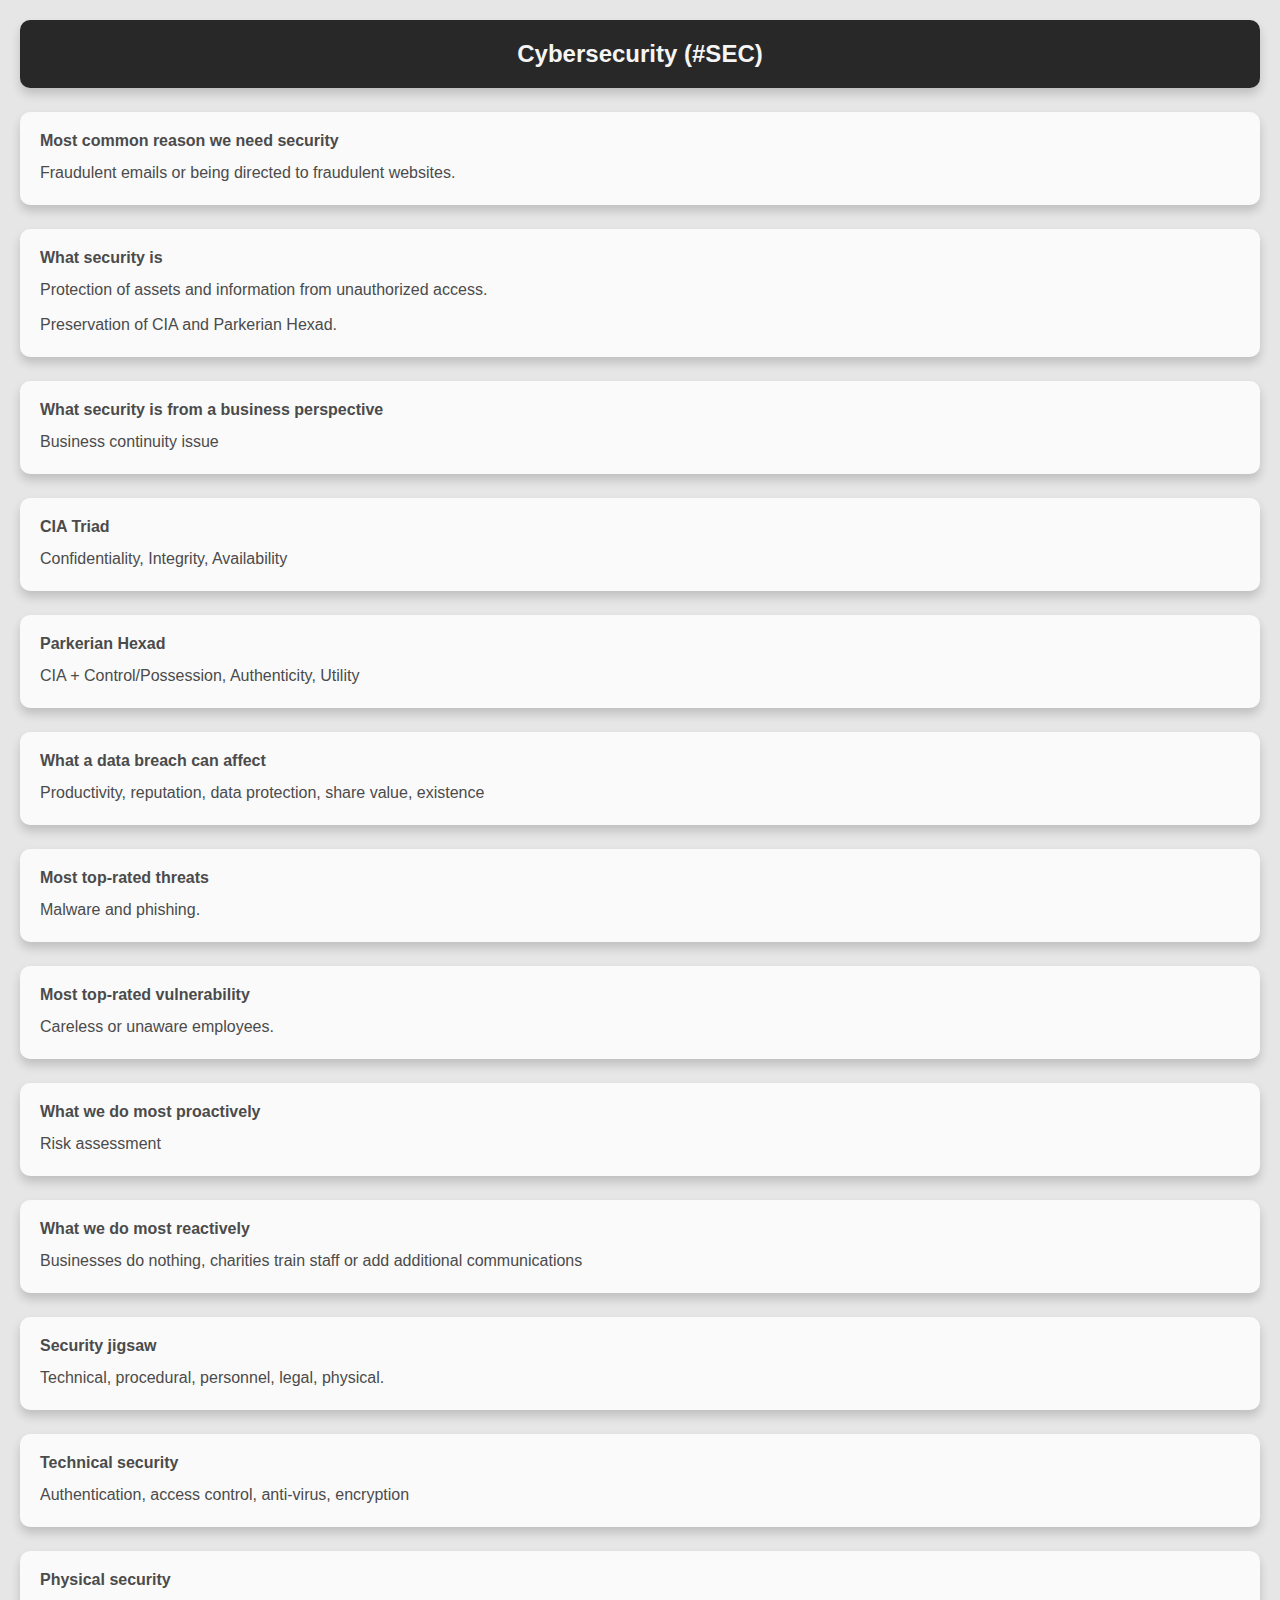
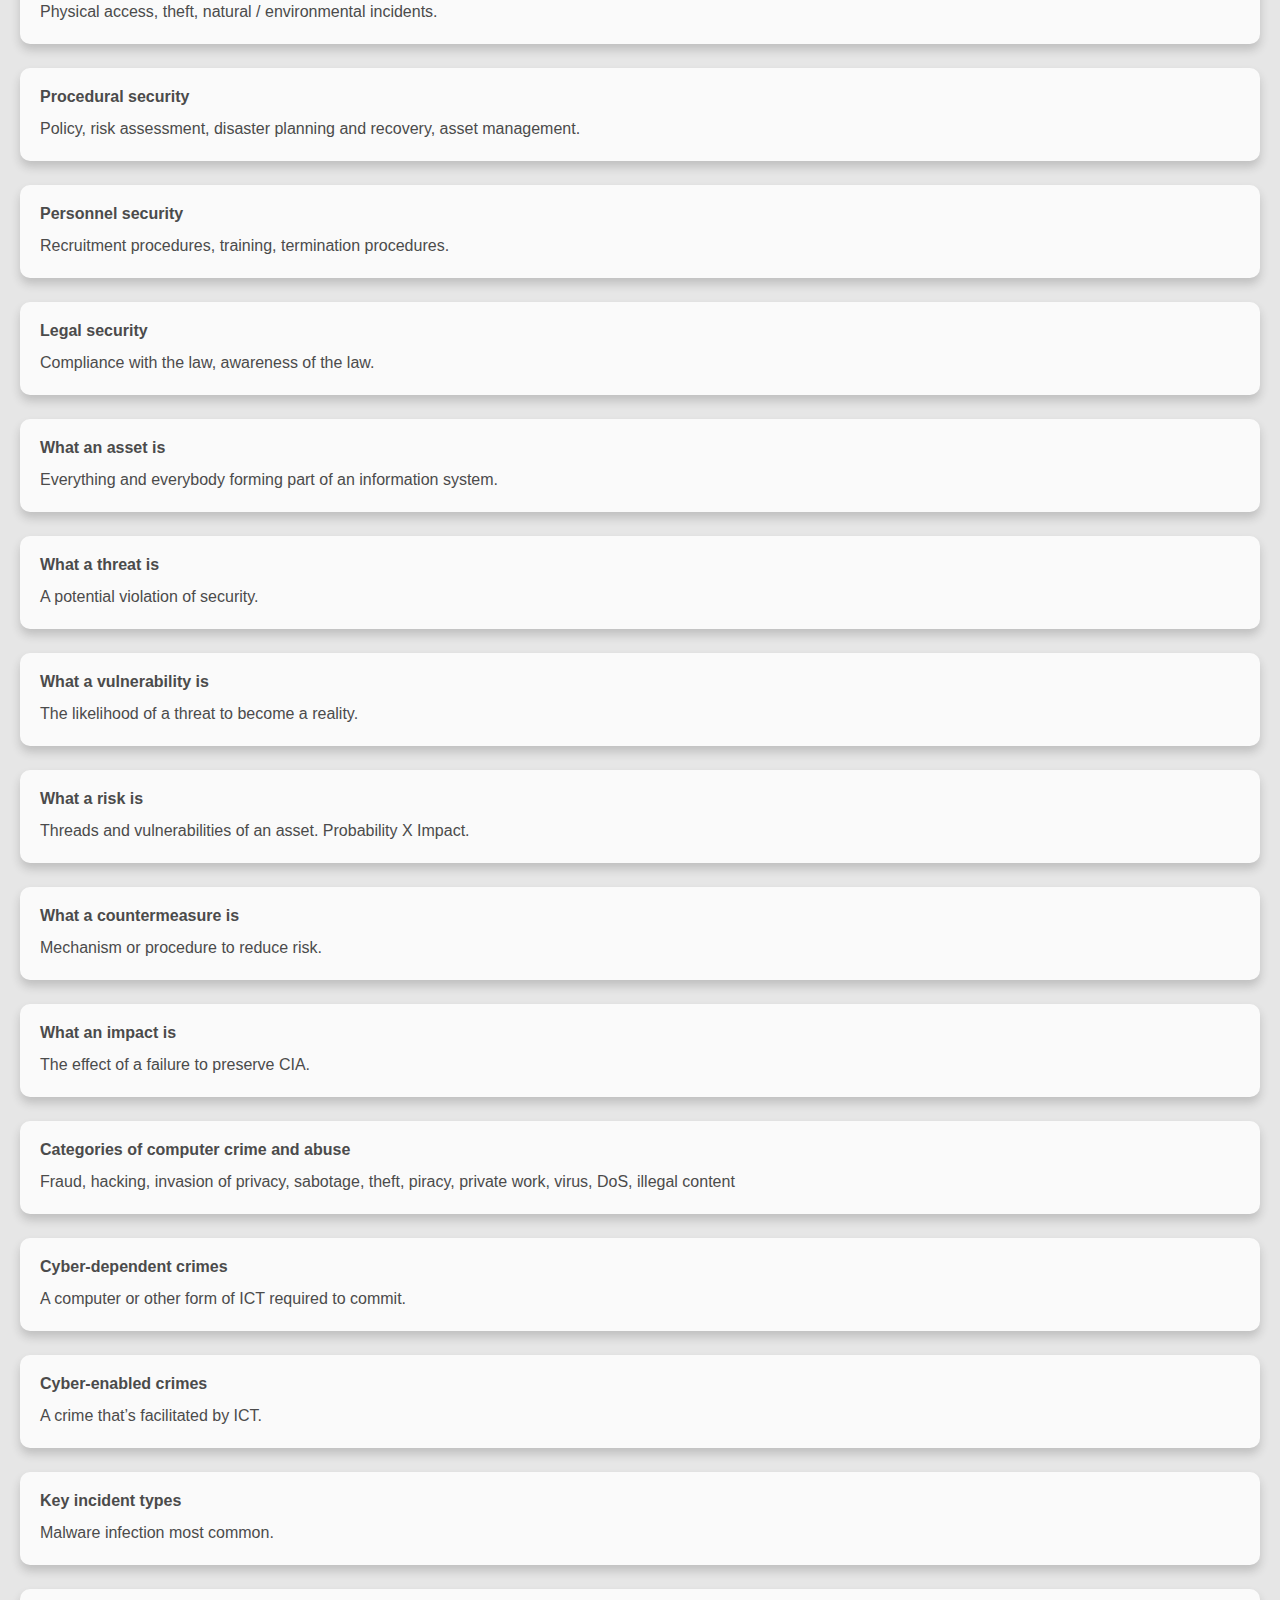
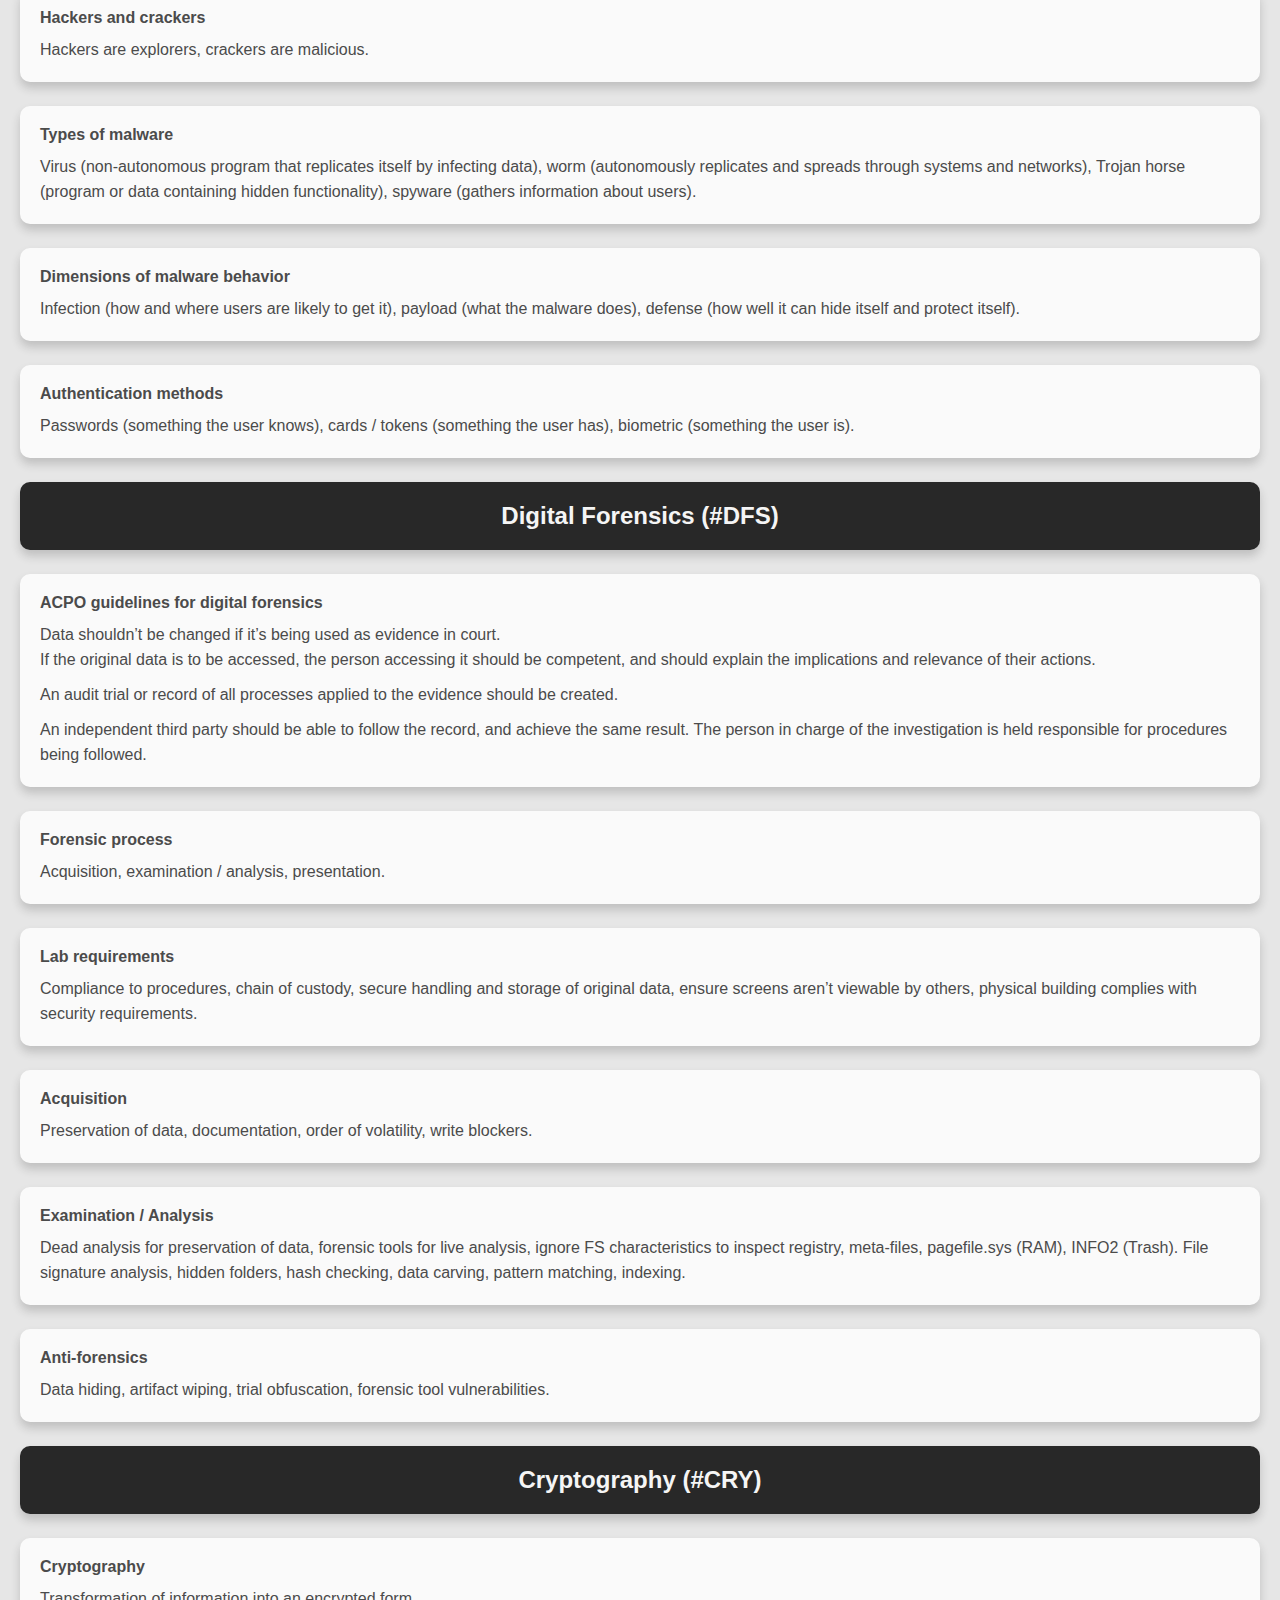
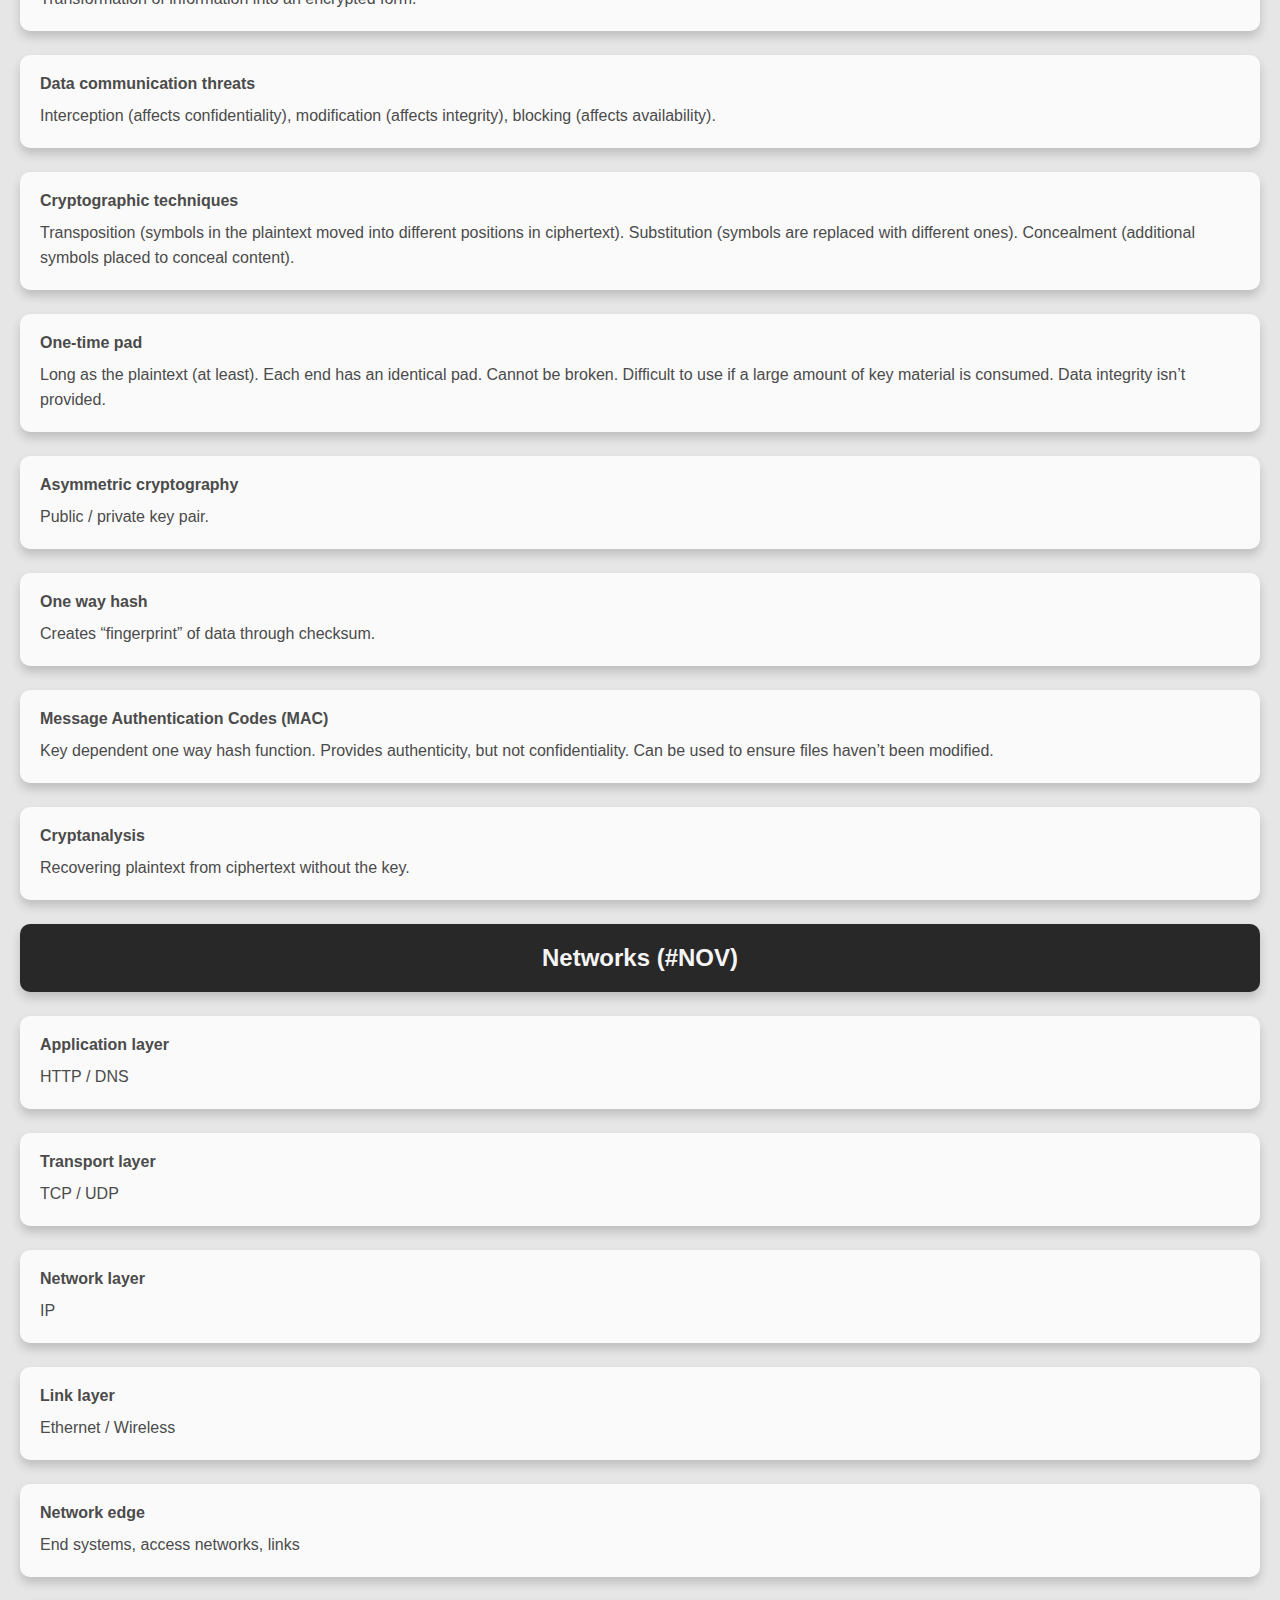
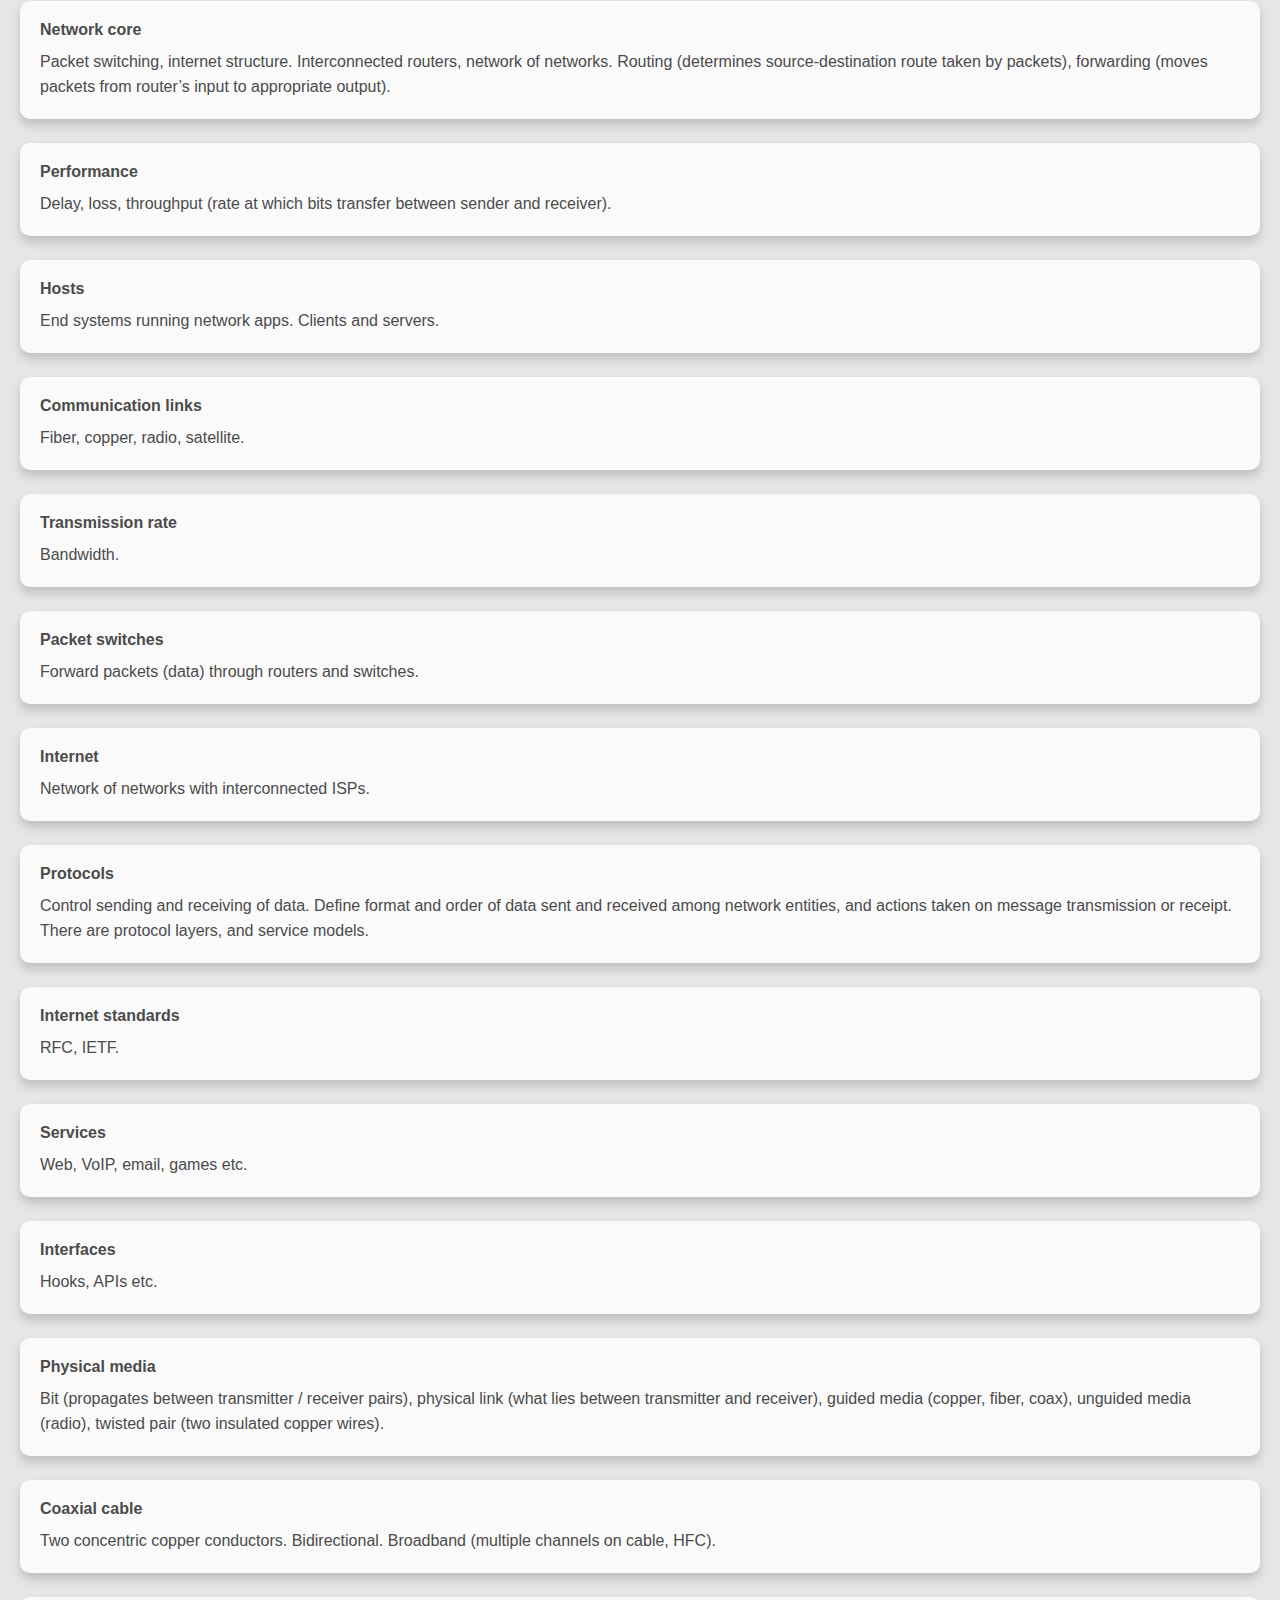
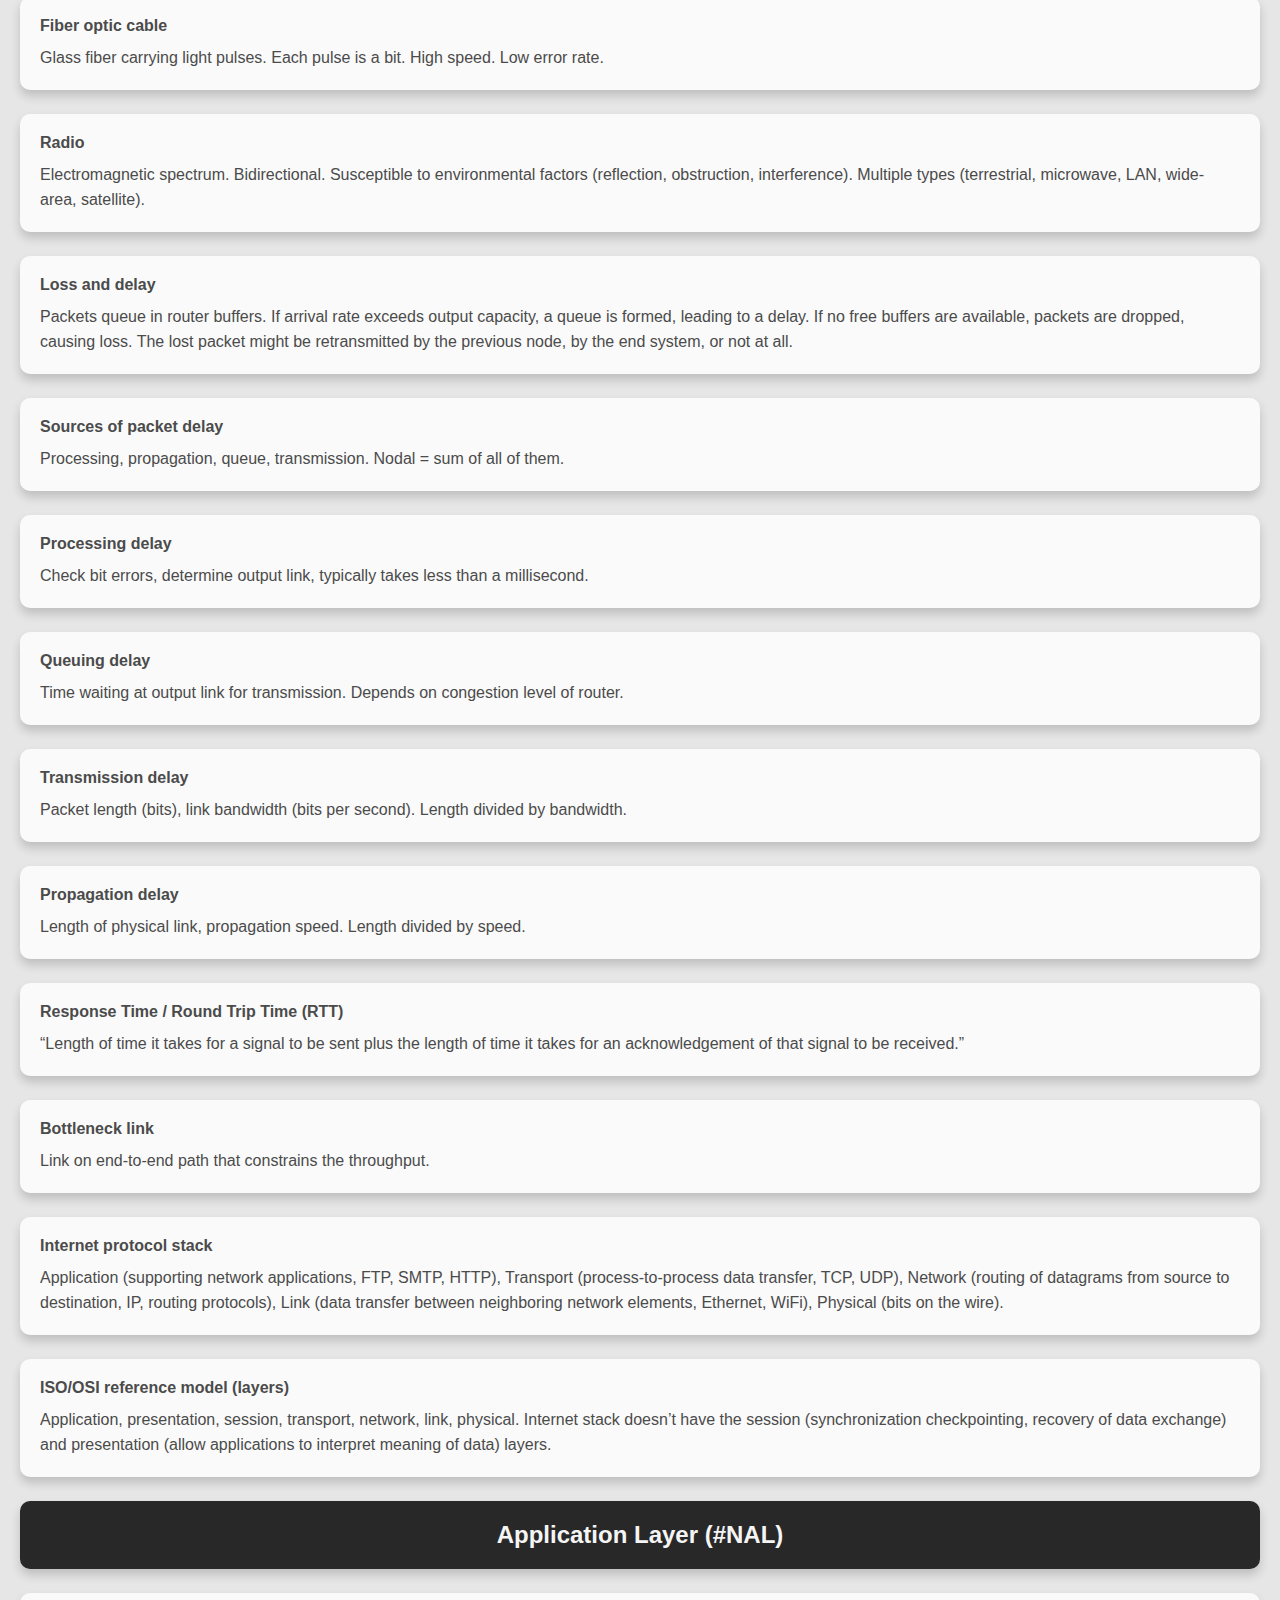
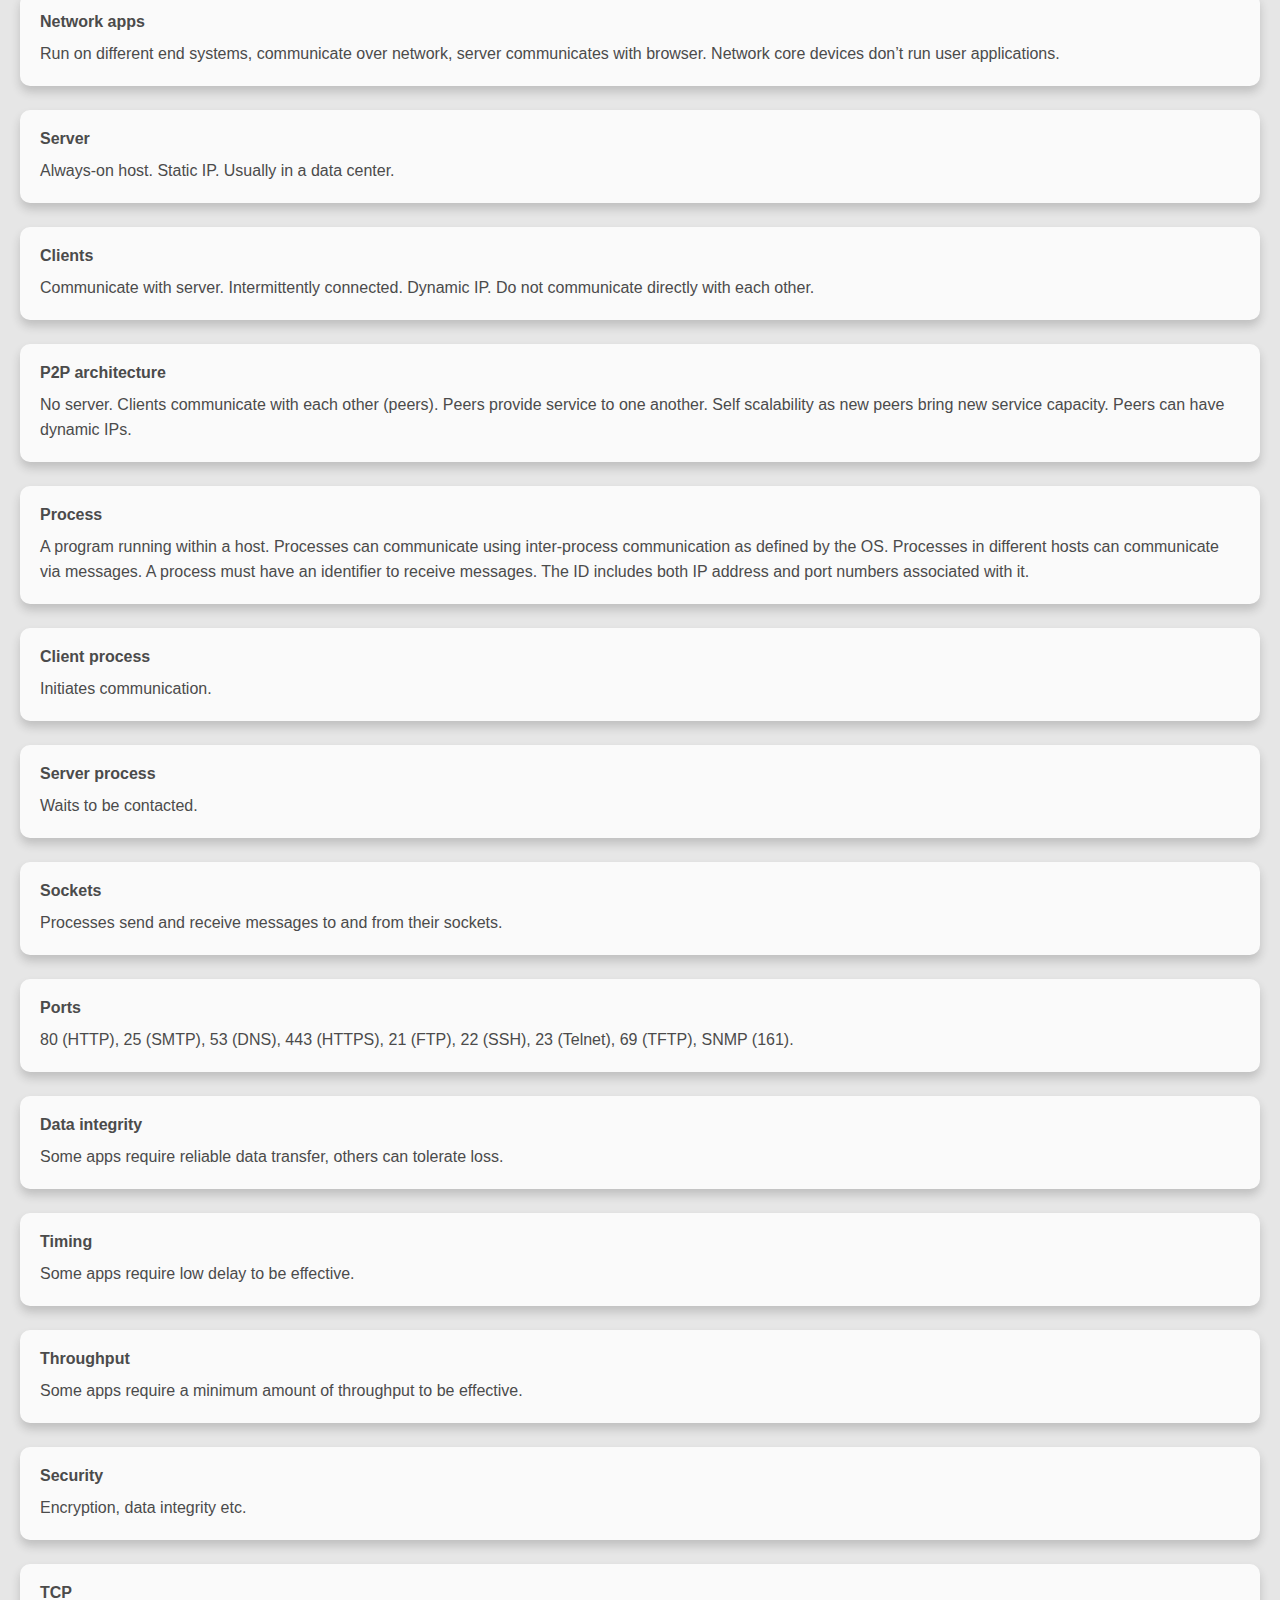
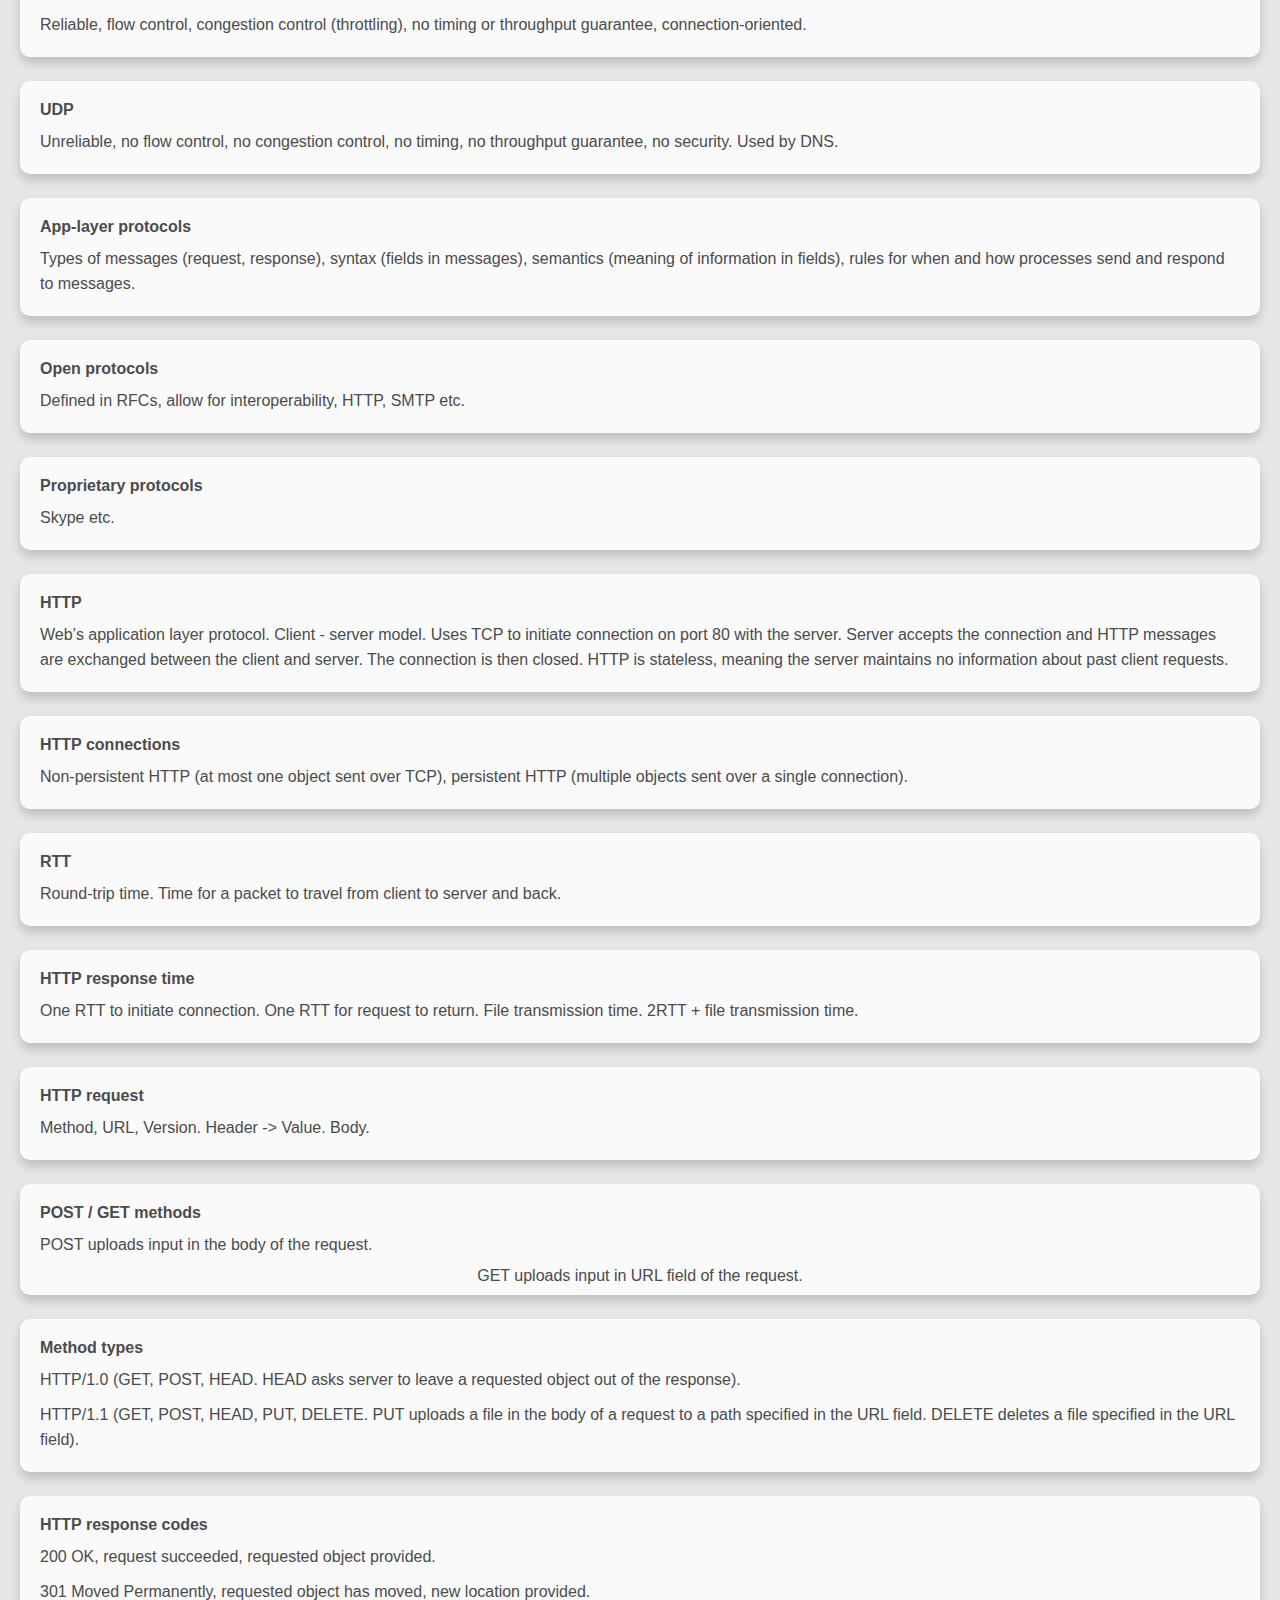
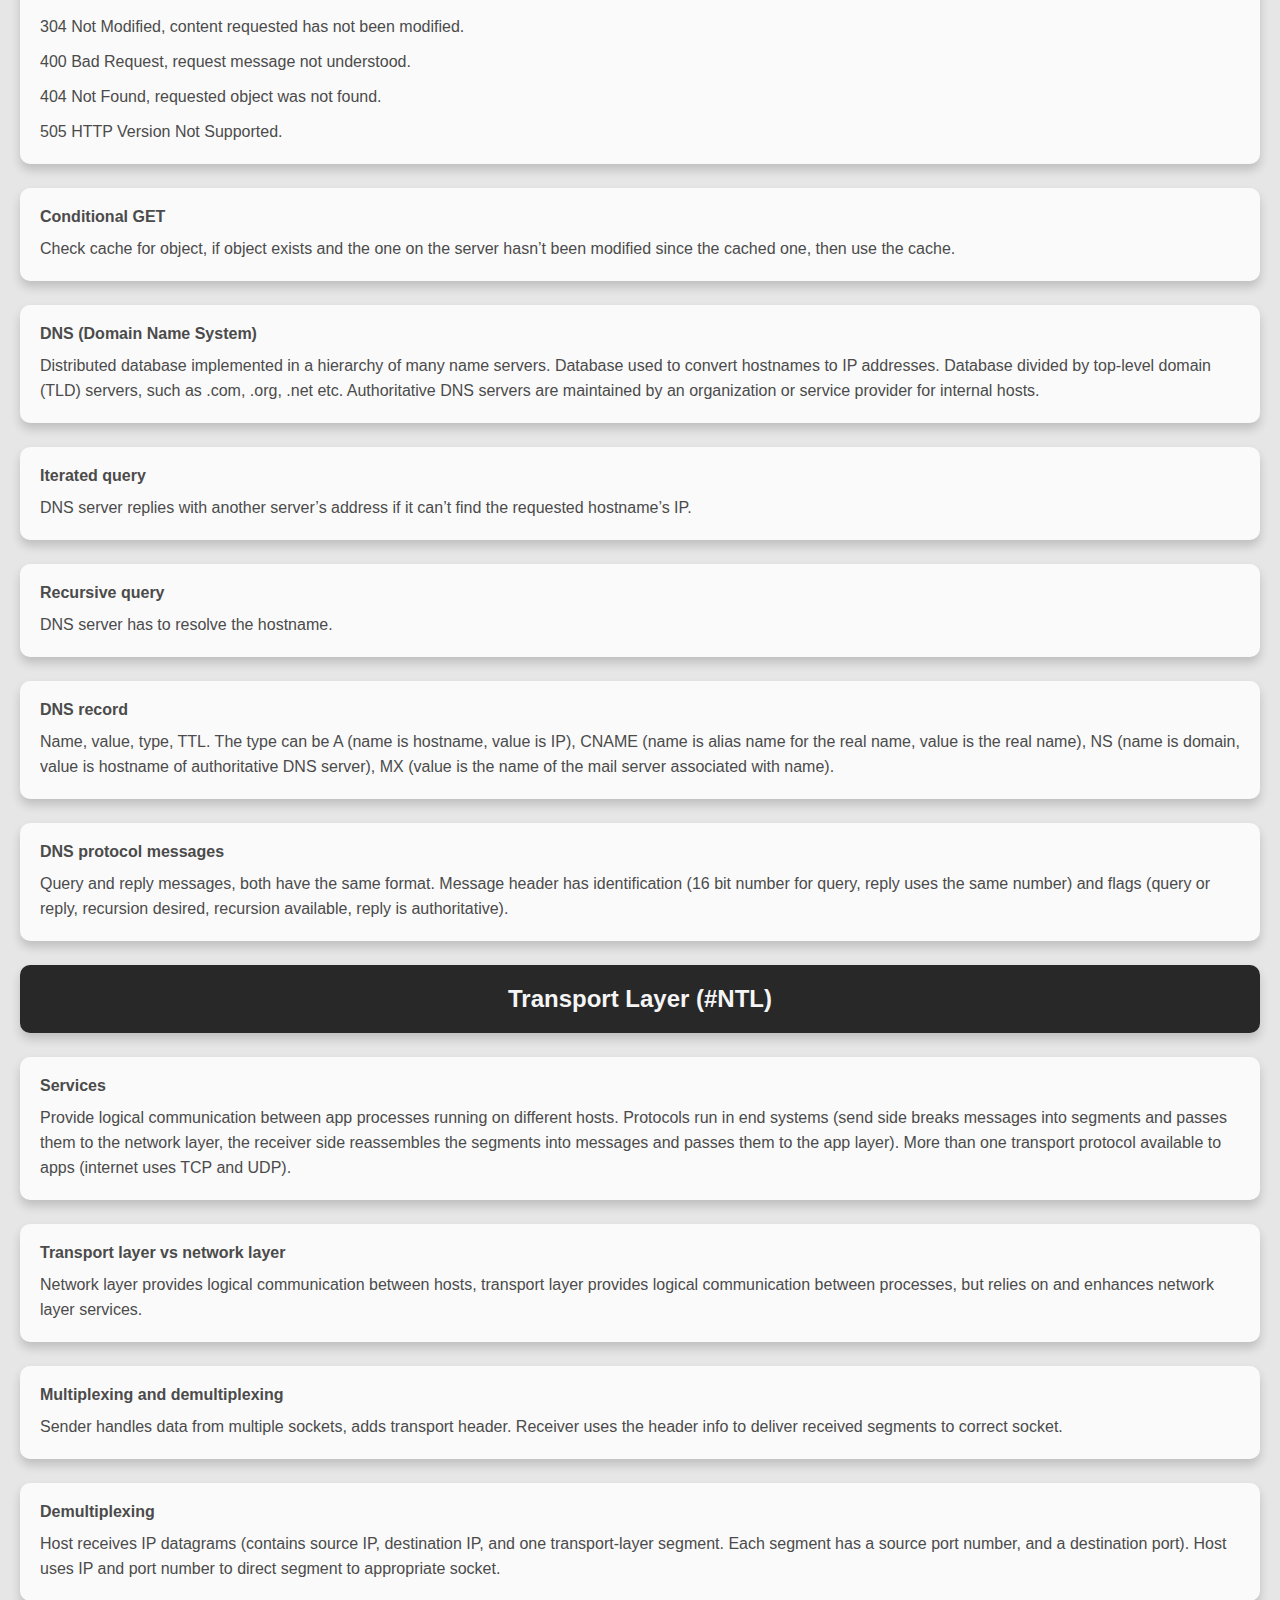
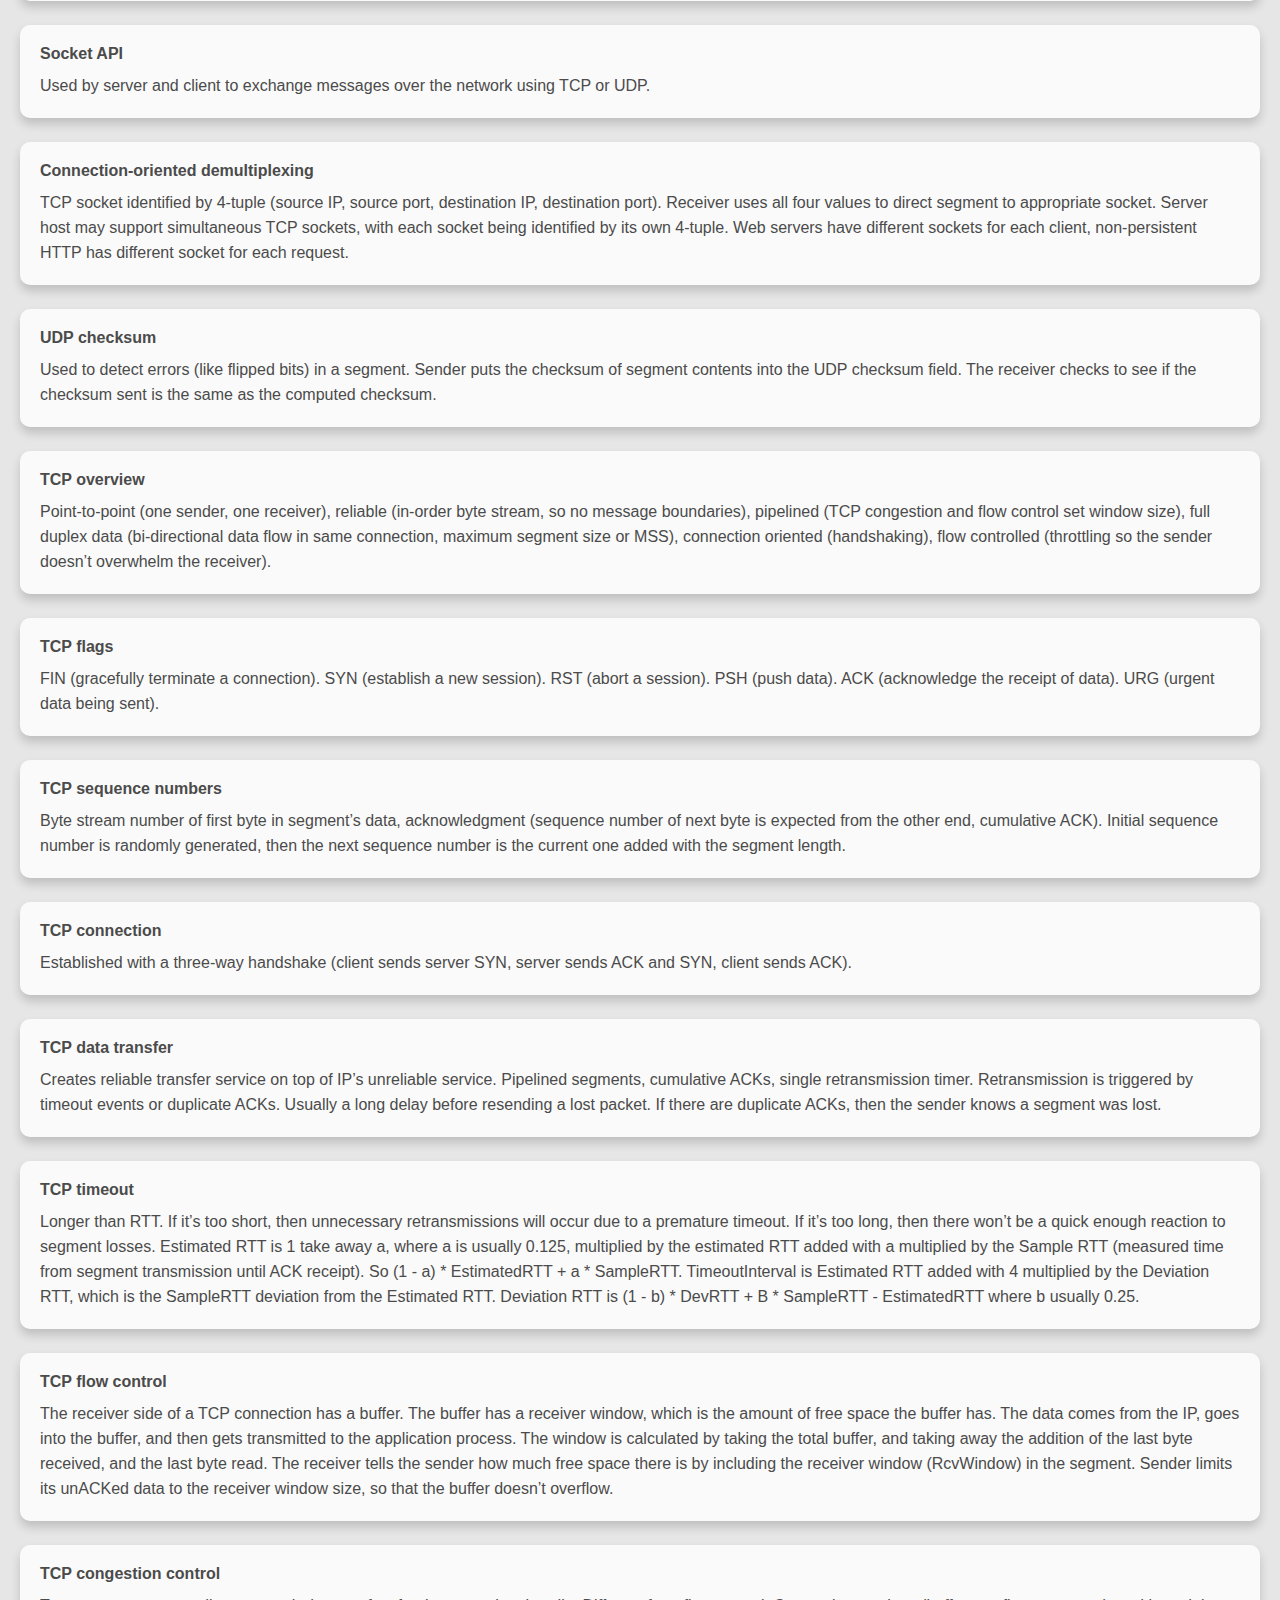
<file: SEC104 - September & October - Revision Notes.html>
<!DOCTYPE html>
<html>
	<head>
		<style>
			:root {
				--shadow-dark:0 6px 10px rgba(40,40,40,0.2);
				--shadow-darker:0 6px 10px rgba(40,40,40,0.4);
				--font-family:'Helvetica Neue', 'Lucida Grande', 'Tahoma', 'Verdana', 'Arial', sans-serif;
			}
			html {
				font-family:var(--font-family);
			}
			body {
				background:rgb(230,230,230);
				color:rgb(75,75,75);
				margin:0;
				padding:0;
				overflow:visible;
			}
			.wrapper {
				text-align:center;
				
			}
			.heading {
				display:inline-block;
				margin-bottom:20px;
				background:rgb(40,40,40);
				color:rgb(245,245,245);
				border-radius:10px;
				overflow:hidden;
				font-size:24px;
				font-weight:bold;
				padding:20px;
				width:calc(100% - 40px - 40px);
				box-shadow:var(--shadow-dark);
			}
			.heading:first-of-type {
				margin-top:20px;
			}
			.container {
				display:inline-block;
				margin-bottom:20px;
				background:rgb(250,250,250);
				border-radius:10px;
				overflow:hidden;
				padding:20px 20px 10px 20px;
				width:calc(100% - 40px - 40px);
				transition:box-shadow 0.25s;
				box-shadow:var(--shadow-dark);
			}
			.container:hover {
				box-shadow:var(--shadow-darker);
			}
			.title {
				display:block;
				font-weight:bold;
				text-align:left;
				margin-bottom:10px;
			}
			.description {
				display:block;
				text-align:left;
				margin-bottom:10px;
				line-height:25px;
			}
		</style>
		<meta name="viewport" content="width=device-width, initial-scale=1.0">
		<meta name="mobile-web-app-capable" content="yes">
		<meta name="theme-color" content="#141414">
		<title>SEC104 - September &amp; October - Revision Notes</title>
	</head>
	<body>	
		<div class="wrapper">
			<span class="heading">Cybersecurity (#SEC)</span>
			<div class="container">
				<span class="title">Most common reason we need security</span>
				<span class="description">Fraudulent emails or being directed to fraudulent websites.</span>
			</div>
			<div class="container">
				<span class="title">What security is</span>
				<span class="description">Protection of assets and information from unauthorized access.</span>
				<span class="description">Preservation of CIA and Parkerian Hexad.</span>
			</div>
			<div class="container">
				<span class="title">What security is from a business perspective</span>
				<span class="description">Business continuity issue</span>
			</div>
			<div class="container">
				<span class="title">CIA Triad</span>
				<span class="description">Confidentiality, Integrity, Availability</span>
			</div>
			<div class="container">
				<span class="title">Parkerian Hexad</span>
				<span class="description">CIA + Control/Possession, Authenticity, Utility</span>
			</div>
			<div class="container">
				<span class="title">What a data breach can affect</span>
				<span class="description">Productivity, reputation, data protection, share value, existence</span>
			</div>
			<div class="container">
				<span class="title">Most top-rated threats</span>
				<span class="description">Malware and phishing.</span>
			</div>
			<div class="container">
				<span class="title">Most top-rated vulnerability</span>
				<span class="description">Careless or unaware employees.</span>
			</div>
			<div class="container">
				<span class="title">What we do most proactively</span>
				<span class="description">Risk assessment</span>
			</div>
			<div class="container">
				<span class="title">What we do most reactively</span>
				<span class="description">Businesses do nothing, charities train staff or add additional communications</span>
			</div>
			<div class="container">
				<span class="title">Security jigsaw</span>
				<span class="description">Technical, procedural, personnel, legal, physical.</span>
			</div>
			<div class="container">
				<span class="title">Technical security</span>
				<span class="description">Authentication, access control, anti-virus, encryption</span>
			</div>
			<div class="container">
				<span class="title">Physical security</span>
				<span class="description">Physical access, theft, natural / environmental incidents.</span>
			</div>
			<div class="container">
				<span class="title">Procedural security</span>
				<span class="description">Policy, risk assessment, disaster planning and recovery, asset management.</span>
			</div>
			<div class="container">
				<span class="title">Personnel security</span>
				<span class="description">Recruitment procedures, training, termination procedures.</span>
			</div>
			<div class="container">
				<span class="title">Legal security</span>
				<span class="description">Compliance with the law, awareness of the law.</span>
			</div>
			<div class="container">
				<span class="title">What an asset is</span>
				<span class="description">Everything and everybody forming part of an information system.</span>
			</div>
			<div class="container">
				<span class="title">What a threat is</span>
				<span class="description">A potential violation of security.</span>
			</div>
			<div class="container">
				<span class="title">What a vulnerability is</span>
				<span class="description">The likelihood of a threat to become a reality.</span>
			</div>
			<div class="container">
				<span class="title">What a risk is</span>
				<span class="description">Threads and vulnerabilities of an asset. Probability X Impact.</span>
			</div>
			<div class="container">
				<span class="title">What a countermeasure is</span>
				<span class="description">Mechanism or procedure to reduce risk.</span>
			</div>
			<div class="container">
				<span class="title">What an impact is</span>
				<span class="description">The effect of a failure to preserve CIA.</span>
			</div>
			<div class="container">
				<span class="title">Categories of computer crime and abuse</span>
				<span class="description">Fraud, hacking, invasion of privacy, sabotage, theft, piracy, private work, virus, DoS, illegal content</span>
			</div>
			<div class="container">
				<span class="title">Cyber-dependent crimes</span>
				<span class="description">A computer or other form of ICT required to commit.</span>
			</div>
			<div class="container">
				<span class="title">Cyber-enabled crimes</span>
				<span class="description">A crime that’s facilitated by ICT.</span>
			</div>
			<div class="container">
				<span class="title">Key incident types</span>
				<span class="description">Malware infection most common.</span>
			</div>
			<div class="container">
				<span class="title">Hackers and crackers</span>
				<span class="description">Hackers are explorers, crackers are malicious.</span>
			</div>
			<div class="container">
				<span class="title">Types of malware</span>
				<span class="description">Virus (non-autonomous program that replicates itself by infecting data), worm (autonomously replicates and spreads through systems and networks), Trojan horse (program or data containing hidden functionality), spyware (gathers information about users).</span>
			</div>
			<div class="container">
				<span class="title">Dimensions of malware behavior</span>
				<span class="description">Infection (how and where users are likely to get it), payload (what the malware does), defense (how well it can hide itself and protect itself).</span>
			</div>
			<div class="container">
				<span class="title">Authentication methods</span>
				<span class="description">Passwords (something the user knows), cards / tokens (something the user has), biometric (something the user is).</span>
			</div>
			<span class="heading">Digital Forensics (#DFS)</span>
			<div class="container">
				<span class="title">ACPO guidelines for digital forensics</span>
				<span class="description">Data shouldn’t be changed if it’s being used as evidence in court.
				<span class="description">If the original data is to be accessed, the person accessing it should be competent, and should explain the implications and relevance of their actions.</span>
				<span class="description">An audit trial or record of all processes applied to the evidence should be created.</span>
				<span class="description">An independent third party should be able to follow the record, and achieve the same result. The person in charge of the investigation is held responsible for procedures being followed.</span>
			</div>
			<div class="container">
				<span class="title">Forensic process</span>
				<span class="description">Acquisition, examination / analysis, presentation.</span>
			</div>
			<div class="container">
				<span class="title">Lab requirements</span>
				<span class="description">Compliance to procedures, chain of custody, secure handling and storage of original data, ensure screens aren’t viewable by others, physical building complies with security requirements.</span>
			</div>
			<div class="container">
				<span class="title">Acquisition</span>
				<span class="description">Preservation of data, documentation, order of volatility, write blockers.</span>
			</div>
			<div class="container">
				<span class="title">Examination / Analysis</span>
				<span class="description">Dead analysis for preservation of data, forensic tools for live analysis, ignore FS characteristics to inspect registry, meta-files, pagefile.sys (RAM), INFO2 (Trash). File signature analysis, hidden folders, hash checking, data carving, pattern matching, indexing.</span>
			</div>
			<div class="container">
				<span class="title">Anti-forensics</span>
				<span class="description">Data hiding, artifact wiping, trial obfuscation, forensic tool vulnerabilities.</span>
			</div>
			<span class="heading">Cryptography (#CRY)</span>
			<div class="container">
				<span class="title">Cryptography</span>
				<span class="description">Transformation of information into an encrypted form.</span>
			</div>
			<div class="container">
				<span class="title">Data communication threats</span>
				<span class="description">Interception (affects confidentiality), modification (affects integrity), blocking (affects availability).</span>
			</div>
			<div class="container">
				<span class="title">Cryptographic techniques</span>
				<span class="description">Transposition (symbols in the plaintext moved into different positions in ciphertext). Substitution (symbols are replaced with different ones). Concealment (additional symbols placed to conceal content).</span>
			</div>
			<div class="container">
				<span class="title">One-time pad</span>
				<span class="description">Long as the plaintext (at least). Each end has an identical pad. Cannot be broken. Difficult to use if a large amount of key material is consumed. Data integrity isn’t provided.</span>
			</div>
			<div class="container">
				<span class="title">Asymmetric cryptography</span>
				<span class="description">Public / private key pair.</span>
			</div>
			<div class="container">
				<span class="title">One way hash</span>
				<span class="description">Creates “fingerprint” of data through checksum.</span>
			</div>
			<div class="container">
				<span class="title">Message Authentication Codes (MAC)</span>
				<span class="description">Key dependent one way hash function. Provides authenticity, but not confidentiality. Can be used to ensure files haven’t been modified. </span>
			</div>
			<div class="container">
				<span class="title">Cryptanalysis</span>
				<span class="description">Recovering plaintext from ciphertext without the key.</span>
			</div>
			<span class="heading">Networks (#NOV)</span>
			<div class="container">
				<span class="title">Application layer</span>
				<span class="description">HTTP / DNS</span>
			</div>
			<div class="container">
				<span class="title">Transport layer</span>
				<span class="description">TCP / UDP</span>
			</div>
			<div class="container">
				<span class="title">Network layer</span>
				<span class="description">IP</span>
			</div>
			<div class="container">
				<span class="title">Link layer</span>
				<span class="description">Ethernet / Wireless</span>
			</div>
			<div class="container">
				<span class="title">Network edge</span>
				<span class="description">End systems, access networks, links</span>
			</div>
			<div class="container">
				<span class="title">Network core</span>
				<span class="description">Packet switching, internet structure. Interconnected routers, network of networks. Routing (determines source-destination route taken by packets), forwarding (moves packets from router’s input to appropriate output).</span>
			</div>
			<div class="container">
				<span class="title">Performance</span>
				<span class="description">Delay, loss, throughput (rate at which bits transfer between sender and receiver).</span>
			</div>
			<div class="container">
				<span class="title">Hosts</span>
				<span class="description">End systems running network apps. Clients and servers.</span>
			</div>
			<div class="container">
				<span class="title">Communication links</span>
				<span class="description">Fiber, copper, radio, satellite.</span>
			</div>
			<div class="container">
				<span class="title">Transmission rate</span>
				<span class="description">Bandwidth.</span>
			</div>
			<div class="container">
				<span class="title">Packet switches</span>
				<span class="description">Forward packets (data) through routers and switches.</span>
			</div>
			<div class="container">
				<span class="title">Internet</span>
				<span class="description">Network of networks with interconnected ISPs.</span>
			</div>
			<div class="container">
				<span class="title">Protocols</span>
				<span class="description">Control sending and receiving of data. Define format and order of data sent and received among network entities, and actions taken on message transmission or receipt. There are protocol layers, and service models.</span>
			</div>
			<div class="container">
				<span class="title">Internet standards</span>
				<span class="description">RFC, IETF.</span>
			</div>
			<div class="container">
				<span class="title">Services</span>
				<span class="description">Web, VoIP, email, games etc.</span>
			</div>
			<div class="container">
				<span class="title">Interfaces</span>
				<span class="description">Hooks, APIs etc.</span>
			</div>
			<div class="container">
				<span class="title">Physical media</span>
				<span class="description">Bit (propagates between transmitter / receiver pairs), physical link (what lies between transmitter and receiver), guided media (copper, fiber, coax), unguided media (radio), twisted pair (two insulated copper wires).</span>
			</div>
			<div class="container">
				<span class="title">Coaxial cable</span>
				<span class="description">Two concentric copper conductors. Bidirectional. Broadband (multiple channels on cable, HFC). </span>
			</div>
			<div class="container">
				<span class="title">Fiber optic cable</span>
				<span class="description">Glass fiber carrying light pulses. Each pulse is a bit. High speed. Low error rate.</span>
			</div>
			<div class="container">
				<span class="title">Radio</span>
				<span class="description">Electromagnetic spectrum. Bidirectional. Susceptible to environmental factors (reflection, obstruction, interference). Multiple types (terrestrial, microwave, LAN, wide-area, satellite).</span>
			</div>
			<div class="container">
				<span class="title">Loss and delay</span>
				<span class="description">Packets queue in router buffers. If arrival rate exceeds output capacity, a queue is formed, leading to a delay. If no free buffers are available, packets are dropped, causing loss. The lost packet might be retransmitted by the previous node, by the end system, or not at all.</span>
			</div>
			<div class="container">
				<span class="title">Sources of packet delay</span>
				<span class="description">Processing, propagation, queue, transmission. Nodal = sum of all of them.</span>
			</div>
			<div class="container">
				<span class="title">Processing delay</span>
				<span class="description">Check bit errors, determine output link, typically takes less than a millisecond.</span>
			</div>
			<div class="container">
				<span class="title">Queuing delay</span>
				<span class="description">Time waiting at output link for transmission. Depends on congestion level of router.</span>
			</div>
			<div class="container">
				<span class="title">Transmission delay</span>
				<span class="description">Packet length (bits), link bandwidth (bits per second). Length divided by bandwidth.</span>
			</div>
			<div class="container">
				<span class="title">Propagation delay</span>
				<span class="description">Length of physical link, propagation speed. Length divided by speed.</span>
			</div>
			<div class="container">
				<span class="title">Response Time / Round Trip Time (RTT)</span>
				<span class="description">“Length of time it takes for a signal to be sent plus the length of time it takes for an acknowledgement of that signal to be received.”</span>
			</div>
			<div class="container">
				<span class="title">Bottleneck link</span>
				<span class="description">Link on end-to-end path that constrains the throughput.</span>
			</div>
			<div class="container">
				<span class="title">Internet protocol stack</span>
				<span class="description">Application (supporting network applications, FTP, SMTP, HTTP), Transport (process-to-process data transfer, TCP, UDP), Network (routing of datagrams from source to destination, IP, routing protocols), Link (data transfer between neighboring network elements, Ethernet, WiFi), Physical (bits on the wire).</span>
			</div>
			<div class="container">
				<span class="title">ISO/OSI reference model (layers)</span>
				<span class="description">Application, presentation, session, transport, network, link, physical. Internet stack doesn’t have the session (synchronization checkpointing, recovery of data exchange) and presentation (allow applications to interpret meaning of data) layers.</span>
			</div>
			<span class="heading">Application Layer (#NAL)</span>
			<div class="container">
				<span class="title">Network apps</span>
				<span class="description">Run on different end systems, communicate over network, server communicates with browser. Network core devices don’t run user applications.</span>
			</div>
			<div class="container">
				<span class="title">Server</span>
				<span class="description">Always-on host. Static IP. Usually in a data center. </span>
			</div>
			<div class="container">
				<span class="title">Clients</span>
				<span class="description">Communicate with server. Intermittently connected. Dynamic IP. Do not communicate directly with each other.</span>
			</div>
			<div class="container">
				<span class="title">P2P architecture</span>
				<span class="description">No server. Clients communicate with each other (peers). Peers provide service to one another. Self scalability as new peers bring new service capacity. Peers can have dynamic IPs. </span>
			</div>
			<div class="container">
				<span class="title">Process</span>
				<span class="description">A program running within a host. Processes can communicate using inter-process communication as defined by the OS. Processes in different hosts can communicate via messages. A process must have an identifier to receive messages. The ID includes both IP address and port numbers associated with it. </span>
			</div>
			<div class="container">
				<span class="title">Client process</span>
				<span class="description">Initiates communication.</span>
			</div>
			<div class="container">
				<span class="title">Server process</span>
				<span class="description">Waits to be contacted.</span>
			</div>
			<div class="container">
				<span class="title">Sockets</span>
				<span class="description">Processes send and receive messages to and from their sockets.</span>
			</div>
			<div class="container">
				<span class="title">Ports</span>
				<span class="description">80 (HTTP), 25 (SMTP), 53 (DNS), 443 (HTTPS), 21 (FTP), 22 (SSH), 23 (Telnet), 69 (TFTP), SNMP (161).</span>
			</div>
			<div class="container">
				<span class="title">Data integrity</span>
				<span class="description">Some apps require reliable data transfer, others can tolerate loss. </span>
			</div>
			<div class="container">
				<span class="title">Timing</span>
				<span class="description">Some apps require low delay to be effective.</span>
			</div>
			<div class="container">
				<span class="title">Throughput</span>
				<span class="description">Some apps require a minimum amount of throughput to be effective.</span>
			</div>
			<div class="container">
				<span class="title">Security</span>
				<span class="description">Encryption, data integrity etc.</span>
			</div>
			<div class="container">
				<span class="title">TCP</span>
				<span class="description">Reliable, flow control, congestion control (throttling), no timing or throughput guarantee, connection-oriented.</span>
			</div>
			<div class="container">
				<span class="title">UDP</span>
				<span class="description">Unreliable, no flow control, no congestion control, no timing, no throughput guarantee, no security. Used by DNS.</span>
			</div>
			<div class="container">
				<span class="title">App-layer protocols</span>
				<span class="description">Types of messages (request, response), syntax (fields in messages), semantics (meaning of information in fields), rules for when and how processes send and respond to messages.</span>
			</div>
			<div class="container">
				<span class="title">Open protocols</span>
				<span class="description">Defined in RFCs, allow for interoperability, HTTP, SMTP etc.</span>
			</div>
			<div class="container">
				<span class="title">Proprietary protocols</span>
				<span class="description">Skype etc.</span>
			</div>
			<div class="container">
				<span class="title">HTTP</span>
				<span class="description">Web’s application layer protocol. Client - server model. Uses TCP to initiate connection on port 80 with the server. Server accepts the connection and HTTP messages are exchanged between the client and server. The connection is then closed. HTTP is stateless, meaning the server maintains no information about past client requests. </span>
			</div>
			<div class="container">
				<span class="title">HTTP connections</span>
				<span class="description">Non-persistent HTTP (at most one object sent over TCP), persistent HTTP (multiple objects sent over a single connection).</span>
			</div>
			<div class="container">
				<span class="title">RTT</span>
				<span class="description">Round-trip time. Time for a packet to travel from client to server and back.</span>
			</div>
			<div class="container">
				<span class="title">HTTP response time</span>
				<span class="description">One RTT to initiate connection. One RTT for request to return. File transmission time. 2RTT + file transmission time.</span>
			</div>
			<div class="container">
				<span class="title">HTTP request</span>
				<span class="description">Method, URL, Version. Header -> Value. Body.</span>
			</div>
			<div class="container">
				<span class="title">POST / GET methods</span>
				<span class="description">POST uploads input in the body of the request.</span>
			GET uploads input in URL field of the request.
			</div>
			<div class="container">
				<span class="title">Method types</span>
				<span class="description">HTTP/1.0 (GET, POST, HEAD. HEAD asks server to leave a requested object out of the response).</span>
				<span class="description">HTTP/1.1 (GET, POST, HEAD, PUT, DELETE. PUT uploads a file in the body of a request to a path specified in the URL field. DELETE deletes a file specified in the URL field).</span>
			</div>
			<div class="container">
				<span class="title">HTTP response codes</span>
				<span class="description">200 OK, request succeeded, requested object provided.</span>
				<span class="description">301 Moved Permanently, requested object has moved, new location provided.</span>
				<span class="description">304 Not Modified, content requested has not been modified.</span>
				<span class="description">400 Bad Request, request message not understood.</span>
				<span class="description">404 Not Found, requested object was not found.</span>
				<span class="description">505 HTTP Version Not Supported.</span>
			</div>
			<div class="container">
				<span class="title">Conditional GET</span>
				<span class="description">Check cache for object, if object exists and the one on the server hasn’t been modified since the cached one, then use the cache.</span>
			</div>
			<div class="container">
				<span class="title">DNS (Domain Name System)</span>
				<span class="description">Distributed database implemented in a hierarchy of many name servers. Database used to convert hostnames to IP addresses. Database divided by top-level domain (TLD) servers, such as .com, .org, .net etc. Authoritative DNS servers are maintained by an organization or service provider for internal hosts.</span>
			</div>
			<div class="container">
				<span class="title">Iterated query</span>
				<span class="description">DNS server replies with another server’s address if it can’t find the requested hostname’s IP.</span>
			</div>
			<div class="container">
				<span class="title">Recursive query</span>
				<span class="description">DNS server has to resolve the hostname.</span>
			</div>
			<div class="container">
				<span class="title">DNS record</span>
				<span class="description">Name, value, type, TTL. The type can be A (name is hostname, value is IP), CNAME (name is alias name for the real name, value is the real name), NS (name is domain, value is hostname of authoritative DNS server), MX (value is the name of the mail server associated with name).</span>
			</div>
			<div class="container">
				<span class="title">DNS protocol messages</span>
				<span class="description">Query and reply messages, both have the same format. Message header has identification (16 bit number for query, reply uses the same number) and flags (query or reply, recursion desired, recursion available, reply is authoritative).</span>
			</div>
			<span class="heading">Transport Layer (#NTL)</span>
			<div class="container">
				<span class="title">Services</span>
				<span class="description">Provide logical communication between app processes running on different hosts. Protocols run in end systems (send side breaks messages into segments and passes them to the network layer, the receiver side reassembles the segments into messages and passes them to the app layer). More than one transport protocol available to apps (internet uses TCP and UDP).</span>
			</div>
			<div class="container">
				<span class="title">Transport layer vs network layer</span>
				<span class="description">Network layer provides logical communication between hosts, transport layer provides logical communication between processes, but relies on and enhances network layer services.</span>
			</div>
			<div class="container">
				<span class="title">Multiplexing and demultiplexing</span>
				<span class="description">Sender handles data from multiple sockets, adds transport header. Receiver uses the header info to deliver received segments to correct socket.</span>
			</div>
			<div class="container">
				<span class="title">Demultiplexing</span>
				<span class="description">Host receives IP datagrams (contains source IP, destination IP, and one transport-layer segment. Each segment has a source port number, and a destination port). Host uses IP and port number to direct segment to appropriate socket.</span>
			</div>
			<div class="container">
				<span class="title">Socket API</span>
				<span class="description">Used by server and client to exchange messages over the network using TCP or UDP.</span>
			</div>
			<div class="container">
				<span class="title">Connection-oriented demultiplexing</span>
				<span class="description">TCP socket identified by 4-tuple (source IP, source port, destination IP, destination port). Receiver uses all four values to direct segment to appropriate socket. Server host may support simultaneous TCP sockets, with each socket being identified by its own 4-tuple. Web servers have different sockets for each client, non-persistent HTTP has different socket for each request.</span>
			</div>
			<div class="container">
				<span class="title">UDP checksum</span>
				<span class="description">Used to detect errors (like flipped bits) in a segment. Sender puts the checksum of segment contents into the UDP checksum field. The receiver checks to see if the checksum sent is the same as the computed checksum.</span>
			</div>
			<div class="container">
				<span class="title">TCP overview</span>
				<span class="description">Point-to-point (one sender, one receiver), reliable (in-order byte stream, so no message boundaries), pipelined (TCP congestion and flow control set window size), full duplex data (bi-directional data flow in same connection, maximum segment size or MSS), connection oriented (handshaking), flow controlled (throttling so the sender doesn’t overwhelm the receiver).</span>
			</div>
			<div class="container">
				<span class="title">TCP flags</span>
				<span class="description">FIN (gracefully terminate a connection). SYN (establish a new session). RST (abort a session). PSH (push data). ACK (acknowledge the receipt of data). URG (urgent data being sent).</span>
			</div>
			<div class="container">
				<span class="title">TCP sequence numbers</span>
				<span class="description">Byte stream number of first byte in segment’s data, acknowledgment (sequence number of next byte is expected from the other end, cumulative ACK). Initial sequence number is randomly generated, then the next sequence number is the current one added with the segment length.</span>
			</div>
			<div class="container">
				<span class="title">TCP connection</span>
				<span class="description">Established with a three-way handshake (client sends server SYN, server sends ACK and SYN, client sends ACK).</span>
			</div>
			<div class="container">
				<span class="title">TCP data transfer</span>
				<span class="description">Creates reliable transfer service on top of IP’s unreliable service. Pipelined segments, cumulative ACKs, single retransmission timer. Retransmission is triggered by timeout events or duplicate ACKs. Usually a long delay before resending a lost packet. If there are duplicate ACKs, then the sender knows a segment was lost.</span>
			</div>
			<div class="container">
				<span class="title">TCP timeout</span>
				<span class="description">Longer than RTT. If it’s too short, then unnecessary retransmissions will occur due to a premature timeout. If it’s too long, then there won’t be a quick enough reaction to segment losses. Estimated RTT is 1 take away a, where a is usually 0.125, multiplied by the estimated RTT added with a multiplied by the Sample RTT (measured time from segment transmission until ACK receipt). So (1 - a) * EstimatedRTT + a * SampleRTT. TimeoutInterval is Estimated RTT added with 4 multiplied by the Deviation RTT, which is the SampleRTT  deviation from the Estimated RTT. Deviation RTT is (1 - b) * DevRTT + B * SampleRTT - EstimatedRTT where b usually 0.25.</span>
			</div>
			<div class="container">
				<span class="title">TCP flow control</span>
				<span class="description">The receiver side of a TCP connection has a buffer. The buffer has a receiver window, which is the amount of free space the buffer has. The data comes from the IP, goes into the buffer, and then gets transmitted to the application process. The window is calculated by taking the total buffer, and taking away the addition of the last byte received, and the last byte read. The receiver tells the sender how much free space there is by including the receiver window (RcvWindow) in the segment. Sender limits its unACKed data to the receiver window size, so that the buffer doesn’t overflow.</span>
			</div>
			<div class="container">
				<span class="title">TCP congestion control</span>
				<span class="description">Too many sources sending too much data too fast for the network to handle. Different from flow control. Causes lost packets (buffer overflow at routers), and long delays (queuing in router buffers). There are two approaches to congestion control; additive increase (increase congestion window by 1 maximum segment size every RTT until loss is detected), and multiplicative decrease (cut congestion window in half after loss). Sender limits transmission. </span>
			</div>
			<div class="container">
				<span class="title">TCP sending rate</span>
				<span class="description">Send congestion window bytes, wait RTT for ACKs, then send more bytes. So the rate is the congestion window divided by the RTT, and it’s measured in bytes per second.</span>
			</div>
			<div class="container">
				<span class="title">TCP slow start</span>
				<span class="description">When a connection is established, increase the rate exponentially until a segment is lost. Initially, the congestion window would be 1 maximum segment size, which is then doubled every RTT, which is done by incrementing the congestion window for every ACK received. So the initial rate is slow, but ramps up exponentially fast. It’s an aggressive approach. There is a threshold, and on a timeout, it equals the congestion window divided by 2. When the congestion window is bigger than or equal to the threshold, then congestion avoidance kicks in and the congestion window grows linearly. This is a more conservative approach. </span>
			</div>
		</div>
	</body>
</html>
</file>
<file: assets/css/light.css>
:root {
	--shadow-dark:0 6px 10px rgba(40,40,40,0.2);
	--shadow-darker:0 6px 10px rgba(40,40,40,0.4);
	--font-family:'Helvetica Neue', 'Lucida Grande', 'Tahoma', 'Verdana', 'Arial', sans-serif;
}
html {
	font-family:var(--font-family);
}
body {
	background:rgb(230,230,230);
	color:rgb(75,75,75);
	margin:0;
	padding:0;
	overflow:visible;
}
a {
	text-decoration:none;
	color:rgb(0,125,255);
}
.noselect {
	-webkit-touch-callout:none;
	-webkit-user-select:none;
	-khtml-user-select:none;
	-moz-user-select:none;
	-ms-user-select:none;
	user-select:none;
}
.hidden {
	display:none !important;
}

.cards-wrapper {
	font-size:0;
	padding-top:20px;
	width:100%;
	height:auto;
	display:block;
}
.card {
	display:inline-block;
	width:calc(33.3333% - 40px - 27px);
	padding:20px;
	margin:0 0 20px 20px;
	float:left;
	height:80px;
	background:rgb(250,250,250);
	transition:box-shadow 0.25s;
	box-shadow:var(--shadow-dark);
	vertical-align:top;
	overflow:hidden;
	cursor:pointer;
	border-radius:10px;
}
.card:hover {
	box-shadow:var(--shadow-darker);
}
.back-icon, .help-icon, .edit-icon {
	width:48px;
	height:48px;
	padding:11px;
	margin-left:20px;
	background:rgb(40,40,40);
	fill:rgb(245,245,245);
	border-radius:10px;
	display:inline-block;
	vertical-align:top;
	cursor:pointer;
	transition:background 0.25s, box-shadow 0.25s;
	box-shadow:var(--shadow-dark);
}
.back-icon:hover, .help-icon:hover, .edit-icon:hover {
	background:rgb(20,20,20);
	box-shadow:var(--shadow-darker);
}
.edit-icon.active {
	fill:rgb(240,100,50);
}
.card-divider {
	display:inline-block;
	vertical-align:top;
	margin:0 0 20px 20px;
	background:rgb(40,40,40);
	color:rgb(245,245,245);
	border-radius:10px;
	overflow:hidden;
	font-size:24px;
	text-align:center;
	font-weight:bold;
	line-height:70px;
	padding:0;
	width:calc(100% - 40px);
	box-shadow:var(--shadow-dark);
}
.card-divider.one-icon {
	width:calc(100% - 40px - 20px - 70px);
}
.card-title {
	font-size:18px;
	display:block;
	width:100%;
	font-weight:bold;
	color:rgb(75,75,75);
}
.card-subtitle {
	font-size:14px;
	display:block;
	width:100%;
	margin-top:10px;
	color:rgb(75,75,75);
}

.notes-wrapper {
	padding-top:20px;
}
.notes-heading, .notes-search {
	display:inline-block;
	vertical-align:top;
	margin:0 0 20px 20px;
	background:rgb(40,40,40);
	color:rgb(245,245,245);
	border-radius:10px;
	overflow:hidden;
	font-size:24px;
	text-align:center;
	border:none;
	outline:none;
	font-weight:bold;
	line-height:70px;
	padding:0 10px 0 10px;
	overflow:hidden;
	white-space:nowrap;
	text-overflow:ellipsis;
	width:calc(100% - 40px - 20px);
	box-shadow:var(--shadow-dark);
}
.notes-heading.one-icon {
	width:calc(100% - 40px - 20px - 70px - 20px);
	margin:0 0 20px 16px;
}
.notes-heading.two-icons {
	width:calc(100% - 40px - 20px - 70px - 70px - 26px - 20px);
	margin:0 0 20px 16px;
}
.notes-container {
	display:inline-block;
	margin:0 0 20px 20px;
	background:rgb(250,250,250);
	border-radius:10px;
	overflow:hidden;
	padding:20px 20px 10px 20px;
	width:calc(100% - 40px - 40px);
	transition:box-shadow 0.25s;
	box-shadow:var(--shadow-dark);
}
.notes-title {
	display:block;
	font-weight:bold;
	text-align:left;
	margin-bottom:10px;
	color:rgb(75,75,75);
}
.notes-description, .notes-wrapper pre {
	display:block;
	text-align:left;
	font-weight:normal;
	font-size:16px;
	margin-bottom:10px;
	line-height:25px;
	color:rgb(75,75,75);
	border-radius:5px;
	transition:background 0.25s;
}
.notes-wrapper pre {
	border-style:solid;
	border-color:rgb(75,75,75);
	border-width:2px;
	border-radius:10px;
	padding:20px;
}
.notes-description:hover {
	background:none !important;
}
.notes-container img {
	display:block;
	margin:10px auto 10px auto;
	border-style:solid;
	border-color:rgb(75,75,75);
	border-width:2px;
	border-radius:10px;
}
.notes-wrapper iframe {
	width:calc(100% - 40px - 4px);
	height:900px;
	outline:none;
	border-style:solid;
	border-color:rgb(75,75,75);
	border-width:2px;
	border-radius:10px;
	margin:0 auto 20px auto;
	display:block;
	overflow:hidden;
}
.overlay {
	position:absolute;
	z-index:99;
	top:0;
	left:0;
	width:100%;
	height:100%;
	background:rgba(0,0,0,0.9);
	font-size:24px;
	font-weight:bold;
	color:rgb(245,245,245);
	outline:none;
	border:none;
}
</file>
<file: assets/css/resize.css>
@media screen and (max-width:800px) {
	.card {
		width:calc(50% - 40px - 31px);
	}
}
@media screen and (max-width:480px) {
	.card {
		width:calc(100% - 40px - 40px);
	}
}
</file>
